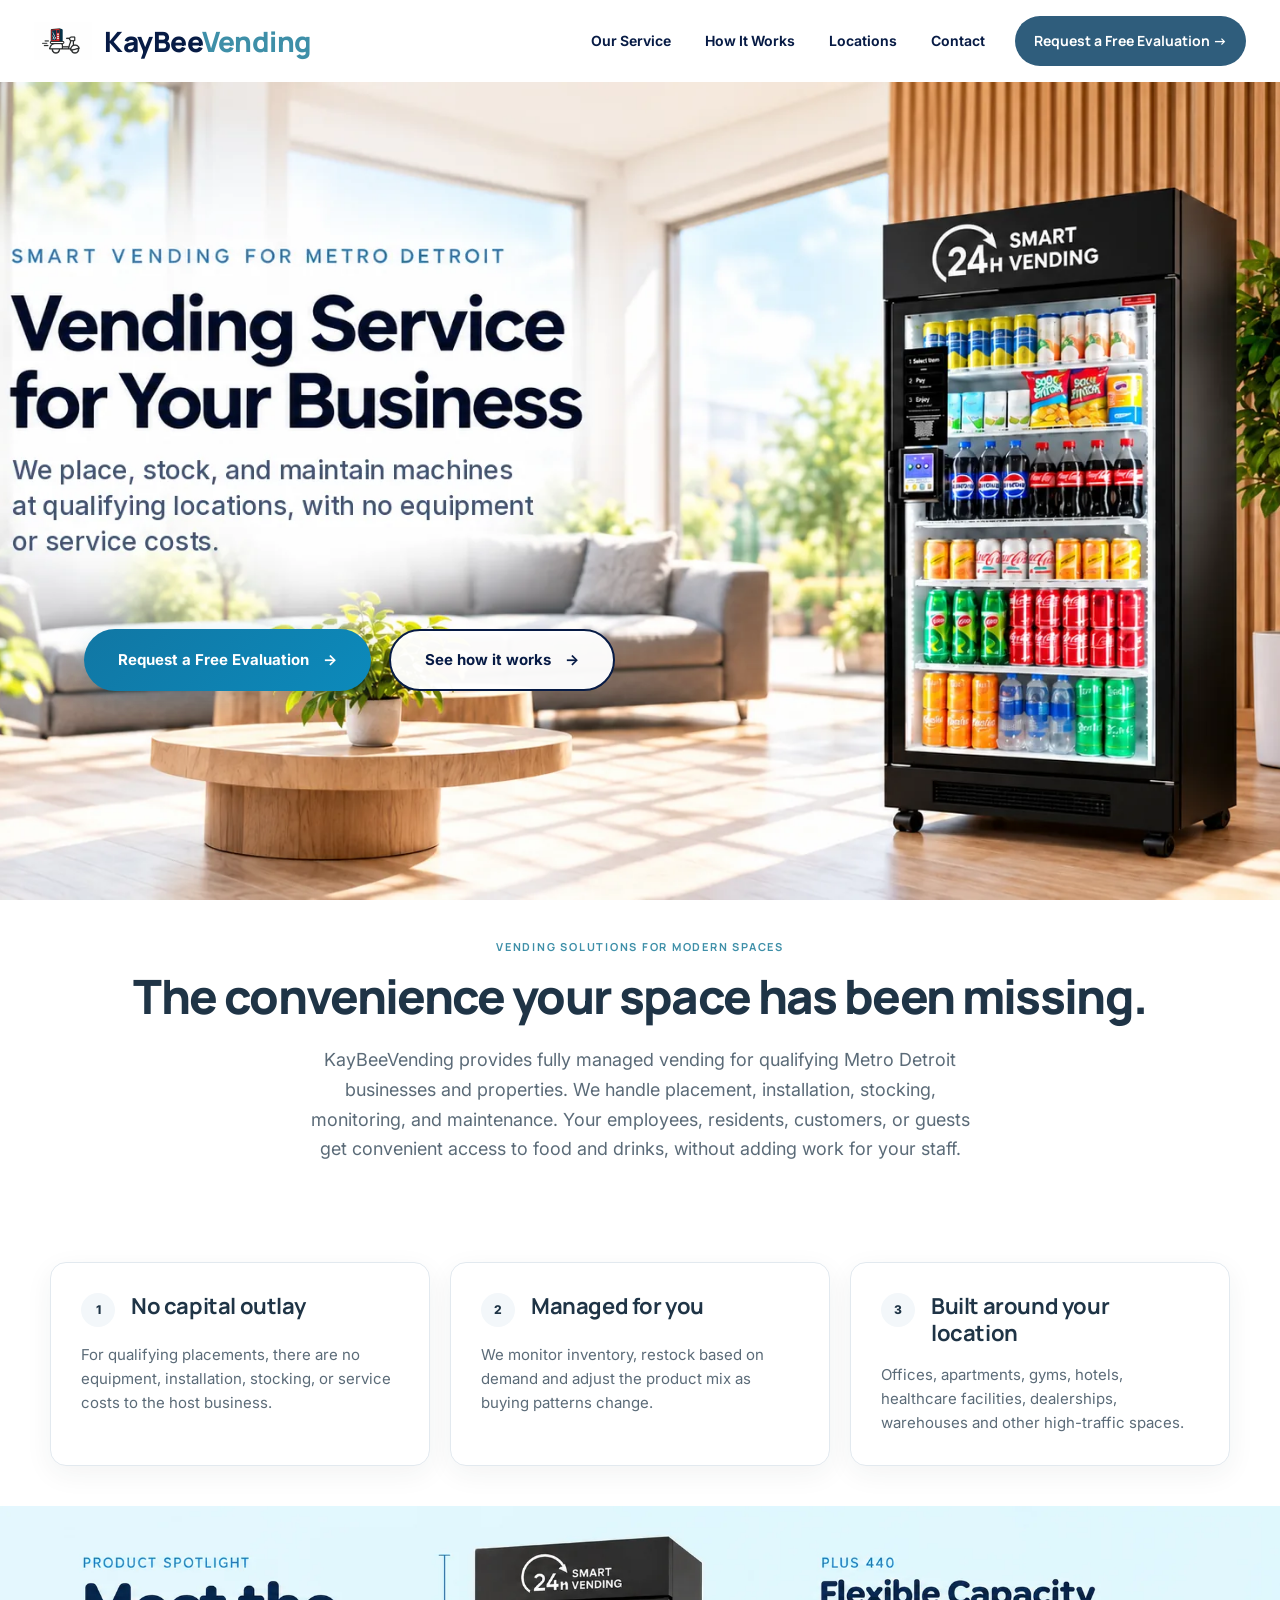
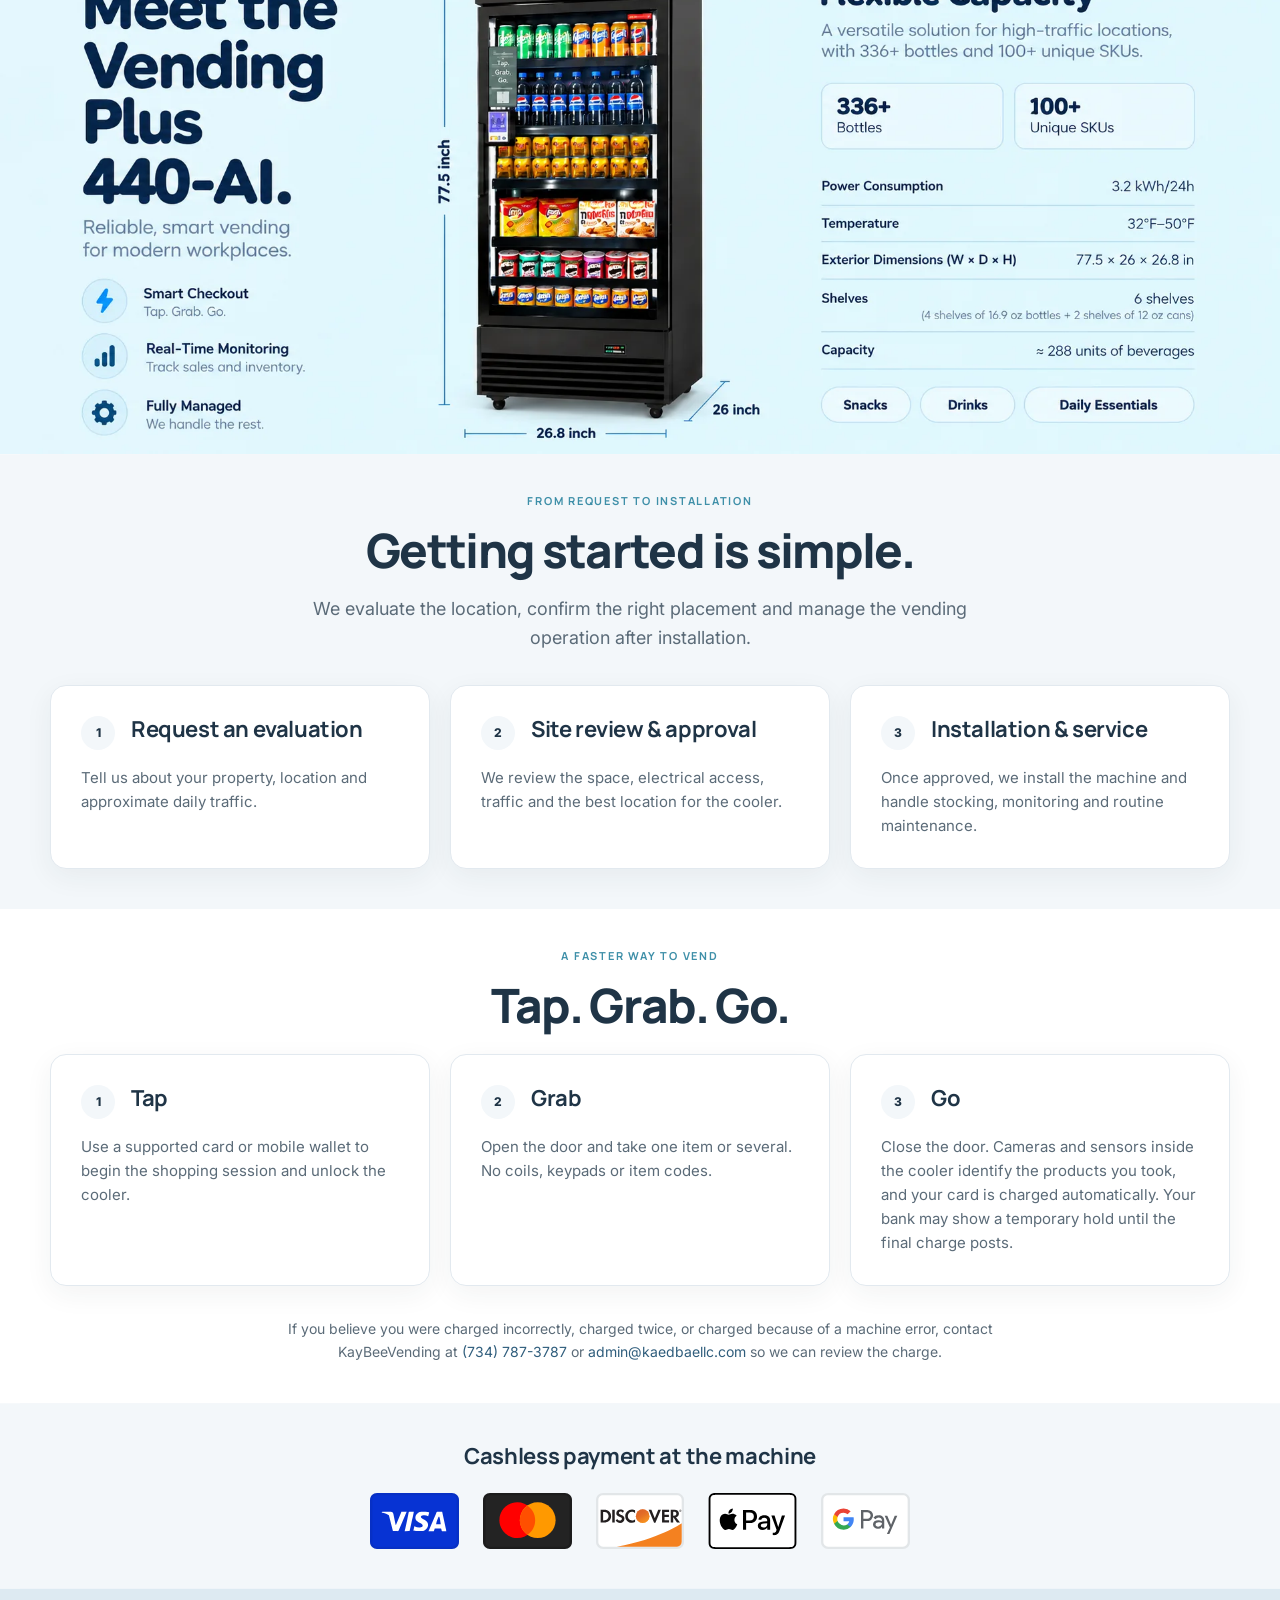
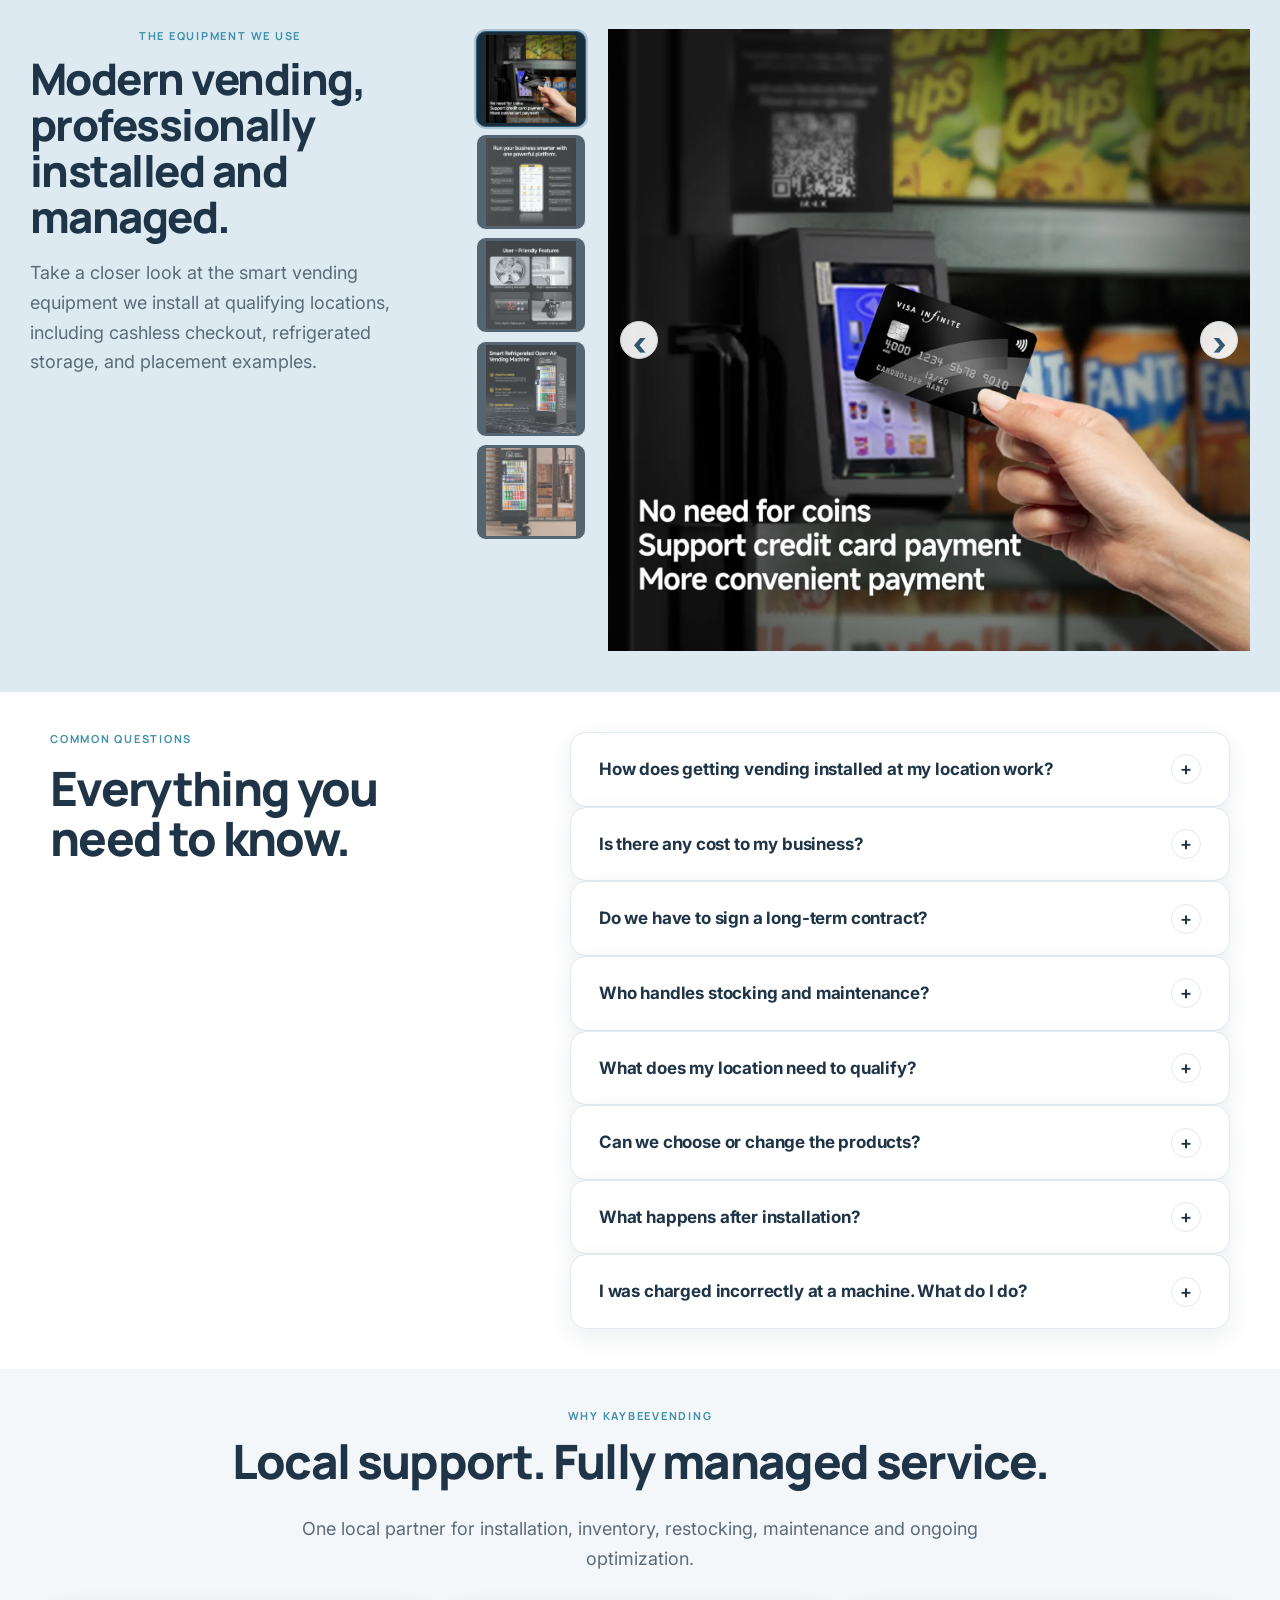
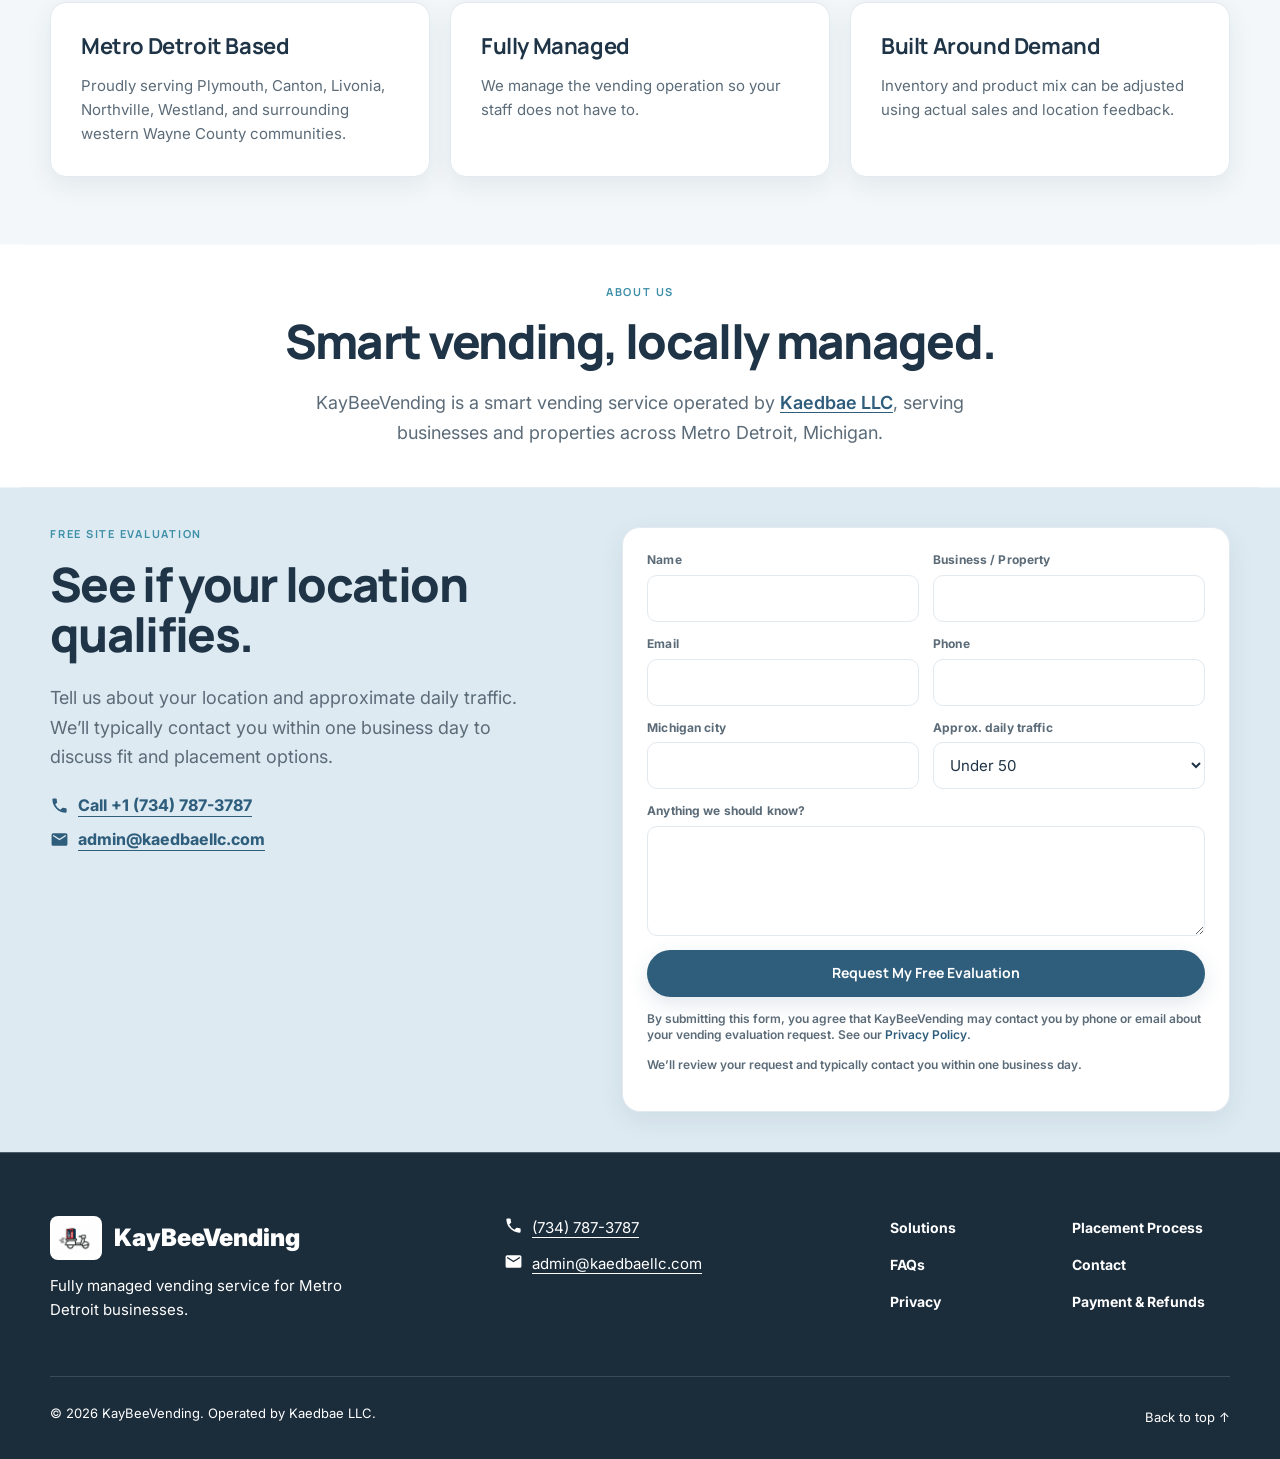
<file: index.html>
<!doctype html>
<html lang="en">
<head>
<meta charset="utf-8">
<meta name="viewport" content="width=device-width,initial-scale=1">
<title>Vending Machine Service in Metro Detroit | KayBeeVending</title>
<link rel="icon" type="image/png" href="assets/favicon.png">
<meta name="description" content="Fully managed smart vending for Metro Detroit businesses. We install, stock, and maintain vending coolers with no equipment or service costs to the host. Request a free evaluation.">
<link rel="canonical" href="https://kaybeevending.com/">
<meta property="og:title" content="Vending Machine Service in Metro Detroit | KayBeeVending">
<meta property="og:description" content="Fully managed smart vending for Metro Detroit businesses. We install, stock, and maintain vending coolers with no equipment or service costs to the host. Request a free evaluation.">
<meta property="og:type" content="website">
<meta property="og:url" content="https://kaybeevending.com/">
<meta property="og:image" content="https://kaybeevending.com/assets/plus440-machine-app.png">
<meta name="twitter:card" content="summary_large_image">
<script type="application/ld+json">
{
  "@context": "https://schema.org",
  "@type": "LocalBusiness",
  "name": "KayBeeVending",
  "legalName": "Kaedbae LLC",
  "url": "https://kaybeevending.com/",
  "logo": "https://kaybeevending.com/assets/kaybeevending-logo.png",
  "image": "https://kaybeevending.com/assets/plus440-machine-app.png",
  "telephone": "+1-734-787-3787",
  "email": "admin@kaedbaellc.com",
  "address": {
    "@type": "PostalAddress",
    "addressLocality": "Plymouth",
    "addressRegion": "MI",
    "addressCountry": "US"
  },
  "areaServed": [
    {"@type":"City","name":"Plymouth, Michigan"},
    {"@type":"City","name":"Canton, Michigan"},
    {"@type":"City","name":"Livonia, Michigan"},
    {"@type":"City","name":"Northville, Michigan"},
    {"@type":"City","name":"Westland, Michigan"},
    {"@type":"City","name":"Wayne, Michigan"},
    {"@type":"City","name":"Garden City, Michigan"},
    {"@type":"City","name":"Redford, Michigan"},
    {"@type":"City","name":"Dearborn Heights, Michigan"},
    {"@type":"City","name":"Romulus, Michigan"},
    {"@type":"City","name":"Belleville, Michigan"}
  ],
  "description": "Fully managed smart vending for Metro Detroit businesses. We install, stock, and maintain vending coolers with no equipment or service costs to the host. Request a free evaluation."
}
</script>
<link rel="preconnect" href="https://fonts.googleapis.com">
<link rel="preconnect" href="https://fonts.gstatic.com" crossorigin>
<link href="https://fonts.googleapis.com/css2?family=Inter:wght@400;500;600;700&family=Manrope:wght@600;700;800&display=swap" rel="stylesheet">
<link rel="stylesheet" href="styles.css?v=20260926-hero7">
<link rel="stylesheet" href="hero-reference.css?v=20260926-04">
<style id="hero-image-only-fix">
  /* Reference-matched top fold: header + hero fill one desktop viewport. */
  .sr-only{
    position:absolute !important;
    width:1px !important;
    height:1px !important;
    padding:0 !important;
    margin:-1px !important;
    overflow:hidden !important;
    clip:rect(0,0,0,0) !important;
    white-space:nowrap !important;
    border:0 !important;
  }
  .contact-bar{
    display:none !important;
  }

  .nav{
    height:82px !important;
    min-height:82px !important;
    padding-top:0 !important;
    padding-bottom:0 !important;
    background:#fff !important;
  }

  .hero-image-only{
    position:relative;
    display:block;
    width:100%;
    height:calc(100vh - 82px);
    height:calc(100dvh - 82px);
    min-height:0;
    max-height:none;
    margin:0;
    padding:0;
    overflow:hidden;
    background:#fff;
  }

  .hero-image-only picture{
    display:block;
    width:100%;
    height:100%;
    margin:0;
    padding:0;
  }

  .hero-image-only img{
    display:block;
    width:100%;
    height:100%;
    max-width:none;
    object-fit:cover;
    object-position:center center;
    margin:0;
    padding:0;
  }

  .hero-image-buttons{
    position:absolute;
    left:6.55%;
    bottom:25.5%;
    display:flex;
    gap:18px;
    z-index:3;
    align-items:center;
    flex-wrap:wrap;
  }

  .hero-overlay-btn{
    display:inline-flex;
    align-items:center;
    justify-content:center;
    gap:14px;
    min-height:62px;
    padding:0 34px;
    border-radius:999px;
    font-family:Inter,sans-serif;
    font-size:15px;
    font-weight:700;
    text-decoration:none;
    white-space:nowrap;
    transition:transform .18s ease,opacity .18s ease;
  }

  .hero-overlay-btn:hover{
    transform:translateY(-1px);
    opacity:.94;
  }

  .hero-overlay-btn.primary{
    background:linear-gradient(135deg,#1177a4,#0c8abb);
    color:#fff;
    border:0;
    box-shadow:0 8px 24px rgba(17,119,164,.18);
  }

  .hero-overlay-btn.secondary{
    background:rgba(255,255,255,.96);
    color:#071b45;
    border:2px solid #071b45;
  }

  @media (max-width:700px){
    .nav{
      min-height:68px !important;
    }

    .hero-image-only{
      width:100%;
      max-width:none;
      height:174vw;
      min-height:0;
      max-height:none;
      overflow:hidden;
    }

    .hero-image-only picture,
    .hero-image-only img{
      width:100%;
      max-width:none;
      height:auto;
      object-fit:initial;
      object-position:initial;
    }

    .hero-image-buttons{
      left:9.5%;
      right:9.5%;
      bottom:2.2%;
      display:grid;
      grid-template-columns:1fr;
      gap:12px;
    }

    .hero-overlay-btn{
      width:100%;
      min-height:56px;
      padding:0 20px;
      font-size:16px;
    }
  }

  @media (max-width:430px){
    .hero-image-only{
      height:174vw !important;
      min-height:0 !important;
      max-height:174vw !important;
      overflow:hidden !important;
    }

    .hero-image-only picture{
      display:block !important;
      height:100% !important;
      overflow:hidden !important;
    }

    .hero-image-only img{
      display:block !important;
      width:100% !important;
      height:auto !important;
      max-width:none !important;
    }

    .hero-image-buttons{
      left:8.5%;
      right:8.5%;
      bottom:12% !important;
    }

    .hero-overlay-btn{
      min-height:54px;
      font-size:15px;
    }
  }
</style>

<style id="phone-hero-final-crop">
  @media (max-width:700px){
    .hero-image-only{
      height:calc(100svh - 68px) !important;
      min-height:0 !important;
      max-height:calc(100svh - 68px) !important;
      overflow:hidden !important;
      position:relative !important;
    }
    .hero-image-only picture{
      display:block !important;
      width:100% !important;
      height:100% !important;
      overflow:hidden !important;
    }
    .hero-image-only picture img{
      display:block !important;
      width:100% !important;
      height:100% !important;
      max-width:none !important;
      object-fit:cover !important;
      object-position:center 58% !important;
    }
    .hero-image-buttons{
      left:8.5% !important;
      right:8.5% !important;
      bottom:3.5% !important;
      gap:10px !important;
    }
    .hero-overlay-btn{
      min-height:50px !important;
    }
  }
</style>

<style id="sticky-navigation">
  /* Keep the main navigation visible while scrolling on desktop and phone. */
  .nav{
    position:sticky !important;
    top:0 !important;
    z-index:5000 !important;
    background:#fff !important;
  }

  @media (max-width:700px){
    .nav{
      position:sticky !important;
      top:0 !important;
      z-index:5000 !important;
    }
  }
</style>
<style id="equipment-carousel-sizing">
  /* "The equipment we use" carousel: main image area up to 860 x 835, contained, never cropped.
     Scales down proportionally on smaller screens. Thumbnails keep their size. */
  #kbEquipmentCarousel #kbEquipmentStage{
    position:relative !important;
    width:100% !important;
    max-width:860px !important;
    height:auto !important;
    min-height:0 !important;
    max-height:none !important;
    aspect-ratio:860 / 835 !important;
    margin:0 auto !important;
    align-self:start !important;
    display:flex !important;
    align-items:center !important;
    justify-content:center !important;
    overflow:hidden !important;
  }
  #kbEquipmentCarousel #kbEquipmentImageWrap{
    position:relative !important;
    width:100% !important;
    height:100% !important;
    display:flex !important;
    align-items:center !important;
    justify-content:center !important;
  }
  #kbEquipmentCarousel #kbEquipmentMain{
    display:block !important;
    width:100% !important;
    height:100% !important;
    max-width:100% !important;
    max-height:100% !important;
    object-fit:contain !important;
    object-position:center center !important;
  }
  #kbEquipmentCarousel #kbEquipmentImageWrap .gallery-arrow{
    top:50% !important;
    transform:translateY(-50%) !important;
  }

  /* Desktop: widen this section so the image column can reach 860px. */
  @media (min-width:1181px){
    body section.product-showcase{
      max-width:1560px !important;
      grid-template-columns:minmax(300px,380px) minmax(0,1fr) !important;
    }
    body section.product-showcase #kbEquipmentCarousel{
      grid-template-columns:114px minmax(0,860px) !important;
      justify-content:end !important;
      align-items:start !important;
      max-width:none !important;
      width:100% !important;
    }
    body section.product-showcase #kbEquipmentThumbs .gallery-thumb{
      width:110px !important;
      height:96px !important;
      flex:0 0 auto !important;
    }
  }
</style>
<style id="phone-gallery-thumbs-fit">
  /* Phones: show all 5 carousel thumbnails in one row, no sideways scrolling. */
  @media (max-width:900px){
    #kbEquipmentCarousel #kbEquipmentThumbs{
      display:grid !important;
      grid-template-columns:repeat(5,minmax(0,1fr)) !important;
      grid-template-rows:auto !important;
      grid-auto-rows:auto !important;
      height:auto !important;
      max-height:none !important;
      min-height:0 !important;
      gap:8px !important;
      overflow:visible !important;
      padding:4px 0 8px !important;
      width:100% !important;
    }
    #kbEquipmentCarousel #kbEquipmentThumbs .gallery-thumb{
      flex:none !important;
      width:100% !important;
      min-width:0 !important;
      height:auto !important;
      aspect-ratio:1/1 !important;
    }
    #kbEquipmentCarousel #kbEquipmentThumbs .gallery-thumb img{
      width:100% !important;
      height:100% !important;
      object-fit:cover !important;
    }
  }
  /* Tablets: match the phone/desktop colors (teal band hid the eyebrow label). */
  @media (min-width:701px) and (max-width:1099px){
    .product-showcase{
      background:rgb(221,234,242) !important;
    }
    .product-showcase .gallery-copy h2{
      color:rgb(31,52,70) !important;
    }
    .product-showcase .gallery-copy p:not(.eyebrow){
      color:rgb(91,107,120) !important;
    }
  }
</style>
<script type="application/ld+json">
{
  "@context": "https://schema.org",
  "@type": "FAQPage",
  "mainEntity": [
    {
      "@type": "Question",
      "name": "How does getting vending installed at my location work?",
      "acceptedAnswer": {
        "@type": "Answer",
        "text": "Request a free evaluation and we'll typically contact you within one business day to review your location. Once approved, installation usually takes several days to a couple of weeks depending on machine availability and site requirements."
      }
    },
    {
      "@type": "Question",
      "name": "Is there any cost to my business?",
      "acceptedAnswer": {
        "@type": "Answer",
        "text": "No. For approved locations, there are no equipment, installation, stocking, or service costs to the host business. The host provides a standard electrical outlet. We earn revenue from purchases made at the machine."
      }
    },
    {
      "@type": "Question",
      "name": "Do we have to sign a long-term contract?",
      "acceptedAnswer": {
        "@type": "Answer",
        "text": "No. Our standard placement agreement has no minimum term. Either party may end it with 30 days' notice."
      }
    },
    {
      "@type": "Question",
      "name": "Who handles stocking and maintenance?",
      "acceptedAnswer": {
        "@type": "Answer",
        "text": "We do. KayBeeVending monitors inventory, restocks based on actual demand, maintains the machine and adjusts the product mix based on sales and feedback."
      }
    },
    {
      "@type": "Question",
      "name": "What does my location need to qualify?",
      "acceptedAnswer": {
        "@type": "Answer",
        "text": "We generally look for indoor locations with approximately 50 or more people passing through daily. Offices, apartments, gyms, hotels, healthcare facilities, dealerships, manufacturing facilities and warehouses can all be good candidates. Our free site evaluation determines whether your location is a good fit."
      }
    },
    {
      "@type": "Question",
      "name": "Can we choose or change the products?",
      "acceptedAnswer": {
        "@type": "Answer",
        "text": "Yes. The product mix can be adjusted based on your preferences, customer feedback and actual sales. Most standard food and beverage items are typically priced between $1.50 and $4.00, with some premium products priced higher. We do not sell alcohol or tobacco products."
      }
    },
    {
      "@type": "Question",
      "name": "What happens after installation?",
      "acceptedAnswer": {
        "@type": "Answer",
        "text": "We continue monitoring, stocking and servicing the machine. About 30 days after installation, we'll also follow up with your site contact to review the product mix, restocking schedule and overall placement."
      }
    },
    {
      "@type": "Question",
      "name": "I was charged incorrectly at a machine. What do I do?",
      "acceptedAnswer": {
        "@type": "Answer",
        "text": "Visit our Payment & Refunds page, or call (734) 787-3787 or email admin@kaedbaellc.com."
      }
    }
  ]
}
</script>
<style id="text-organization">
  /* Consistent text hierarchy across homepage sections. */

  /* 1. Section subtitles: one color, one size, comfortable line length. */
  body #solutions > p:not(.eyebrow),
  body #placement .placement-heading > p:not(.eyebrow),
  body .why-kaybee .why-heading > p:not(.eyebrow),
  body .product-showcase .gallery-copy > p:not(.eyebrow),
  body #contact > div > p:not(.eyebrow),
  body .about-kaybee > p:not(.eyebrow){
    color:rgb(91,107,120) !important;
    font-size:18px !important;
    line-height:1.65 !important;
    max-width:680px !important;
  }
  body #solutions > p:not(.eyebrow),
  body #placement .placement-heading > p:not(.eyebrow),
  body .why-kaybee .why-heading > p:not(.eyebrow),
  body .about-kaybee > p:not(.eyebrow){
    margin-left:auto !important;
    margin-right:auto !important;
    text-align:center !important;
  }

  /* 2. "Local support" cards match the other cards on the page. */
  body .why-kaybee .why-grid h3{
    font-family:var(--font-heading),"Manrope",sans-serif !important;
    font-size:22px !important;
    font-weight:700 !important;
    color:rgb(31,52,70) !important;
    line-height:1.22 !important;
  }
  body .why-kaybee .why-grid p{
    font-size:15px !important;
    line-height:1.6 !important;
    color:rgb(91,107,120) !important;
  }

  /* 3. FAQ questions in dark navy so they read as headings. */
  body #faq summary{
    color:rgb(31,52,70) !important;
  }
  body #faq details p{
    color:rgb(91,107,120) !important;
    font-size:16px !important;
    line-height:1.65 !important;
  }

  /* 4. About us: everything centered under the heading. */
  body .about-kaybee{
    text-align:center !important;
  }
  body .about-kaybee .about-parent-link{
    color:rgb(47,93,124) !important;
    font-weight:600 !important;
    text-decoration:underline !important;
    text-underline-offset:3px !important;
  }

  /* 5. Refund note under Tap/Grab/Go: centered, readable width. */
  body #how .payment-disclosure{
    max-width:720px !important;
    margin:32px auto 0 !important;
    text-align:center !important;
    font-size:14px !important;
    line-height:1.6 !important;
    color:rgb(91,107,120) !important;
  }

  /* Phones: text sizes tuned for small screens. */
  @media (max-width:700px){
    body main .eyebrow{
      font-size:11px !important;
      letter-spacing:1.6px !important;
    }
    body #solutions > p:not(.eyebrow),
    body #placement .placement-heading > p:not(.eyebrow),
    body .why-kaybee .why-heading > p:not(.eyebrow),
    body .product-showcase .gallery-copy > p:not(.eyebrow),
    body section.product-showcase div.gallery-copy > p:last-child,
    body #contact > div > p:not(.eyebrow),
    body .about-kaybee > p:not(.eyebrow){
      font-size:16px !important;
      line-height:1.6 !important;
    }
    body .why-kaybee .why-grid h3{
      font-size:20px !important;
    }
    body .why-kaybee .why-grid p{
      font-size:14px !important;
    }
    body #faq details p{
      font-size:15px !important;
    }
    body #leadForm .form-note{
      font-size:12px !important;
      font-weight:500 !important;
      line-height:1.5 !important;
    }
    body .site-footer .footer-nav a,
    body .site-footer .footer-bottom a,
    body .site-footer .footer-contact a{
      display:inline-flex !important;
      align-items:center !important;
      min-height:40px !important;
    }
    body .site-footer,
    body .site-footer .footer-brand,
    body .site-footer .footer-contact,
    body .site-footer .footer-bottom{
      text-align:center !important;
    }
    body .site-footer .footer-brand,
    body .site-footer .footer-contact,
    body .site-footer .footer-bottom{
      display:flex !important;
      flex-direction:column !important;
      align-items:center !important;
      justify-content:center !important;
    }
    body .site-footer .footer-contact > span{
      display:none !important;
    }
    body .site-footer .footer-bottom{
      gap:4px !important;
    }
  }

  /* Phones/tablets: center the contact links to match the centered text above them. */
  @media (max-width:900px){
    body #contact .contact-links{
      align-items:center !important;
    }
  }

  /* 6. Two-column sections: left-align the text column on wider screens. */
  @media (min-width:901px){
    body .product-showcase .gallery-copy,
    body #faq .faq-heading,
    body #contact > div{
      text-align:left !important;
    }
    body .product-showcase .gallery-copy > *,
    body #faq .faq-heading > *,
    body #contact > div > *{
      margin-left:0 !important;
      margin-right:0 !important;
      text-align:left !important;
    }
    body section.product-showcase div.gallery-copy > p:last-child,
    body section.product-showcase div.gallery-copy > p:not(.eyebrow){
      text-align:left !important;
      margin-left:0 !important;
    }
    body #contact .contact-links{
      align-items:flex-start !important;
    }
    body #contact .contact-links a{
      justify-content:flex-start !important;
    }
  }
</style>
</head>
<body>
<div class="contact-bar" aria-label="Contact KayBeeVending">
  <div class="contact-bar-inner">
    <a href="tel:+17347873787" aria-label="Call KayBeeVending at 734 787 3787">
      <svg viewBox="0 0 24 24" aria-hidden="true"><path d="M6.62 10.79a15.46 15.46 0 0 0 6.59 6.59l2.2-2.2a1 1 0 0 1 1.02-.24c1.12.37 2.33.57 3.57.57a1 1 0 0 1 1 1V20a1 1 0 0 1-1 1C10.61 21 3 13.39 3 4a1 1 0 0 1 1-1h3.5a1 1 0 0 1 1 1c0 1.25.2 2.45.57 3.57a1 1 0 0 1-.25 1.02l-2.2 2.2Z"/></svg>
      <span>(734) 787-3787</span>
    </a>
    <a href="mailto:admin@kaedbaellc.com?subject=KayBeeVending%20Inquiry" aria-label="Email KayBeeVending">
      <svg viewBox="0 0 24 24" aria-hidden="true"><path d="M20 4H4a2 2 0 0 0-2 2v12a2 2 0 0 0 2 2h16a2 2 0 0 0 2-2V6a2 2 0 0 0-2-2Zm0 4-8 5-8-5V6l8 5 8-5v2Z"/></svg>
      <span>admin@kaedbaellc.com</span>
    </a>
  </div>
</div>
<header class="nav" id="top">
<a class="brand" href="#top" aria-label="KayBeeVending home"><img class="brand-logo" src="assets/kaybeevending-logo.webp" alt="KayBeeVending logo" width="1536" height="1024"><span>KayBee<span class="accent">Vending</span></span></a>
<button class="menu" aria-label="Open navigation" aria-expanded="false">☰</button>
<nav><a href="#solutions">Our Service</a><a href="#how">How It Works</a><a href="#placement">Locations</a><a href="#contact">Contact</a></nav>
<a class="btn small desktop-cta" href="#contact">Request a Free Evaluation →</a>
</header>
<main>
<section class="hero-image-only" aria-label="KayBeeVending smart vending service">
  <h1 class="sr-only">Vending Service for Your Business</h1>
  <picture>
    <source media="(max-width: 700px)" type="image/webp" srcset="assets/kaybee-vending-hero-phone.webp?v=20260927-nocost">
    <source media="(max-width: 700px)" srcset="assets/kaybee-vending-hero-phone.png?v=20260927-nocost">
    <source type="image/webp" srcset="assets/kaybee-vending-hero-desktop.webp?v=20260927-nocost">
    <img src="assets/kaybee-vending-hero-desktop.png?v=20260927-nocost" alt="KayBeeVending smart vending service for Metro Detroit businesses, shown with a smart vending cooler in a modern business setting." width="1672" height="941" fetchpriority="high">
  </picture>

  <div class="hero-image-buttons">
    <a class="hero-overlay-btn primary" href="#contact">
      Request a Free Evaluation <span aria-hidden="true">→</span>
    </a>
    <a class="hero-overlay-btn secondary" href="#how">
      See how it works <span aria-hidden="true">→</span>
    </a>
  </div>
</section>

<section id="solutions" class="intro"><p class="eyebrow">VENDING SOLUTIONS FOR MODERN SPACES</p><h2>The convenience your space has been missing.</h2><p>KayBeeVending provides fully managed vending for qualifying Metro Detroit businesses and properties. We handle placement, installation, stocking, monitoring, and maintenance. Your employees, residents, customers, or guests get convenient access to food and drinks, without adding work for your staff.</p></section>
<section class="benefits kb-card-grid"><article class="kb-card"><span class="kb-card-badge">1</span><h3 class="kb-card-title">No capital outlay</h3><p class="kb-card-text">For qualifying placements, there are no equipment, installation, stocking, or service costs to the host business.</p></article><article class="kb-card"><span class="kb-card-badge">2</span><h3 class="kb-card-title">Managed for you</h3><p class="kb-card-text">We monitor inventory, restock based on demand and adjust the product mix as buying patterns change.</p></article><article class="kb-card"><span class="kb-card-badge">3</span><h3 class="kb-card-title">Built around your location</h3><p class="kb-card-text">Offices, apartments, gyms, hotels, healthcare facilities, dealerships, warehouses and other high-traffic spaces.</p></article></section>
<section id="machine" class="machine-section machine-integrated">
  <picture class="machine-integrated-picture">
    <source media="(max-width: 700px)" type="image/webp" srcset="assets/plus440-product-spotlight-mobile.webp">
    <source media="(max-width: 700px)" srcset="assets/plus440-product-spotlight-mobile.png">
    <source type="image/webp" srcset="assets/plus440-product-spotlight.webp">
    <img class="machine-integrated-art" src="assets/plus440-product-spotlight.png" alt="Vending Plus 440-AI product spotlight with dimensions, capacity, specifications and features" width="1916" height="821" loading="lazy">
  </picture>
  <a class="machine-integrated-cta" href="#contact" aria-label="See if your location qualifies"></a>
</section>
<section id="placement" class="placement-process">
  <div class="placement-heading"><p class="eyebrow">FROM REQUEST TO INSTALLATION</p><h2>Getting started is simple.</h2><p>We evaluate the location, confirm the right placement and manage the vending operation after installation.</p></div>
  <div class="placement-steps kb-card-grid">
    <article class="kb-card"><span class="kb-card-badge">1</span><h3 class="kb-card-title">Request an evaluation</h3><p class="kb-card-text">Tell us about your property, location and approximate daily traffic.</p></article>
    <article class="kb-card"><span class="kb-card-badge">2</span><h3 class="kb-card-title">Site review &amp; approval</h3><p class="kb-card-text">We review the space, electrical access, traffic and the best location for the cooler.</p></article>
    <article class="kb-card"><span class="kb-card-badge">3</span><h3 class="kb-card-title">Installation &amp; service</h3><p class="kb-card-text">Once approved, we install the machine and handle stocking, monitoring and routine maintenance.</p></article>
  </div>
</section>
<section id="how" class="how"><p class="eyebrow">A FASTER WAY TO VEND</p><h2>Tap. Grab. Go.</h2><div class="steps kb-card-grid"><div class="kb-card"><span class="kb-card-badge">1</span><h3 class="kb-card-title">Tap</h3><p class="kb-card-text">Use a supported card or mobile wallet to begin the shopping session and unlock the cooler.</p></div><div class="kb-card"><span class="kb-card-badge">2</span><h3 class="kb-card-title">Grab</h3><p class="kb-card-text">Open the door and take one item or several. No coils, keypads or item codes.</p></div><div class="kb-card"><span class="kb-card-badge">3</span><h3 class="kb-card-title">Go</h3><p class="kb-card-text">Close the door. Cameras and sensors inside the cooler identify the products you took, and your card is charged automatically. Your bank may show a temporary hold until the final charge posts.</p></div></div><p class="payment-disclosure">If you believe you were charged incorrectly, charged twice, or charged because of a machine error, contact KayBeeVending at <a href="tel:+17347873787">(734) 787-3787</a> or <a href="mailto:admin@kaedbaellc.com">admin@kaedbaellc.com</a> so we can review the charge.</p></section>
<section class="safe-checkout" aria-labelledby="safe-checkout-title">
  <div class="safe-checkout-rule"><h2 id="safe-checkout-title"><span class="payment-heading-default">Cashless payment at the machine</span><span class="payment-heading-polished" hidden>Cashless payment at the machine</span></h2></div>
  <div class="payment-methods payment-methods-default" aria-label="Accepted payment methods">
    <span class="payment-brand visa">VISA</span>
    <span class="payment-brand mastercard"><i></i><b>mastercard.</b></span>
    <span class="payment-brand discover">DISCOVER</span>
      </div>
  <div class="payment-methods payment-methods-polished" hidden aria-label="Accepted payment methods at the vending machine">
    <img src="assets/payment/visa.svg" alt="Visa" width="64" height="40" loading="lazy" onerror="this.style.display='none'">
    <img src="assets/payment/master.svg" alt="Mastercard" width="64" height="40" loading="lazy" onerror="this.style.display='none'">
    <img src="assets/payment/discover.svg" alt="Discover" width="64" height="40" loading="lazy" onerror="this.style.display='none'">
    <img src="assets/payment/apple_pay.svg" alt="Apple Pay" width="64" height="40" loading="lazy" onerror="this.style.display='none'">
    <img src="assets/payment/google_pay.svg" alt="Google Pay" width="64" height="40" loading="lazy" onerror="this.style.display='none'">
  </div>
</section>
<section class="product-showcase" aria-labelledby="gallery-title">
  <div class="gallery-copy">
    <p class="eyebrow">THE EQUIPMENT WE USE</p>
    <h2 id="gallery-title">Modern vending, professionally installed and managed.</h2>
    <p>Take a closer look at the smart vending equipment we install at qualifying locations, including cashless checkout, refrigerated storage, and placement examples.</p>
  </div>
  <div class="product-gallery" id="kbEquipmentCarousel">
    <div class="gallery-thumbs" id="kbEquipmentThumbs" role="tablist" aria-label="Vending Plus 440-AI photos">
      <button class="gallery-thumb active" type="button" data-image="assets/cashless.webp" data-alt="Cashless card and mobile payment interface on the Vending Plus 440-AI" data-caption="Cashless payment"><img src="assets/cashless.webp" alt="Cashless card and mobile payment interface on the Vending Plus 440-AI" width="1549" height="1501" loading="lazy"></button>
      <button class="gallery-thumb" type="button" data-image="assets/platform.webp" data-alt="Remote inventory and vending management platform dashboard" data-caption="Remote management platform"><img src="assets/platform.webp" alt="Remote inventory and vending management platform dashboard" width="1554" height="1516" loading="lazy"></button>
      <button class="gallery-thumb" type="button" data-image="assets/user-friendly.webp" data-alt="Customer-facing hardware and access features of the Vending Plus 440-AI" data-caption="Customer-friendly hardware"><img src="assets/user-friendly.webp" alt="Customer-facing hardware and access features of the Vending Plus 440-AI" width="1551" height="1515" loading="lazy"></button>
      <button class="gallery-thumb" type="button" data-image="assets/refrigerated.webp" data-alt="Refrigerated Vending Plus 440-AI cooler with stocked shelves" data-caption="Refrigerated storage"><img src="assets/refrigerated.webp" alt="Refrigerated Vending Plus 440-AI cooler with stocked shelves" width="1549" height="1506" loading="lazy"></button>
      <button class="gallery-thumb" type="button" data-image="assets/gym-placement.webp" data-alt="Vending Plus 440-AI smart cooler installed in a gym environment" data-caption="Example gym placement"><img src="assets/gym-placement.webp" alt="Vending Plus 440-AI smart cooler installed in a gym environment" width="1556" height="1514" loading="lazy"></button>
    </div>
    <div class="gallery-stage" id="kbEquipmentStage">
      <div class="gallery-image-wrap" id="kbEquipmentImageWrap">
        <img id="kbEquipmentMain" src="assets/cashless.webp" alt="Cashless card and mobile payment interface on the Vending Plus 440-AI" width="1549" height="1501" loading="lazy">
        <button class="gallery-arrow prev" id="kbEquipmentPrev" type="button" aria-label="Previous image" style="z-index:9999;pointer-events:auto;">‹</button>
        <button class="gallery-arrow next" id="kbEquipmentNext" type="button" aria-label="Next image" style="z-index:9999;pointer-events:auto;">›</button>
      </div>
    </div>
  </div>
</section>
<section id="faq" class="faq-wrap">
  <div class="faq-heading">
    <p class="eyebrow">COMMON QUESTIONS</p>
    <h2>Everything you need to know.</h2>
  </div>

  <div class="faq">

    <details>
      <summary>How does getting vending installed at my location work?</summary>
      <p>Request a free evaluation and we'll typically contact you within one business day to review your location. Once approved, installation usually takes several days to a couple of weeks depending on machine availability and site requirements.</p>
    </details>

    <details>
      <summary>Is there any cost to my business?</summary>
      <p>No. For approved locations, there are no equipment, installation, stocking, or service costs to the host business. The host provides a standard electrical outlet. We earn revenue from purchases made at the machine.</p>
    </details>

    <details>
      <summary>Do we have to sign a long-term contract?</summary>
      <p>No. Our standard placement agreement has no minimum term. Either party may end it with 30 days' notice.</p>
    </details>

    <details>
      <summary>Who handles stocking and maintenance?</summary>
      <p>We do. KayBeeVending monitors inventory, restocks based on actual demand, maintains the machine and adjusts the product mix based on sales and feedback.</p>
    </details>

    <details>
      <summary>What does my location need to qualify?</summary>
      <p>We generally look for indoor locations with approximately 50 or more people passing through daily. Offices, apartments, gyms, hotels, healthcare facilities, dealerships, manufacturing facilities and warehouses can all be good candidates. Our free site evaluation determines whether your location is a good fit.</p>
    </details>

    <details>
      <summary>Can we choose or change the products?</summary>
      <p>Yes. The product mix can be adjusted based on your preferences, customer feedback and actual sales. Most standard food and beverage items are typically priced between $1.50 and $4.00, with some premium products priced higher. We do not sell alcohol or tobacco products.</p>
    </details>

    <details>
      <summary>What happens after installation?</summary>
      <p>We continue monitoring, stocking and servicing the machine. About 30 days after installation, we'll also follow up with your site contact to review the product mix, restocking schedule and overall placement.</p>
    </details>

    <details>
      <summary>I was charged incorrectly at a machine. What do I do?</summary>
      <p>Visit our <a href="refunds.html">Payment &amp; Refunds page</a>, or call <a href="tel:+17347873787">(734) 787-3787</a> or email <a href="mailto:admin@kaedbaellc.com">admin@kaedbaellc.com</a>.</p>
    </details>

  </div>
</section>
  <section class="why-kaybee combined-why">
  <div class="why-heading">
    <p class="eyebrow">WHY KAYBEEVENDING</p>
    <h2>Local support. Fully managed service.</h2>
    <p>One local partner for installation, inventory, restocking, maintenance and ongoing optimization.</p>
  </div>
  <div class="why-grid">
    <article><h3>Metro Detroit Based</h3><p>Proudly serving Plymouth, Canton, Livonia, Northville, Westland, and surrounding western Wayne County communities.</p></article>
    <article><h3>Fully Managed</h3><p>We manage the vending operation so your staff does not have to.</p></article>
    <article><h3>Built Around Demand</h3><p>Inventory and product mix can be adjusted using actual sales and location feedback.</p></article>
  </div>
  
</section>
<section class="about-kaybee">
  <p class="eyebrow">About us</p>
  <h2>Smart vending, locally managed.</h2>
  <p>KayBeeVending is a smart vending service operated by <a class="about-parent-link" href="https://kaedbaellc.com/" target="_blank" rel="noopener noreferrer">Kaedbae LLC</a>, serving businesses and properties across Metro Detroit, Michigan.</p>
</section>
<section id="contact" class="cta"><div><p class="eyebrow">FREE SITE EVALUATION</p><h2>See if your location qualifies.</h2><p>Tell us about your location and approximate daily traffic. We’ll typically contact you within one business day to discuss fit and placement options.</p><div class="contact-links"><a class="phone-link" href="tel:+17347873787" aria-label="Call KayBeeVending at 734 787 3787"><svg class="contact-icon" viewBox="0 0 24 24" aria-hidden="true"><path d="M6.62 10.79a15.46 15.46 0 0 0 6.59 6.59l2.2-2.2a1 1 0 0 1 1.02-.24c1.12.37 2.33.57 3.57.57a1 1 0 0 1 1 1V20a1 1 0 0 1-1 1C10.61 21 3 13.39 3 4a1 1 0 0 1 1-1h3.5a1 1 0 0 1 1 1c0 1.25.2 2.45.57 3.57a1 1 0 0 1-.25 1.02l-2.2 2.2Z"/></svg><span>Call +1 (734) 787-3787</span></a><a class="email-link" href="mailto:admin@kaedbaellc.com?subject=KayBeeVending%20Inquiry" aria-label="Email KayBeeVending"><svg class="contact-icon" viewBox="0 0 24 24" aria-hidden="true"><path d="M20 4H4a2 2 0 0 0-2 2v12a2 2 0 0 0 2 2h16a2 2 0 0 0 2-2V6a2 2 0 0 0-2-2Zm0 4-8 5-8-5V6l8 5 8-5v2Z"/></svg><span>admin@kaedbaellc.com</span></a></div></div><form id="leadForm" action="https://formspree.io/f/myezwjwp" method="POST"><label>Name<input required name="name" autocomplete="name"></label><label>Business / Property<input required name="business" autocomplete="organization"></label><label>Email<input required type="email" name="email" autocomplete="email"></label><label>Phone<input name="phone" autocomplete="tel"></label><label>Michigan city<input required name="city"></label><label>Approx. daily traffic<select name="traffic"><option>Under 50</option><option>50–100</option><option>100–250</option><option>250+</option><option>Not sure</option></select></label><label class="full">Anything we should know?<textarea name="message" rows="4"></textarea></label><button class="btn full" type="submit">Request My Free Evaluation</button><p class="form-note full">By submitting this form, you agree that KayBeeVending may contact you by phone or email about your vending evaluation request. See our <a href="privacy.html">Privacy Policy</a>.</p><p class="form-note full">We’ll review your request and typically contact you within one business day.</p><p class="form-note full" id="formStatus"></p></form></section>
</main>
<footer class="site-footer">
  <div class="footer-brand"><a class="footer-logo" href="#top"><img src="assets/kaybeevending-logo.webp" alt="KayBeeVending logo" width="1536" height="1024" loading="lazy"><strong>KayBeeVending</strong></a><span>Fully managed vending service for Metro Detroit businesses.</span></div>

  <div class="footer-contact">
    <a class="phone-link" href="tel:+17347873787" aria-label="Call KayBeeVending at 734 787 3787"><svg class="contact-icon" viewBox="0 0 24 24" aria-hidden="true"><path d="M6.62 10.79a15.46 15.46 0 0 0 6.59 6.59l2.2-2.2a1 1 0 0 1 1.02-.24c1.12.37 2.33.57 3.57.57a1 1 0 0 1 1 1V20a1 1 0 0 1-1 1C10.61 21 3 13.39 3 4a1 1 0 0 1 1-1h3.5a1 1 0 0 1 1 1c0 1.25.2 2.45.57 3.57a1 1 0 0 1-.25 1.02l-2.2 2.2Z"/></svg><span>(734) 787-3787</span></a>
    <span>·</span>
    <a class="email-link" href="mailto:admin@kaedbaellc.com?subject=KayBeeVending%20Inquiry" aria-label="Email KayBeeVending"><svg class="contact-icon" viewBox="0 0 24 24" aria-hidden="true"><path d="M20 4H4a2 2 0 0 0-2 2v12a2 2 0 0 0 2 2h16a2 2 0 0 0 2-2V6a2 2 0 0 0-2-2Zm0 4-8 5-8-5V6l8 5 8-5v2Z"/></svg><span>admin@kaedbaellc.com</span></a>
  </div>

  <nav class="footer-nav">
    <a href="#solutions">Solutions</a>
    <a href="#placement">Placement Process</a>
    <a href="#faq">FAQs</a>
    <a href="#contact">Contact</a>
    <a href="privacy.html">Privacy</a>
    <a href="refunds.html">Payment &amp; Refunds</a>
  </nav>

  <div class="footer-bottom">
    <span>© 2026 KayBeeVending. Operated by Kaedbae LLC.</span>
    <a href="#top">Back to top ↑</a>
  </div>
</footer>
<script src="script.js?v=20260927-fix1"></script>

<script>
document.addEventListener('DOMContentLoaded', function () {
  const carousel = document.getElementById('kbEquipmentCarousel');
  if (!carousel) return;

  const mainImage = document.getElementById('kbEquipmentMain');
  const prevButton = document.getElementById('kbEquipmentPrev');
  const nextButton = document.getElementById('kbEquipmentNext');
  const stage = document.getElementById('kbEquipmentStage');
  const thumbnails = Array.from(
    document.querySelectorAll('#kbEquipmentThumbs .gallery-thumb')
  );

  if (!mainImage || !prevButton || !nextButton || !stage || thumbnails.length !== 5) {
    return;
  }

  let currentIndex = Math.max(
    0,
    thumbnails.findIndex(function (thumb) {
      return thumb.classList.contains('active');
    })
  );

  function render(index) {
    currentIndex = (index + thumbnails.length) % thumbnails.length;
    const activeThumb = thumbnails[currentIndex];

    mainImage.src = activeThumb.dataset.image;
    mainImage.alt = activeThumb.dataset.alt || '';

    thumbnails.forEach(function (thumb, thumbIndex) {
      const isActive = thumbIndex === currentIndex;
      thumb.classList.toggle('active', isActive);
      thumb.setAttribute('aria-selected', isActive ? 'true' : 'false');
    });
  }

  prevButton.addEventListener('click', function (event) {
    event.preventDefault();
    event.stopPropagation();
    render(currentIndex - 1);
  });

  nextButton.addEventListener('click', function (event) {
    event.preventDefault();
    event.stopPropagation();
    render(currentIndex + 1);
  });

  thumbnails.forEach(function (thumb, index) {
    thumb.addEventListener('click', function () {
      render(index);
    });
  });

  let touchStartX = null;

  stage.addEventListener('touchstart', function (event) {
    const touch = event.changedTouches[0];
    touchStartX = touch ? touch.clientX : null;
  }, { passive: true });

  stage.addEventListener('touchend', function (event) {
    if (touchStartX === null) return;

    const touch = event.changedTouches[0];
    if (!touch) return;

    const deltaX = touch.clientX - touchStartX;
    touchStartX = null;

    if (Math.abs(deltaX) < 45) return;

    if (deltaX < 0) {
      render(currentIndex + 1);
    } else {
      render(currentIndex - 1);
    }
  }, { passive: true });

  render(currentIndex);
});
</script>

</body>
</html>
</file>
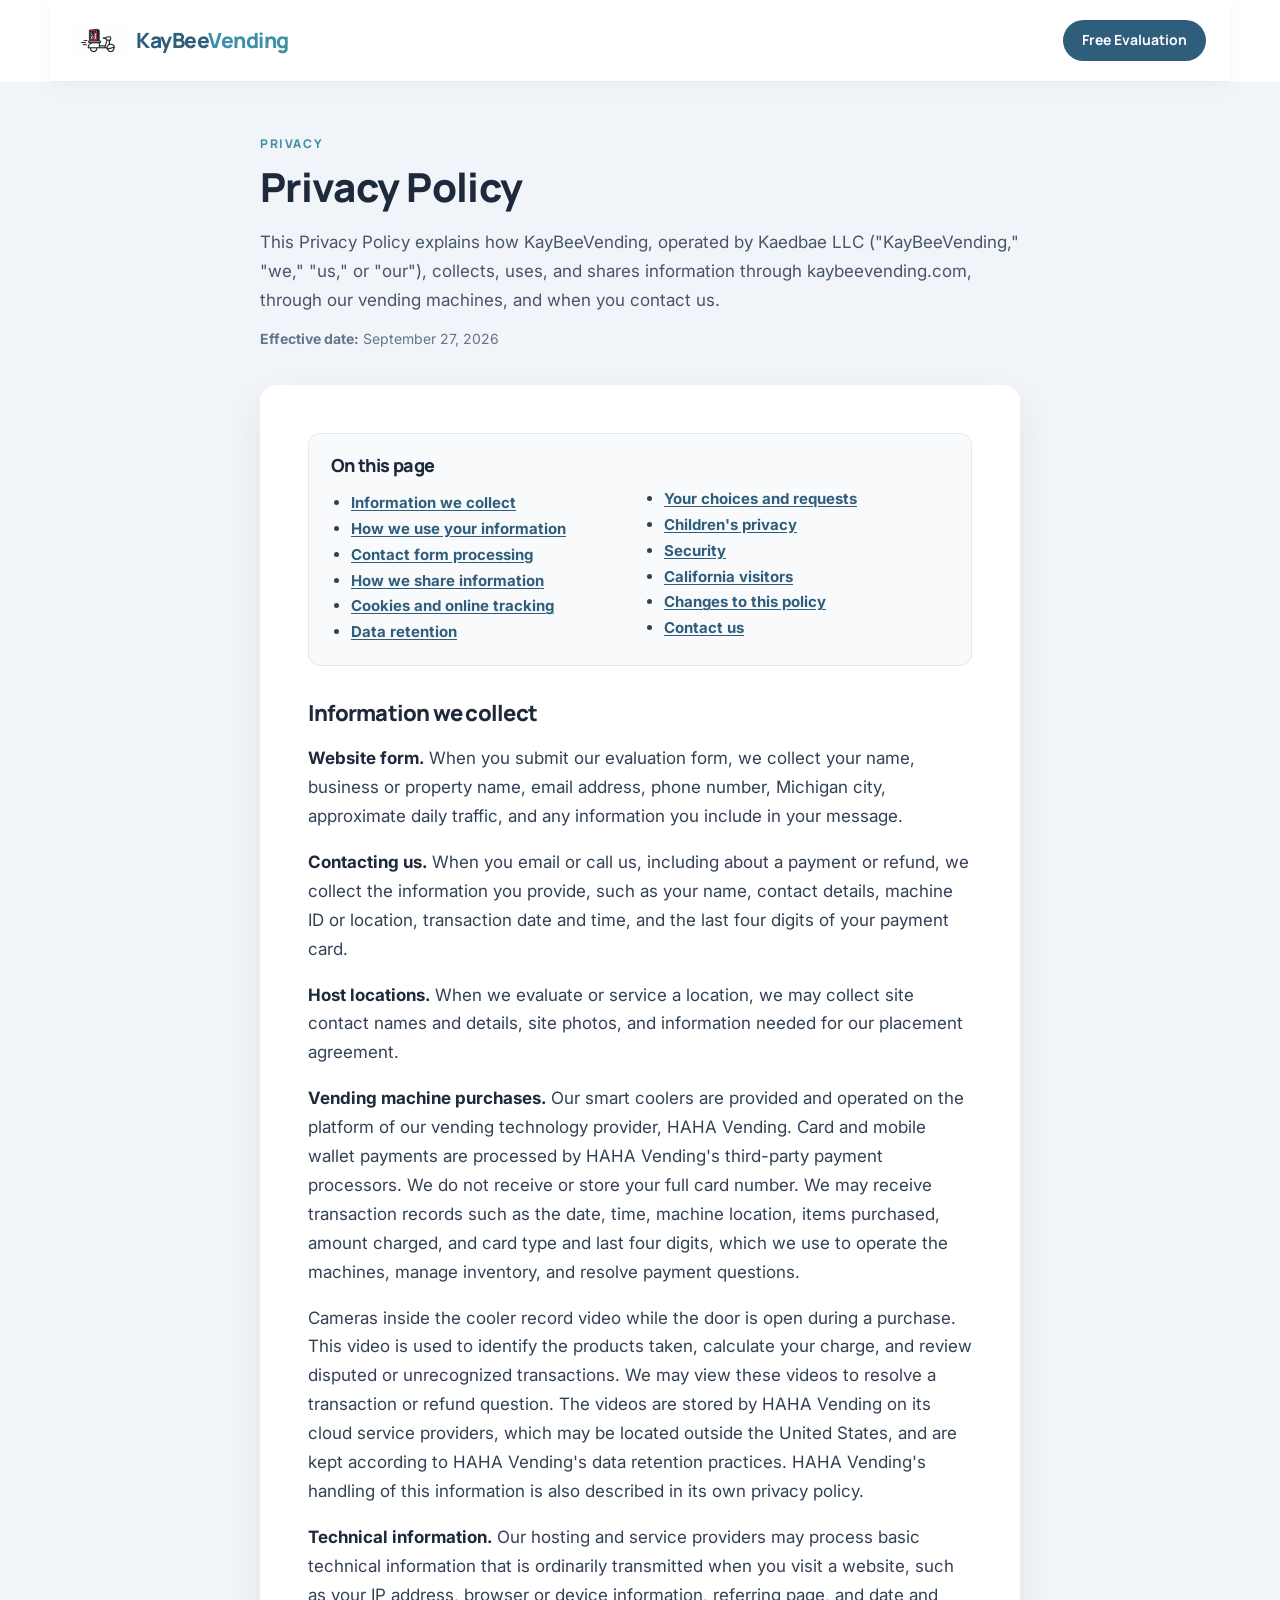
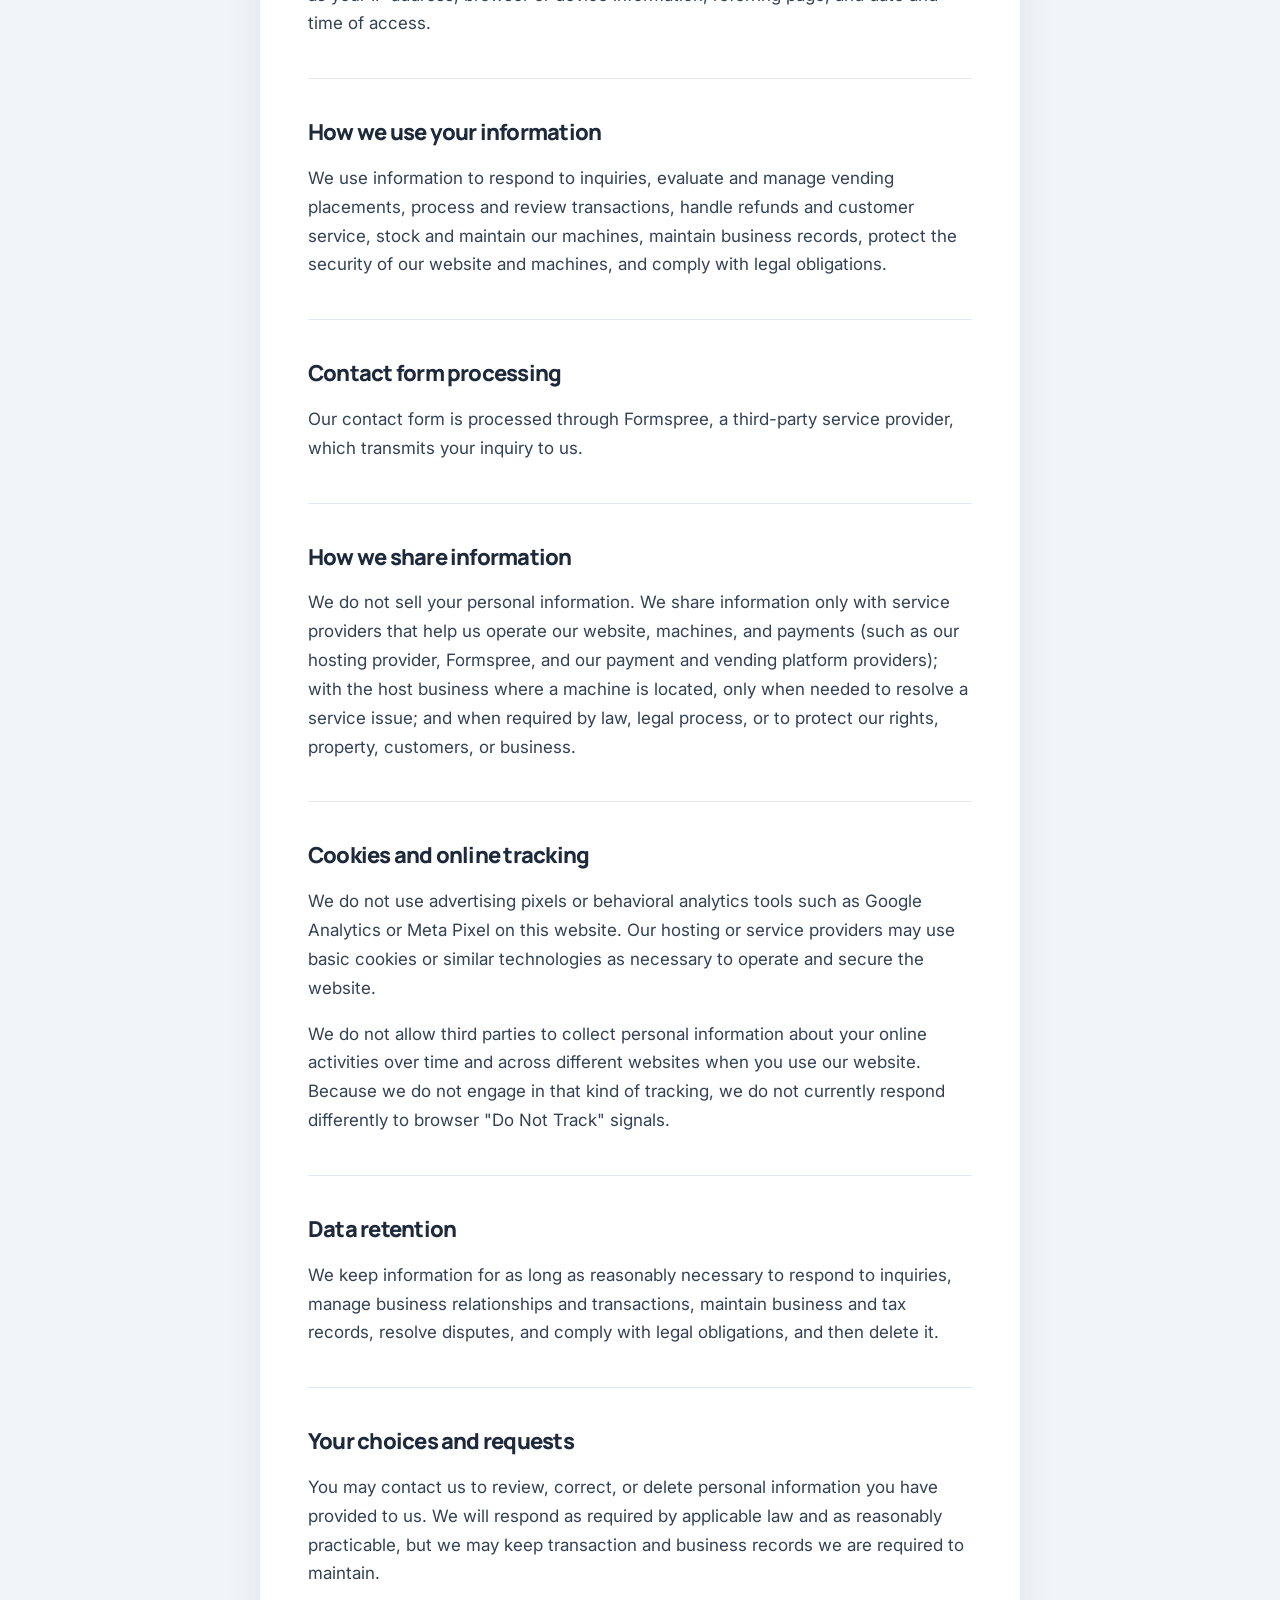
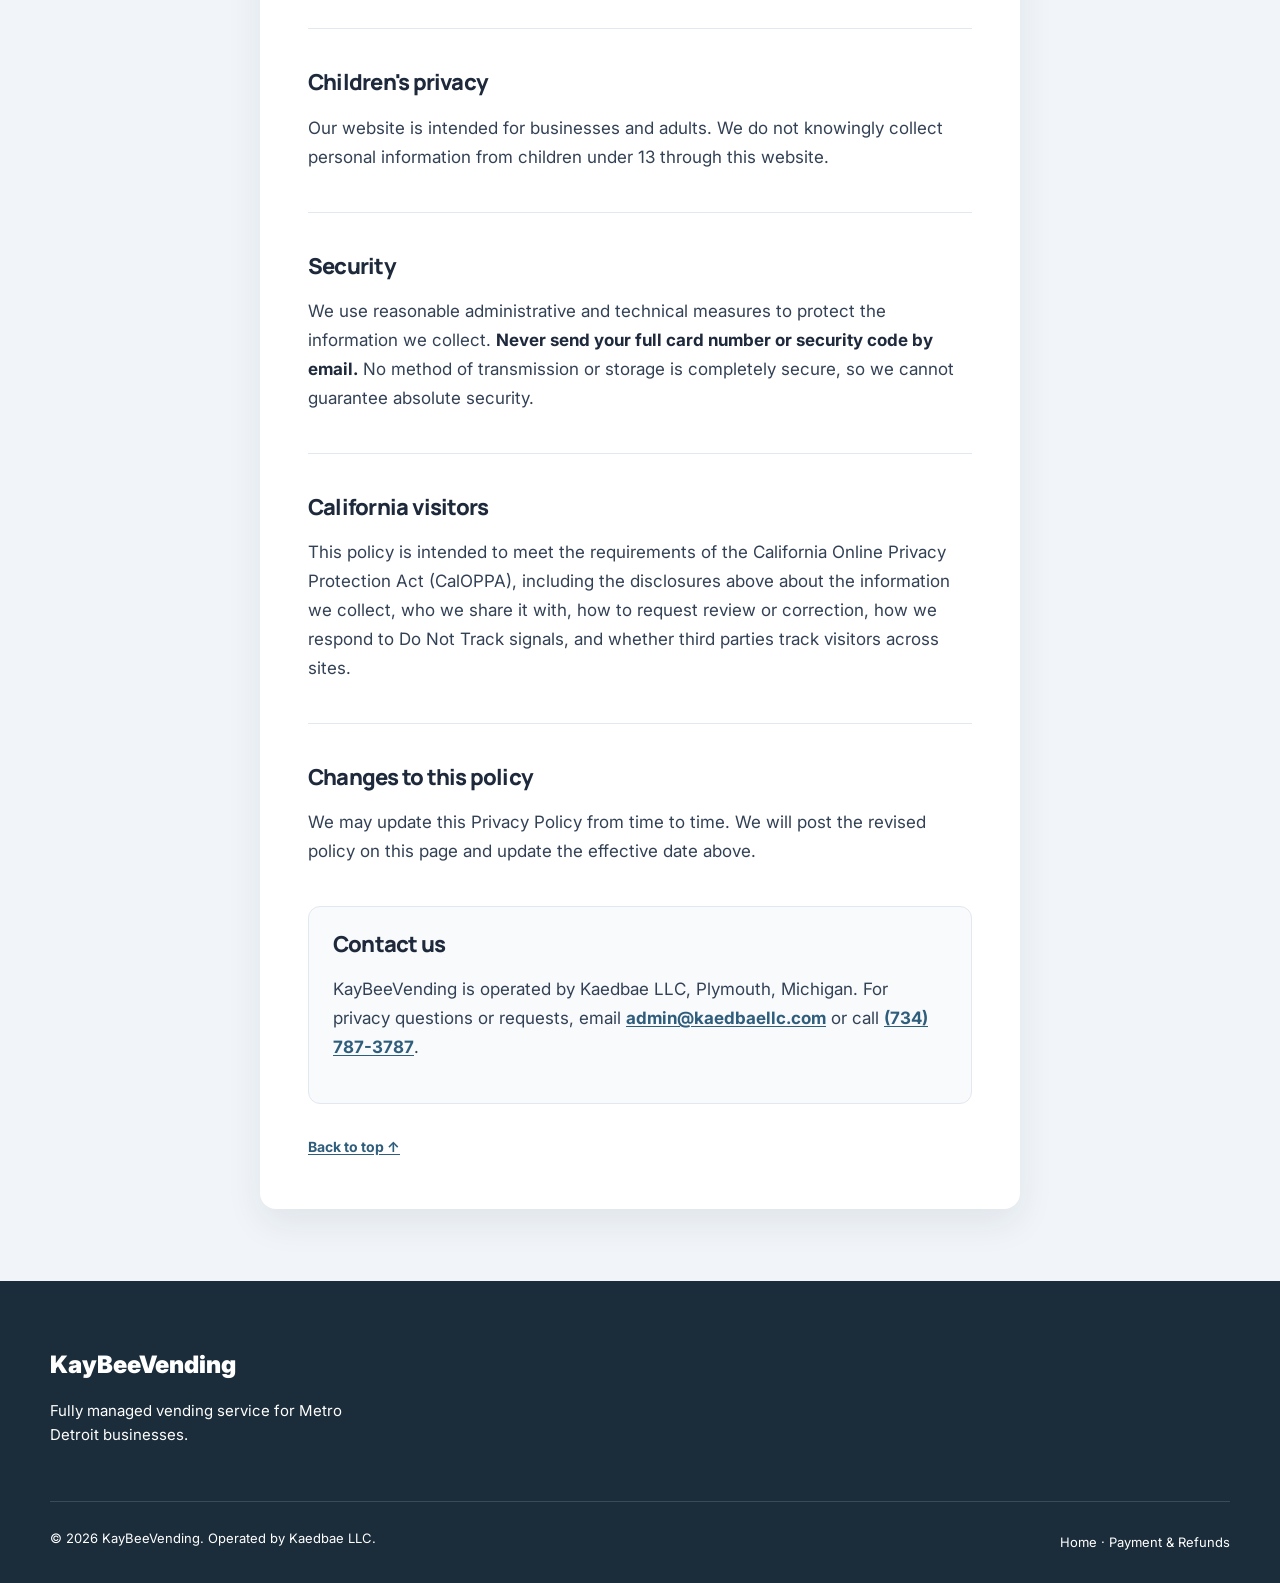
<file: privacy.html>
<!doctype html>
<html lang="en">
<head>
<meta charset="utf-8">
<meta name="viewport" content="width=device-width,initial-scale=1">
<title>Privacy Policy | KayBeeVending</title>
<meta name="description" content="How KayBeeVending collects, uses, and protects information from our website, vending machines, and customer contacts.">
<link rel="canonical" href="https://kaybeevending.com/privacy.html">
<link rel="icon" type="image/png" href="assets/favicon.png">
<link rel="preconnect" href="https://fonts.googleapis.com">
<link rel="preconnect" href="https://fonts.gstatic.com" crossorigin>
<link href="https://fonts.googleapis.com/css2?family=Inter:wght@400;500;600;700&family=Manrope:wght@600;700;800&display=swap" rel="stylesheet">
<link rel="stylesheet" href="styles.css?v=20260927-fix1">

<style id="kb-policy-layout">
  html{scroll-behavior:smooth}
  body{background:#F1F5F9;color:#334155}
  body .nav{
    position:relative!important;
    z-index:100!important;
    height:82px!important;
    min-height:82px!important;
    max-width:1180px!important;
    margin:0 auto!important;
    padding:0 24px!important;
    display:flex!important;
    align-items:center!important;
    justify-content:space-between!important;
    background:#fff!important;
  }
  body .nav .btn.small{white-space:nowrap}
  .privacy-page{
    background:#F1F5F9!important;
    padding:0 20px 72px!important;
    margin:0!important;
  }
  .privacy-hero{
    max-width:760px!important;
    margin:0 auto!important;
    padding:52px 0 34px!important;
    background:transparent!important;
    color:#334155!important;
  }
  .privacy-hero .eyebrow{
    margin:0 0 10px!important;
    color:#3E8FA8!important;
    font-size:12px!important;
    font-weight:800!important;
    letter-spacing:1.6px!important;
    text-transform:uppercase!important;
  }
  .privacy-hero h1{
    margin:0 0 18px!important;
    padding:0!important;
    color:#1E293B!important;
    font-size:40px!important;
    line-height:1.15!important;
    letter-spacing:-.7px!important;
  }
  .privacy-hero p{
    margin:0 0 12px!important;
    color:#475569!important;
    font-size:17px!important;
    line-height:1.7!important;
  }
  .privacy-hero p:last-child{
    margin-bottom:0!important;
    color:#64748B!important;
    font-size:14px!important;
  }
  .privacy-content{
    max-width:760px!important;
    margin:0 auto!important;
    padding:48px!important;
    background:#fff!important;
    border-radius:16px!important;
    box-shadow:0 14px 36px rgba(30,41,59,.08)!important;
    color:#334155!important;
  }
  .privacy-content p,
  .privacy-content li{
    color:#334155!important;
    font-size:17px!important;
    line-height:1.7!important;
  }
  .privacy-content a{
    color:#2F5D7C!important;
    text-decoration:underline!important;
    text-underline-offset:2px!important;
  }
  .privacy-content strong{
    color:#1E293B!important;
    font-size:inherit!important;
  }
  .privacy-content h2{
    scroll-margin-top:110px!important;
    margin:40px 0 12px!important;
    padding-top:40px!important;
    border-top:1px solid #E2E8F0!important;
    color:#1E293B!important;
    font-size:22px!important;
    line-height:1.25!important;
    font-weight:800!important;
  }
  .privacy-content .policy-first-heading{
    margin-top:0!important;
    padding-top:0!important;
    border-top:0!important;
  }
  .policy-toc{
    margin:0 0 34px!important;
    padding:20px 22px!important;
    background:#F8FAFC!important;
    border:1px solid #E2E8F0!important;
    border-radius:12px!important;
  }
  .policy-toc h2{
    margin:0 0 12px!important;
    padding:0!important;
    border:0!important;
    font-size:18px!important;
  }
  .policy-toc ul{
    margin:0!important;
    padding-left:20px!important;
    columns:2;
    column-gap:28px;
  }
  .policy-toc li{
    margin:4px 0!important;
    break-inside:avoid;
    font-size:15px!important;
    line-height:1.45!important;
  }
  .policy-contact{
    margin-top:40px!important;
    padding:24px!important;
    background:#F8FAFC!important;
    border:1px solid #E2E8F0!important;
    border-radius:12px!important;
  }
  .policy-contact h2{
    margin:0 0 12px!important;
    padding:0!important;
    border:0!important;
  }
  .policy-back-top{
    margin:28px 0 0!important;
    font-size:14px!important;
  }
  @media(max-width:700px){
    body .nav{
      height:72px!important;
      min-height:72px!important;
      padding:0 18px!important;
    }
    .privacy-page{padding:0 14px 48px!important}
    .privacy-hero{padding:36px 10px 26px!important}
    .privacy-hero h1{font-size:30px!important}
    .privacy-hero p{font-size:16px!important}
    .privacy-content{padding:24px!important;border-radius:16px!important}
    .privacy-content p,
    .privacy-content li{font-size:16px!important}
    .privacy-content h2{font-size:20px!important;margin-top:36px!important;padding-top:36px!important}
    .policy-toc ul{columns:1}
  }
</style>

</head>
<body>
<header class="nav" id="top">
<a class="brand" href="index.html" aria-label="KayBeeVending home"><img class="brand-logo" src="assets/kaybeevending-logo.webp" alt="KayBeeVending logo" width="1536" height="1024"><span>KayBee<span class="accent">Vending</span></span></a>
<a class="btn small" href="index.html#contact">Free Evaluation</a>
</header>
<main class="privacy-page">
  <section class="privacy-hero">
    <p class="eyebrow">PRIVACY</p>
    <h1>Privacy Policy</h1>
    <p>This Privacy Policy explains how KayBeeVending, operated by Kaedbae LLC ("KayBeeVending," "we," "us," or "our"), collects, uses, and shares information through kaybeevending.com, through our vending machines, and when you contact us.</p>
    <p class="policy-effective-date"><strong>Effective date:</strong> September 27, 2026</p>
  </section>

  <section class="privacy-content">
    <nav class="policy-toc" aria-label="On this page">
      <h2>On this page</h2>
      <ul>
        <li><a href="#information-we-collect">Information we collect</a></li>
        <li><a href="#how-we-use-your-information">How we use your information</a></li>
        <li><a href="#contact-form-processing">Contact form processing</a></li>
        <li><a href="#how-we-share-information">How we share information</a></li>
        <li><a href="#cookies-and-online-tracking">Cookies and online tracking</a></li>
        <li><a href="#data-retention">Data retention</a></li>
        <li><a href="#your-choices-and-requests">Your choices and requests</a></li>
        <li><a href="#childrens-privacy">Children's privacy</a></li>
        <li><a href="#security">Security</a></li>
        <li><a href="#california-visitors">California visitors</a></li>
        <li><a href="#changes-to-this-policy">Changes to this policy</a></li>
        <li><a href="#contact-us">Contact us</a></li>
      </ul>
    </nav>
    <h2 id="information-we-collect" class="policy-first-heading">Information we collect</h2>
    <p><strong>Website form.</strong> When you submit our evaluation form, we collect your name, business or property name, email address, phone number, Michigan city, approximate daily traffic, and any information you include in your message.</p>
    <p><strong>Contacting us.</strong> When you email or call us, including about a payment or refund, we collect the information you provide, such as your name, contact details, machine ID or location, transaction date and time, and the last four digits of your payment card.</p>
    <p><strong>Host locations.</strong> When we evaluate or service a location, we may collect site contact names and details, site photos, and information needed for our placement agreement.</p>
    <p><strong>Vending machine purchases.</strong> Our smart coolers are provided and operated on the platform of our vending technology provider, HAHA Vending. Card and mobile wallet payments are processed by HAHA Vending's third-party payment processors. We do not receive or store your full card number. We may receive transaction records such as the date, time, machine location, items purchased, amount charged, and card type and last four digits, which we use to operate the machines, manage inventory, and resolve payment questions.</p>
    <p>Cameras inside the cooler record video while the door is open during a purchase. This video is used to identify the products taken, calculate your charge, and review disputed or unrecognized transactions. We may view these videos to resolve a transaction or refund question. The videos are stored by HAHA Vending on its cloud service providers, which may be located outside the United States, and are kept according to HAHA Vending's data retention practices. HAHA Vending's handling of this information is also described in its own privacy policy.</p>
    <p><strong>Technical information.</strong> Our hosting and service providers may process basic technical information that is ordinarily transmitted when you visit a website, such as your IP address, browser or device information, referring page, and date and time of access.</p>

    <h2 id="how-we-use-your-information">How we use your information</h2>
    <p>We use information to respond to inquiries, evaluate and manage vending placements, process and review transactions, handle refunds and customer service, stock and maintain our machines, maintain business records, protect the security of our website and machines, and comply with legal obligations.</p>

    <h2 id="contact-form-processing">Contact form processing</h2>
    <p>Our contact form is processed through Formspree, a third-party service provider, which transmits your inquiry to us.</p>

    <h2 id="how-we-share-information">How we share information</h2>
    <p>We do not sell your personal information. We share information only with service providers that help us operate our website, machines, and payments (such as our hosting provider, Formspree, and our payment and vending platform providers); with the host business where a machine is located, only when needed to resolve a service issue; and when required by law, legal process, or to protect our rights, property, customers, or business.</p>

    <h2 id="cookies-and-online-tracking">Cookies and online tracking</h2>
    <p>We do not use advertising pixels or behavioral analytics tools such as Google Analytics or Meta Pixel on this website. Our hosting or service providers may use basic cookies or similar technologies as necessary to operate and secure the website.</p>
    <p>We do not allow third parties to collect personal information about your online activities over time and across different websites when you use our website. Because we do not engage in that kind of tracking, we do not currently respond differently to browser "Do Not Track" signals.</p>

    <h2 id="data-retention">Data retention</h2>
    <p>We keep information for as long as reasonably necessary to respond to inquiries, manage business relationships and transactions, maintain business and tax records, resolve disputes, and comply with legal obligations, and then delete it.</p>

    <h2 id="your-choices-and-requests">Your choices and requests</h2>
    <p>You may contact us to review, correct, or delete personal information you have provided to us. We will respond as required by applicable law and as reasonably practicable, but we may keep transaction and business records we are required to maintain.</p>

    <h2 id="childrens-privacy">Children's privacy</h2>
    <p>Our website is intended for businesses and adults. We do not knowingly collect personal information from children under 13 through this website.</p>

    <h2 id="security">Security</h2>
    <p>We use reasonable administrative and technical measures to protect the information we collect. <strong>Never send your full card number or security code by email.</strong> No method of transmission or storage is completely secure, so we cannot guarantee absolute security.</p>

    <h2 id="california-visitors">California visitors</h2>
    <p>This policy is intended to meet the requirements of the California Online Privacy Protection Act (CalOPPA), including the disclosures above about the information we collect, who we share it with, how to request review or correction, how we respond to Do Not Track signals, and whether third parties track visitors across sites.</p>

    <h2 id="changes-to-this-policy">Changes to this policy</h2>
    <p>We may update this Privacy Policy from time to time. We will post the revised policy on this page and update the effective date above.</p>

    <div class="policy-contact">
      <h2 id="contact-us">Contact us</h2>
      <p>KayBeeVending is operated by Kaedbae LLC, Plymouth, Michigan. For privacy questions or requests, email <a href="mailto:admin@kaedbaellc.com">admin@kaedbaellc.com</a> or call <a href="tel:+17347873787">(734) 787-3787</a>.</p>
    </div>

    <p class="policy-back-top"><a class="text-link" href="#top">Back to top ↑</a></p>
  </section>
</main>
<footer class="site-footer">
  <div class="footer-brand"><strong>KayBeeVending</strong><span>Fully managed vending service for Metro Detroit businesses.</span></div>
  <div class="footer-bottom"><span>© 2026 KayBeeVending. Operated by Kaedbae LLC.</span><span><a href="index.html">Home</a> · <a href="refunds.html">Payment &amp; Refunds</a></span></div>
</footer>
<script src="script.js?v=20260927-fix1"></script>
</body>
</html>
</file>
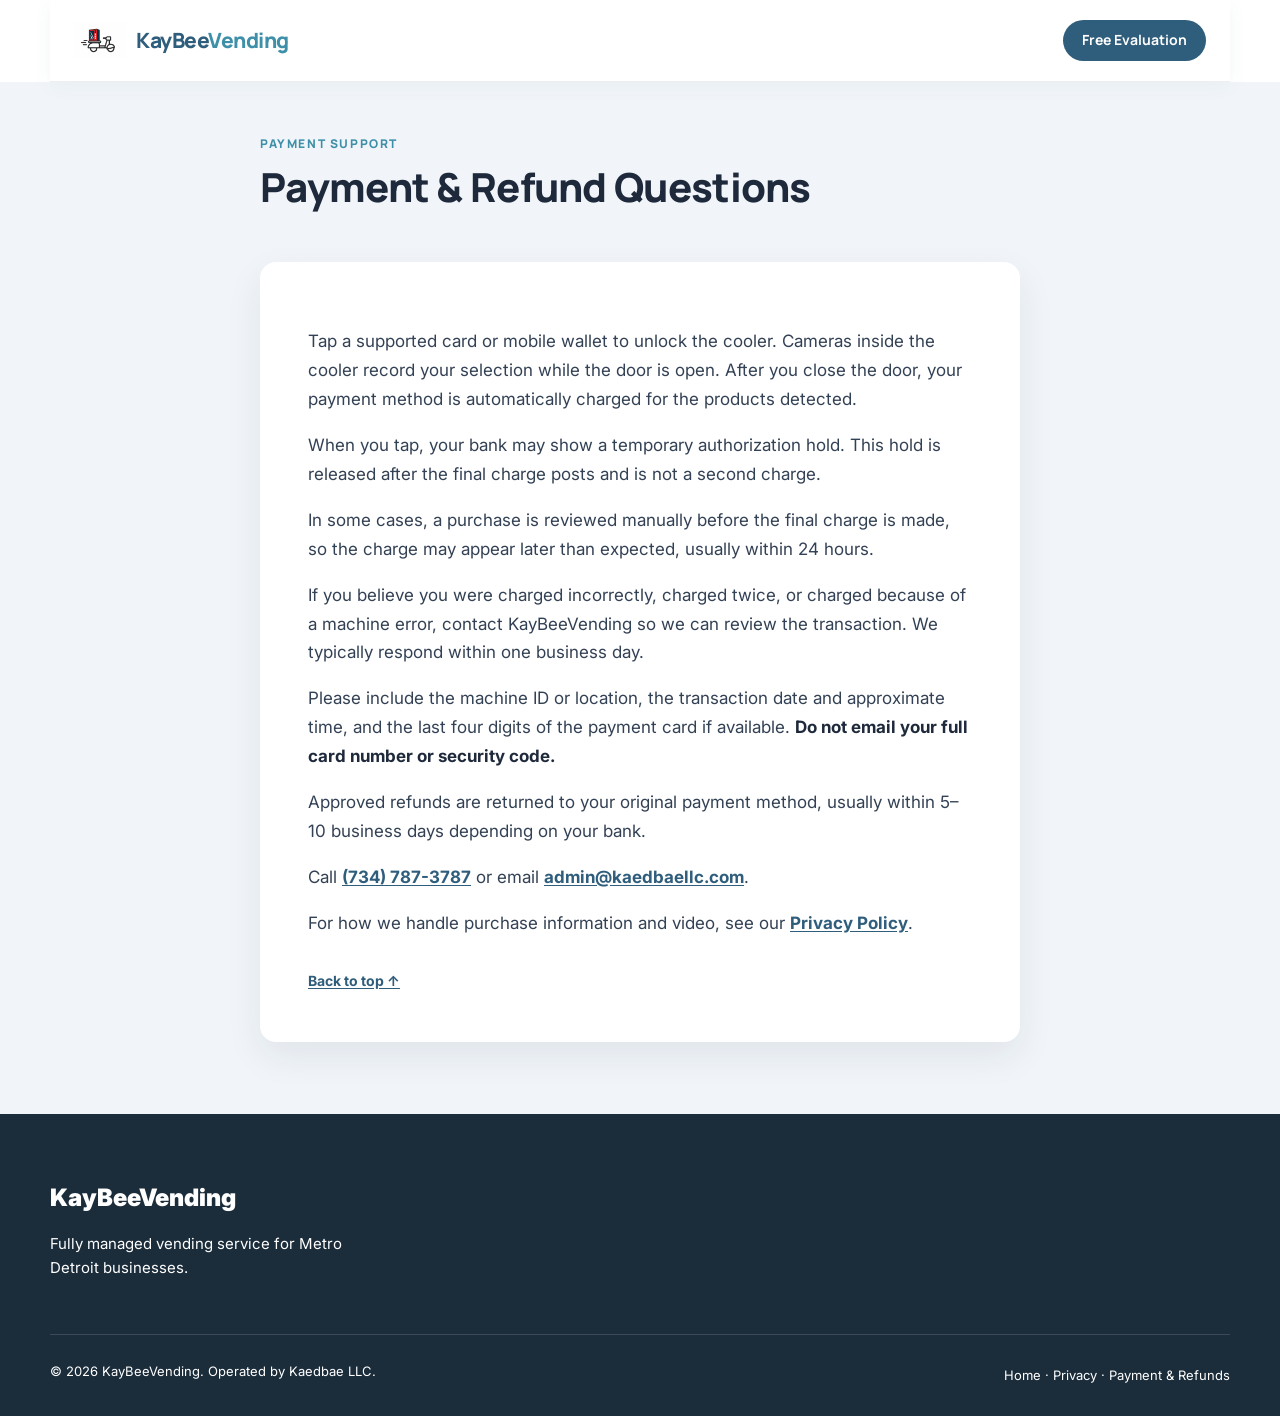
<file: refunds.html>
<!doctype html>
<html lang="en">
<head>
<meta charset="utf-8">
<meta name="viewport" content="width=device-width,initial-scale=1">
<title>Payment &amp; Refunds | KayBeeVending</title>
<meta name="description" content="KayBeeVending payment, authorization hold, incorrect charge, and refund information for smart vending purchases.">
<link rel="canonical" href="https://kaybeevending.com/refunds.html">
<link rel="icon" type="image/png" href="assets/favicon.png">
<link rel="preconnect" href="https://fonts.googleapis.com">
<link rel="preconnect" href="https://fonts.gstatic.com" crossorigin>
<link href="https://fonts.googleapis.com/css2?family=Inter:wght@400;500;600;700&family=Manrope:wght@600;700;800&display=swap" rel="stylesheet">
<link rel="stylesheet" href="styles.css?v=20260927-fix1">

<style id="kb-policy-layout">
  html{scroll-behavior:smooth}
  body{background:#F1F5F9;color:#334155}
  body .nav{
    position:relative!important;
    z-index:100!important;
    height:82px!important;
    min-height:82px!important;
    max-width:1180px!important;
    margin:0 auto!important;
    padding:0 24px!important;
    display:flex!important;
    align-items:center!important;
    justify-content:space-between!important;
    background:#fff!important;
  }
  body .nav .btn.small{white-space:nowrap}
  .privacy-page{
    background:#F1F5F9!important;
    padding:0 20px 72px!important;
    margin:0!important;
  }
  .privacy-hero{
    max-width:760px!important;
    margin:0 auto!important;
    padding:52px 0 34px!important;
    background:transparent!important;
    color:#334155!important;
  }
  .privacy-hero .eyebrow{
    margin:0 0 10px!important;
    color:#3E8FA8!important;
    font-size:12px!important;
    font-weight:800!important;
    letter-spacing:1.6px!important;
    text-transform:uppercase!important;
  }
  .privacy-hero h1{
    margin:0 0 18px!important;
    padding:0!important;
    color:#1E293B!important;
    font-size:40px!important;
    line-height:1.15!important;
    letter-spacing:-.7px!important;
  }
  .privacy-hero p{
    margin:0 0 12px!important;
    color:#475569!important;
    font-size:17px!important;
    line-height:1.7!important;
  }
  .privacy-hero p:last-child{
    margin-bottom:0!important;
    color:#64748B!important;
    font-size:14px!important;
  }
  .privacy-content{
    max-width:760px!important;
    margin:0 auto!important;
    padding:48px!important;
    background:#fff!important;
    border-radius:16px!important;
    box-shadow:0 14px 36px rgba(30,41,59,.08)!important;
    color:#334155!important;
  }
  .privacy-content p,
  .privacy-content li{
    color:#334155!important;
    font-size:17px!important;
    line-height:1.7!important;
  }
  .privacy-content a{
    color:#2F5D7C!important;
    text-decoration:underline!important;
    text-underline-offset:2px!important;
  }
  .privacy-content strong{
    color:#1E293B!important;
    font-size:inherit!important;
  }
  .privacy-content h2{
    scroll-margin-top:110px!important;
    margin:40px 0 12px!important;
    padding-top:40px!important;
    border-top:1px solid #E2E8F0!important;
    color:#1E293B!important;
    font-size:22px!important;
    line-height:1.25!important;
    font-weight:800!important;
  }
  .privacy-content .policy-first-heading{
    margin-top:0!important;
    padding-top:0!important;
    border-top:0!important;
  }
  .policy-toc{
    margin:0 0 34px!important;
    padding:20px 22px!important;
    background:#F8FAFC!important;
    border:1px solid #E2E8F0!important;
    border-radius:12px!important;
  }
  .policy-toc h2{
    margin:0 0 12px!important;
    padding:0!important;
    border:0!important;
    font-size:18px!important;
  }
  .policy-toc ul{
    margin:0!important;
    padding-left:20px!important;
    columns:2;
    column-gap:28px;
  }
  .policy-toc li{
    margin:4px 0!important;
    break-inside:avoid;
    font-size:15px!important;
    line-height:1.45!important;
  }
  .policy-contact{
    margin-top:40px!important;
    padding:24px!important;
    background:#F8FAFC!important;
    border:1px solid #E2E8F0!important;
    border-radius:12px!important;
  }
  .policy-contact h2{
    margin:0 0 12px!important;
    padding:0!important;
    border:0!important;
  }
  .policy-back-top{
    margin:28px 0 0!important;
    font-size:14px!important;
  }
  @media(max-width:700px){
    body .nav{
      height:72px!important;
      min-height:72px!important;
      padding:0 18px!important;
    }
    .privacy-page{padding:0 14px 48px!important}
    .privacy-hero{padding:36px 10px 26px!important}
    .privacy-hero h1{font-size:30px!important}
    .privacy-hero p{font-size:16px!important}
    .privacy-content{padding:24px!important;border-radius:16px!important}
    .privacy-content p,
    .privacy-content li{font-size:16px!important}
    .privacy-content h2{font-size:20px!important;margin-top:36px!important;padding-top:36px!important}
    .policy-toc ul{columns:1}
  }
</style>

</head>
<body>
<header class="nav" id="top">
<a class="brand" href="index.html" aria-label="KayBeeVending home"><img class="brand-logo" src="assets/kaybeevending-logo.webp" alt="KayBeeVending logo" width="1536" height="1024"><span>KayBee<span class="accent">Vending</span></span></a>
<a class="btn small" href="index.html#contact">Free Evaluation</a>
</header>
<main class="privacy-page">
  <section class="privacy-hero">
    <p class="eyebrow">PAYMENT SUPPORT</p>
    <h1>Payment &amp; Refund Questions</h1>
  </section>

  <section class="privacy-content">
    <p class="policy-first-content">Tap a supported card or mobile wallet to unlock the cooler. Cameras inside the cooler record your selection while the door is open. After you close the door, your payment method is automatically charged for the products detected.</p>

    <p>When you tap, your bank may show a temporary authorization hold. This hold is released after the final charge posts and is not a second charge.</p>

    <p>In some cases, a purchase is reviewed manually before the final charge is made, so the charge may appear later than expected, usually within 24 hours.</p>

    <p>If you believe you were charged incorrectly, charged twice, or charged because of a machine error, contact KayBeeVending so we can review the transaction. We typically respond within one business day.</p>

    <p>Please include the machine ID or location, the transaction date and approximate time, and the last four digits of the payment card if available. <strong>Do not email your full card number or security code.</strong></p>

    <p>Approved refunds are returned to your original payment method, usually within 5–10 business days depending on your bank.</p>

    <p>Call <a href="tel:+17347873787">(734) 787-3787</a> or email <a href="mailto:admin@kaedbaellc.com">admin@kaedbaellc.com</a>.</p>

    <p>For how we handle purchase information and video, see our <a href="privacy.html">Privacy Policy</a>.</p>

    <p class="policy-back-top"><a class="text-link" href="#top">Back to top ↑</a></p>
  </section>
</main>
<footer class="site-footer">
  <div class="footer-brand"><strong>KayBeeVending</strong><span>Fully managed vending service for Metro Detroit businesses.</span></div>
  <div class="footer-bottom"><span>© 2026 KayBeeVending. Operated by Kaedbae LLC.</span><span><a href="index.html">Home</a> · <a href="privacy.html">Privacy</a> · <a href="refunds.html">Payment &amp; Refunds</a></span></div>
</footer>
<script src="script.js?v=20260927-fix1"></script>
</body>
</html>
</file>
<file: styles.css>
/* =========================================================
   STYLESHEET MAP
   Major visible sections:
   - HERO: .hero, .hero-copy, .hero .actions
   - FEATURES / CARDS: .kb-card-grid, .kb-card, .benefits, .steps
   - CAROUSEL: .product-showcase, .product-gallery, .gallery-*
   - FAQ: .faq-wrap, .faq
   - FOOTER: .site-footer
   Refactor rule: preserve cascade and responsive behavior.
   ========================================================= */

:root{
  --color-bg:#FFFFFF;
  --color-bg-soft:#F3F7FA;
  --color-bg-accent:#DDEAF2;
  --color-heading:#1F3446;
  --color-text:#5B6B78;
  --color-eyebrow:#3E8FA8;
  --color-primary:#2F5D7C;
  --color-primary-hover:#264D67;
  --color-border:#E2E9EF;
  --color-footer:#1B2C3A;

  --black:var(--color-footer);
  --ink:var(--color-heading);
  --soft:var(--color-bg-soft);
  --line:var(--color-border);
  --yellow:var(--color-primary);
  --muted:var(--color-text);
  --max:1180px;
  --font-heading:"Manrope",sans-serif;
  --font-body:"Inter",sans-serif;
  --bg-light-blue:var(--color-bg-accent);
  --blue:var(--color-primary);
  --blue-dark:var(--color-primary-hover);
  --kb-navy:var(--color-heading);
  --kb-cyan:var(--color-eyebrow);
  --kb-ink:var(--color-heading);
  --kb-muted:var(--color-text);
  --kb-paper:var(--color-bg-soft);
  --kb-line:var(--color-border);
  --kb-white:var(--color-bg);
  --kb-shadow:0 12px 32px color-mix(in srgb,var(--color-heading) 10%,transparent);
}*{box-sizing:border-box}html{scroll-behavior:smooth}body{margin:0;font-family:var(--font-body);color:var(--ink);background:var(--color-bg)}a{color:inherit;text-decoration:none}img{display:block;max-width:100%}.topbar{background:var(--color-footer);color:var(--color-bg);padding:9px max(24px,calc((100vw - var(--max))/2));display:flex;justify-content:space-between;gap:20px;font-size:13px}.toplinks{display:flex;gap:24px}.nav{height:78px;max-width:var(--max);margin:auto;display:flex;align-items:center;gap:30px;padding:0 24px;position:relative;background:var(--color-bg);z-index:20}.brand{display:flex;align-items:center;gap:10px;font-weight:850;font-size:21px;letter-spacing:-.5px;var(--color-bg)-space:nowrap}.brand-logo{width:58px;height:48px;object-fit:contain;object-position:center;background:var(--color-bg);border-radius:5px}.accent{color:var(--color-primary)}.nav nav{display:flex;gap:25px;margin-left:auto;font-size:14px;font-weight:650}.nav nav a:hover{color:var(--color-heading)}.btn{display:inline-flex;align-items:center;justify-content:center;background:var(--yellow);color:var(--color-footer);border:0;border-radius:6px;padding:15px 22px;font-weight:800;cursor:pointer;font-size:15px}.btn:hover{filter:brightness(.96);transform:translateY(-1px)}.btn.small{padding:11px 16px;font-size:13px}.btn.secondary{background:var(--color-footer);color:var(--color-bg)}.menu{display:none;margin-left:auto;border:0;background:none;font-size:26px}.hero{background:var(--var(--color-footer));color:var(--color-bg);display:grid;grid-template-columns:1fr 1fr;min-height:650px}.hero-copy{padding:95px max(36px,calc((100vw - var(--max))/2)) 80px; padding-right:55px}.eyebrow{font-size:12px;letter-spacing:2px;font-weight:850;color:var(--color-primary);margin:0 0 18px}.hero .eyebrow{color:var(--yellow)}h1{font-size:clamp(48px,6vw,82px);line-height:.94;letter-spacing:-4px;margin:0 0 28px}h1 span{color:var(--yellow)}.lead{font-size:19px;line-height:1.65;color:var(--color-border);max-width:650px}.actions{display:flex;gap:22px;align-items:center;margin-top:32px}.text-link{font-weight:750}.trust{display:flex;flex-wrap:wrap;gap:9px;margin-top:30px}.trust span{border:1px solid var(--color-heading);border-radius:999px;padding:8px 11px;font-size:12px;color:var(--color-border)}.hero-media{background:var(--color-bg);position:relative;display:grid;place-items:center;overflow:hidden}.hero-media img{width:100%;height:100%;object-fit:contain;max-height:650px}.media-label{position:absolute;bottom:22px;left:22px;background:var(--color-footer);color:var(--color-bg);padding:14px 17px;border-radius:5px;display:flex;flex-direction:column}.media-label span{font-size:12px;color:var(--color-border);margin-top:3px}.intro{max-width:900px;margin:0 auto;padding:110px 24px;text-align:center}.intro h2,.machine-copy h2,.how h2,.fit h2,.faq-heading h2,.cta h2,.feature-split h2{font-size:clamp(36px,4.2vw,58px);line-height:1.04;letter-spacing:-2px;margin:0 0 24px}.intro>p:last-child{font-size:20px;line-height:1.7;color:var(--color-heading)}.benefits{max-width:var(--max);margin:0 auto 110px;padding:0 24px;display:grid;grid-template-columns:repeat(3,1fr);gap:18px}.benefits article{background:var(--soft);padding:34px;border-radius:8px}.benefits span{font-size:12px;font-weight:900;color:var(--color-primary)}.benefits h3{font-size:24px;margin:18px 0 10px}.benefits p,.machine-copy p,.feature-split p{line-height:1.7;color:var(--color-text)}.machine-section{background:var(--color-bg-soft);display:grid;grid-template-columns:1fr 1fr;align-items:center}.machine-copy{padding:90px max(36px,calc((100vw - var(--max))/2));padding-right:65px}.machine-image{height:720px;background:var(--color-bg)}.machine-image img{width:100%;height:100%;object-fit:contain}.spec-grid{display:grid;grid-template-columns:1fr 1fr;gap:14px;margin:30px 0}.spec-grid div{background:var(--color-bg);padding:18px;border-radius:6px}.spec-grid strong{display:block;font-size:20px}.spec-grid span{font-size:12px;color:var(--color-text)}.how{max-width:var(--max);margin:auto;padding:110px 24px;text-align:center}.steps{display:grid;grid-template-columns:repeat(3,1fr);gap:20px;margin-top:55px}.steps div{border-top:4px solid var(--yellow);background:var(--color-bg-soft);padding:35px;text-align:left}.steps span{font-size:13px;font-weight:900}.steps h3{font-size:32px;margin:16px 0 8px}.steps p{color:var(--color-text);line-height:1.6}.feature-split{background:var(--color-footer);color:var(--color-bg);display:grid;grid-template-columns:1fr 1fr;align-items:center}.feature-split img{width:100%;height:100%;object-fit:contain;background:var(--color-footer)}.feature-split>div{padding:75px 8vw 75px 65px}.feature-split h3{color:var(--yellow);font-size:20px;margin:28px 0 5px}.feature-split p{color:var(--color-border);margin-top:4px}.visual-strip{display:grid;grid-template-columns:repeat(3,1fr);gap:1px;background:var(--color-footer)}.visual-strip div{position:relative;background:var(--color-footer)}.visual-strip img{width:100%;aspect-ratio:1/1;object-fit:cover}.visual-strip p{position:absolute;bottom:16px;left:16px;background:var(--color-footer);color:var(--color-bg);padding:9px 12px;margin:0;font-weight:750}.fit{max-width:var(--max);margin:auto;padding:110px 24px;display:grid;grid-template-columns:1.2fr 1fr;gap:70px;align-items:center}.chips{display:flex;flex-wrap:wrap;gap:10px}.chips span{border:1px solid var(--line);border-radius:999px;padding:12px 16px;font-weight:700;font-size:14px}.faq-wrap{background:var(--color-bg-soft);padding:100px max(24px,calc((100vw - var(--max))/2));display:grid;grid-template-columns:.8fr 1.2fr;gap:80px}.faq-wrap.cost{background:var(--color-bg)}.faq details{border-top:1px solid var(--color-border);padding:20px 0}.faq details:last-child{border-bottom:1px solid var(--color-border)}.faq summary{cursor:pointer;font-size:18px;font-weight:800;line-height:1.4;padding-right:30px}.faq details p{color:var(--color-text);line-height:1.7;margin-bottom:5px}.cta{background:var(--color-footer);color:var(--color-bg);padding:100px max(24px,calc((100vw - var(--max))/2));display:grid;grid-template-columns:.9fr 1.1fr;gap:75px}.cta>div>p:not(.eyebrow){color:var(--color-border);line-height:1.7;font-size:17px}.contact-links{display:flex;flex-direction:column;gap:8px;margin-top:28px;font-weight:750}.contact-links a:hover{color:var(--yellow)}form{background:var(--color-bg);color:var(--color-footer);border-radius:8px;padding:30px;display:grid;grid-template-columns:1fr 1fr;gap:17px}label{font-size:12px;font-weight:800;display:flex;flex-direction:column;gap:7px}input,select,textarea{font:inherit;border:1px solid var(--color-border);border-radius:5px;padding:12px;background:var(--color-bg)}textarea{resize:vertical}.full{grid-column:1/-1}.form-note{font-size:11px;color:var(--color-text);margin:0}.contact-person{max-width:var(--max);margin:auto;padding:35px 24px;display:grid;grid-template-columns:1fr 1fr auto auto;align-items:center;gap:30px;border-bottom:1px solid var(--color-bg-soft)}.contact-person>div:nth-child(2){display:flex;flex-direction:column}.contact-person span{font-size:12px;color:var(--color-text)}footer{max-width:var(--max);margin:auto;padding:28px 24px 50px;display:flex;justify-content:space-between;color:var(--color-text);font-size:13px}@media(max-width:900px){.topbar{display:none}.nav{height:68px}.menu{display:block}.desktop-cta{display:none}.nav nav{display:none;position:absolute;top:68px;left:0;right:0;background:var(--color-bg);padding:20px 24px;flex-direction:column;border-top:1px solid var(--color-bg-soft);box-shadow:0 10px 20px color-mix(in srgb, var(--color-footer) 7%, transparent)}.nav nav.open{display:flex}.hero,.machine-section,.feature-split,.fit,.faq-wrap,.cta{grid-template-columns:1fr}.hero-copy{padding:70px 24px 50px}.hero-media{min-height:420px}.benefits,.steps,.visual-strip{grid-template-columns:1fr}.benefits{margin-bottom:70px}.machine-copy{padding:75px 24px}.machine-image{height:auto}.feature-split>div{padding:60px 24px}.fit,.faq-wrap,.cta{gap:35px;padding:75px 24px}.visual-strip img{aspect-ratio:16/10}.contact-person{grid-template-columns:1fr;gap:14px}.contact-person>a{font-size:14px}footer{flex-direction:column;gap:8px}h1{letter-spacing:-2.5px}}@media(max-width:560px){.actions{align-items:flex-start;flex-direction:column}.spec-grid,form{grid-template-columns:1fr}.full{grid-column:auto}.intro{padding:75px 24px}.hero-media{min-height:340px}.hero-media img{max-height:420px}.media-label{left:12px;bottom:12px}.visual-strip img{aspect-ratio:1/1}.faq-wrap{padding-top:65px;padding-bottom:65px}}

/* V4 product gallery: one main photo at a time, with thumbnail navigation and hover zoom. */
.product-showcase{background:var(--color-footer);color:var(--color-bg);display:grid;grid-template-columns:.82fr 1.18fr;align-items:center;gap:55px;padding:85px max(24px,calc((100vw - var(--max))/2))}.gallery-copy h2{font-size:clamp(36px,4.2vw,58px);line-height:1.04;letter-spacing:-2px;margin:0 0 24px}.gallery-copy h3{color:var(--yellow);font-size:20px;margin:26px 0 5px}.gallery-copy p{color:var(--color-border);line-height:1.7}.product-gallery{display:grid;grid-template-columns:82px 1fr;gap:16px;min-width:0}.gallery-thumbs{display:flex;flex-direction:column;gap:11px;max-height:650px;overflow-y:auto;padding:2px}.gallery-thumb{appearance:none;border:2px solid transparent;background:var(--color-bg);border-radius:10px;padding:3px;cursor:pointer;overflow:hidden;transition:border-color .18s ease,transform .18s ease}.gallery-thumb:hover{transform:translateY(-1px);border-color:var(--color-text)}.gallery-thumb.active{border-color:var(--yellow)}.gallery-thumb img{width:100%;aspect-ratio:1/1;object-fit:cover;border-radius:6px}.gallery-stage{background:var(--color-bg);border-radius:10px;overflow:hidden;display:grid;place-items:center;min-height:560px;max-height:650px}.gallery-stage img{width:100%;height:100%;max-height:650px;object-fit:contain;}
@media(max-width:900px){.product-showcase{grid-template-columns:1fr;padding:70px 24px;gap:35px}.product-gallery{grid-template-columns:1fr}.gallery-thumbs{order:2;flex-direction:row;max-height:none;overflow-x:auto}.gallery-thumb{min-width:72px;width:72px}.gallery-stage{min-height:420px;max-height:560px}.gallery-stage img{max-height:560px}}
@media(max-width:560px){.gallery-stage{min-height:320px;max-height:430px}.gallery-stage img{max-height:430px}}

/* V5: softer blue, friendlier visual system, no var(--color-footer)/yellow theme. */
:root{--var(--color-footer):var(--color-eyebrow);--ink:var(--color-primary);--soft:var(--color-bg-soft);--line:var(--color-bg-soft);--yellow:var(--color-eyebrow);--muted:var(--color-eyebrow);--max:1180px;--blue:var(--color-eyebrow);--blue-dark:var(--color-eyebrow);--blue-light:var(--color-bg-soft)}
body{font-family:var(--font-body);color:var(--ink);background:var(--color-bg)}
.topbar{background:var(--blue-dark)}
.accent,.nav nav a:hover{color:var(--blue)}
.btn{background:var(--blue);color:var(--color-bg);border-radius:999px;box-shadow:0 7px 20px color-mix(in srgb, var(--color-primary) 14%, transparent);transition:transform .18s ease,background .18s ease,box-shadow .18s ease}
.btn:hover{background:var(--blue-dark);filter:none;box-shadow:0 10px 24px color-mix(in srgb, var(--color-primary) 20%, transparent)}
.btn.secondary{background:var(--blue-dark);color:var(--color-bg)}
.hero{background:var(--blue);color:var(--color-bg)}
.hero .eyebrow,.eyebrow{color:var(--blue-dark)}
.hero .eyebrow{color:var(--color-bg-soft)}
h1{letter-spacing:-2.5px;font-weight:900}h1 span{color:var(--color-bg-soft)}.lead{color:var(--color-bg-soft)}
.trust span{border-color:color-mix(in srgb, var(--color-bg) 34%, transparent);color:var(--color-bg);background:color-mix(in srgb, var(--color-bg) 8%, transparent)}
.media-label{background:color-mix(in srgb, var(--color-primary) 94%, transparent)}.media-label span{color:var(--color-bg-soft)}
.intro h2,.machine-copy h2,.how h2,.fit h2,.faq-heading h2,.cta h2,.feature-split h2,.gallery-copy h2{letter-spacing:-1.5px;font-weight:900}
.benefits article,.steps div{background:var(--soft);border-radius:18px}.benefits span{color:var(--blue)}
.machine-section,.faq-wrap{background:var(--blue-light)}
.spec-grid div{border-radius:14px;box-shadow:0 8px 24px color-mix(in srgb, var(--color-primary) 6%, transparent)}
.steps div{border-top:4px solid var(--color-eyebrow)}
.feature-split,.product-showcase,.cta{background:var(--blue-dark)}
.feature-split img{background:var(--color-bg-soft)}.feature-split h3,.gallery-copy h3{color:var(--color-bg-soft)}.feature-split p,.gallery-copy p,.cta>div>p:not(.eyebrow){color:var(--color-bg-soft)}
.visual-strip{background:var(--color-bg-soft)}.visual-strip div{background:var(--color-bg-soft)}.visual-strip p{background:color-mix(in srgb, var(--color-primary) 94%, transparent)}.chips span{border-color:var(--line);background:var(--color-bg)}.contact-links a:hover{color:var(--color-bg-soft)}
form{border-radius:18px;box-shadow:0 14px 36px color-mix(in srgb, var(--color-footer) 14%, transparent)}
input,select,textarea{border-color:var(--color-bg-soft);border-radius:10px}.contact-person{border-bottom-color:var(--line)}
.product-showcase{gap:62px}.product-gallery{grid-template-columns:88px 1fr}.gallery-thumb{border-radius:14px;transition:border-color .18s ease,transform .18s ease,box-shadow .18s ease}.gallery-thumb:hover{border-color:var(--color-eyebrow);box-shadow:0 5px 16px color-mix(in srgb, var(--color-footer) 12%, transparent)}.gallery-thumb.active{border-color:var(--color-eyebrow);box-shadow:0 0 0 2px color-mix(in srgb, var(--color-bg) 55%, transparent)}
.gallery-stage{position:relative;border-radius:18px;cursor:zoom-in;box-shadow:0 18px 50px color-mix(in srgb, var(--color-footer) 22%, transparent)}
.gallery-stage img{}
.gallery-arrow{position:absolute;top:50%;transform:translateY(-50%);z-index:3;width:44px;height:44px;border:0;border-radius:50%;background:color-mix(in srgb, var(--color-bg) 92%, transparent);color:var(--blue-dark);font-size:30px;line-height:1;cursor:pointer;box-shadow:0 5px 18px color-mix(in srgb, var(--color-footer) 15%, transparent);opacity:.9}.gallery-arrow:hover{background:var(--color-bg);opacity:1}.gallery-arrow.prev{left:14px}.gallery-arrow.next{right:14px}.gallery-count{position:absolute;right:16px;bottom:14px;z-index:3;background:color-mix(in srgb, var(--color-primary) 90%, transparent);color:var(--color-bg);border-radius:999px;padding:7px 11px;font-size:12px;font-weight:800}
@media(max-width:560px){.gallery-arrow{width:38px;height:38px;font-size:26px}}
/* CLEAN MOBILE GALLERY */
@media (max-width: 900px) {
  .product-showcase {
    display: block !important;
    padding: 55px 20px !important;
  }

  .product-showcase .product-gallery {
    display: block !important;
    width: 100% !important;
    margin-top: 30px !important;
  }

  .product-showcase .gallery-thumbs {
    display: none !important;
  }

  .product-showcase .gallery-stage {
    display: block !important;
    position: relative !important;
    width: 100% !important;
    height: auto !important;
    min-height: 0 !important;
    max-height: none !important;
    aspect-ratio: 4 / 5 !important;
    background: var(--color-bg) !important;
    border-radius: 18px !important;
    overflow: hidden !important;
  }

  .product-showcase .gallery-stage img {
    width: 100% !important;
    height: 100% !important;
    max-height: none !important;
    object-fit: contain !important;
    
  }

  .product-showcase .gallery-arrow {
    display: flex !important;
    align-items: center !important;
    justify-content: center !important;
    width: 42px !important;
    height: 42px !important;
  }

  .product-showcase .gallery-count {
    right: 14px !important;
    bottom: 14px !important;
  }
}
/* REMOVE WHITE GALLERY BACKGROUNDS */
.gallery-stage,
.gallery-thumb {
  background: transparent !important;
}

@media (max-width: 900px) {
  .product-showcase .gallery-stage {
    background: transparent !important;
  }
}
/* Remove var(--color-bg) background around machine/spec image */
.machine-image {
  background: transparent !important;
}

.machine-image img {
  width: 100%;
  height: 100%;
  object-fit: cover !important;
}
/* ===== FINAL IMAGE DISPLAY FIX ===== */

/* Product gallery */
.gallery-stage {
  background: transparent !important;
  min-height: 0 !important;
  max-height: none !important;
  aspect-ratio: auto !important;
  box-shadow: none !important;
}

.gallery-stage img {
  display: block !important;
  width: 100% !important;
  height: auto !important;
  max-height: none !important;
  object-fit: cover !important;
  background: transparent !important;
}

.gallery-thumb {
  background: transparent !important;
}

.gallery-thumb img {
  object-fit: cover !important;
  background: transparent !important;
}

/* Machine specifications image */
.machine-image {
  height: auto !important;
  background: transparent !important;
  overflow: hidden;
}

.machine-image img {
  display: block !important;
  width: 100% !important;
  height: auto !important;
  object-fit: cover !important;
  background: transparent !important;
}

/* PHONE */
@media (max-width: 900px) {

  .product-showcase .product-gallery {
    display: block !important;
    width: 100% !important;
  }

  .product-showcase .gallery-thumbs {
    display: none !important;
  }

  .product-showcase .gallery-stage {
    width: 100% !important;
    height: auto !important;
    min-height: 0 !important;
    max-height: none !important;
    aspect-ratio: auto !important;
    background: transparent !important;
    border-radius: 16px !important;
  }

  .product-showcase .gallery-stage img {
    display: block !important;
    width: 100% !important;
    height: auto !important;
    max-height: none !important;
    object-fit: cover !important;
    
  }
}
/* PROFESSIONAL TRUST BAR */
.trust-bar {
  display: flex;
  justify-content: center;
  align-items: center;
  flex-wrap: wrap;
  gap: 0;
  padding: 22px 24px;
  background: var(--color-bg);
  border-bottom: 1px solid var(--color-bg-soft);
}

.trust-bar span {
  padding: 0 28px;
  font-size: 14px;
  font-weight: 800;
  color: var(--color-primary);
  text-align: center;
}

.trust-bar span + span {
  border-left: 1px solid var(--color-bg-soft);
}

@media (max-width: 700px) {
  .trust-bar {
    display: grid;
    grid-template-columns: 1fr 1fr;
    padding: 18px 14px;
  }

  .trust-bar span {
    padding: 10px;
    font-size: 12px;
  }

  .trust-bar span + span {
    border-left: none;
  }
}
/* ABOUT KAYBEEVENDING */
.about-kaybee {
  background: var(--color-bg);
  padding: 100px 24px;
}

.about-inner {
  max-width: 900px;
  margin: 0 auto;
  text-align: center;
}

.about-kaybee h2 {
  margin: 0 0 24px;
  font-size: clamp(40px, 5vw, 64px);
  line-height: 1.05;
  letter-spacing: -1.5px;
  font-weight: 900;
  color: var(--color-primary);
}

.about-kaybee > .about-inner > p:not(.eyebrow) {
  max-width: 760px;
  margin: 0 auto;
  font-size: 19px;
  line-height: 1.7;
  color: var(--color-eyebrow);
}

.about-points {
  display: flex;
  justify-content: center;
  flex-wrap: wrap;
  gap: 12px;
  margin-top: 32px;
}

.about-points span {
  padding: 10px 18px;
  border: 1px solid var(--color-bg-soft);
  border-radius: 999px;
  color: var(--color-eyebrow);
  font-size: 13px;
  font-weight: 800;
  background: var(--color-bg-soft);
}

@media (max-width: 560px) {
  .about-kaybee {
    padding: 70px 24px;
  }

  .about-kaybee h2 {
    font-size: 40px;
  }

  .about-kaybee > .about-inner > p:not(.eyebrow) {
    font-size: 17px;
  }
}
/* PROFESSIONAL FOOTER */
.site-footer {
  max-width: none;
  margin: 0;
  padding: 55px max(24px, calc((100vw - 1180px) / 2)) 30px;
  background: var(--color-eyebrow);
  color: var(--color-bg);
  display: flex;
  flex-direction: column;
  gap: 24px;
}

.footer-brand {
  display: flex;
  flex-direction: column;
  gap: 5px;
}

.footer-brand strong {
  font-size: 24px;
  font-weight: 900;
}

.footer-brand span {
  color: var(--color-bg-soft);
  font-size: 14px;
}

.footer-contact,
.footer-nav {
  display: flex;
  flex-wrap: wrap;
  gap: 18px;
  align-items: center;
}

.footer-contact a,
.footer-nav a {
  color: var(--color-bg);
}

.footer-nav a {
  font-weight: 700;
  font-size: 14px;
}

.footer-contact a:hover,
.footer-nav a:hover {
  text-decoration: underline;
}

.footer-bottom {
  border-top: 1px solid color-mix(in srgb, var(--color-bg) 25%, transparent);
  padding-top: 22px;
  margin-top: 8px;
  display: flex;
  justify-content: space-between;
  color: var(--color-bg-soft);
  font-size: 13px;
}

@media (max-width: 600px) {
  .site-footer {
    padding-top: 45px;
  }

  .footer-contact {
    flex-direction: column;
    align-items: flex-start;
    gap: 7px;
  }

  .footer-contact > span {
    display: none;
  }

  .footer-nav {
    gap: 14px 20px;
  }

  .footer-bottom {
    flex-direction: column;
    gap: 12px;
  }
}


/* WHY KAYBEEVENDING */
.why-kaybee {
  padding: 100px max(24px, calc((100vw - 1180px) / 2));
  background: var(--color-bg-soft);
}
.why-heading {
  max-width: 760px;
  margin-bottom: 42px;
}
.why-heading h2 {
  margin: 0 0 18px;
  font-size: clamp(38px, 4.6vw, 58px);
  line-height: 1.04;
  letter-spacing: -1.5px;
  font-weight: 900;
}
.why-heading > p:last-child {
  color: var(--color-eyebrow);
  font-size: 18px;
  line-height: 1.7;
}
.why-grid {
  display: grid;
  grid-template-columns: repeat(3, 1fr);
  gap: 18px;
}
.why-grid article {
  background: var(--color-bg);
  border: 1px solid var(--color-bg-soft);
  border-radius: 18px;
  padding: 30px;
  box-shadow: 0 8px 24px color-mix(in srgb, var(--color-primary) 6%, transparent);
}
.why-grid h3 {
  margin: 0 0 10px;
  font-size: 22px;
  color: var(--color-primary);
}
.why-grid p {
  margin: 0;
  color: var(--color-eyebrow);
  line-height: 1.7;
}
@media (max-width: 800px) {
  .why-kaybee { padding: 70px 24px; }
  .why-grid { grid-template-columns: 1fr; }
}

/* PRIVACY PAGE */
.privacy-page { background: var(--color-bg); }
.privacy-hero {
  background: var(--color-eyebrow);
  color: var(--color-bg);
  padding: 90px max(24px, calc((100vw - 900px) / 2)) 70px;
}
.privacy-hero .eyebrow { color: var(--color-bg-soft); }
.privacy-hero h1 {
  margin: 0 0 22px;
  font-size: clamp(46px, 7vw, 72px);
  letter-spacing: -2px;
}
.privacy-hero p:last-child {
  max-width: 720px;
  color: var(--color-bg-soft);
  font-size: 18px;
  line-height: 1.7;
}
.privacy-content {
  max-width: 900px;
  margin: 0 auto;
  padding: 70px 24px 100px;
}
.privacy-content h2 {
  margin: 38px 0 10px;
  font-size: 26px;
}
.privacy-content p {
  color: var(--color-eyebrow);
  line-height: 1.75;
}
.privacy-content a { color: var(--color-eyebrow); font-weight: 700; }

/* FINAL PROFESSIONAL PASS */
.nav{position:sticky;top:0;max-width:none;padding-left:max(24px,calc((100vw - var(--max))/2));padding-right:max(24px,calc((100vw - var(--max))/2));height:72px;border-bottom:1px solid color-mix(in srgb, var(--color-footer) 8%, transparent);box-shadow:0 4px 18px color-mix(in srgb, var(--color-primary) 5%, transparent)}
.nav .brand-logo{width:52px;height:43px}
.hero{min-height:620px}
.hero-copy{padding-top:85px}
.benefits article{border:1px solid var(--line);box-shadow:0 8px 24px color-mix(in srgb, var(--color-primary) 5%, transparent)}
.placement-process{padding:100px max(24px,calc((100vw - var(--max))/2));background:var(--color-bg)}
.placement-heading{max-width:760px;margin-bottom:46px}
.placement-heading h2{font-size:clamp(38px,4.6vw,58px);line-height:1.04;letter-spacing:-1.5px;margin:0 0 18px;font-weight:900}
.placement-heading>p:last-child{font-size:18px;line-height:1.7;color:var(--muted)}
.placement-steps{display:grid;grid-template-columns:repeat(3,1fr);gap:18px}
.placement-steps article{padding:32px;border:1px solid var(--line);border-radius:18px;background:var(--soft)}
.placement-steps span{font-size:12px;font-weight:900;color:var(--blue)}
.placement-steps h3{font-size:22px;margin:18px 0 9px}
.placement-steps p{margin:0;color:var(--muted);line-height:1.65}
.footer-logo{display:flex;align-items:center;gap:12px;width:max-content}
.footer-logo img{width:52px;height:44px;object-fit:contain;background:var(--color-bg);border-radius:8px;padding:3px}
.footer-logo strong{font-size:24px}
.site-footer{gap:20px}
@media(max-width:900px){.nav{height:68px}.placement-process{padding:70px 24px}.placement-steps{grid-template-columns:1fr}}

/* Make contact details clearly interactive */
.contact-links a{
  display:inline-flex;
  align-items:center;
  width:max-content;
  text-decoration:underline;
  text-underline-offset:4px;
  cursor:pointer;
  transition:opacity .18s ease,transform .18s ease;
}
.contact-links a:hover{
  opacity:.82;
  transform:translateX(2px);
}

/* FULL-WIDTH HERO — product image intentionally removed */
.hero{
  display:block !important;
  width:100%;
  min-height:620px;
  background:var(--blue);
}
.hero-copy{
  max-width:var(--max);
  margin:0 auto;
  padding:95px 24px 90px !important;
}
.hero-copy h1{
  max-width:980px;
}
.hero-copy .lead{
  max-width:720px;
}
@media(max-width:900px){
  .hero{min-height:0}
  .hero-copy{padding:70px 24px 65px !important}
}

/* INTERACTIVE CONTACT + FOOTER LINKS — desktop and mobile */
.contact-links,.footer-contact,.footer-nav,.footer-bottom{position:relative;z-index:5}
.contact-links a,.footer-contact a,.footer-nav a,.footer-bottom a{
  pointer-events:auto !important;
  position:relative;
  z-index:6;
  cursor:pointer !important;
  touch-action:manipulation;
}
.phone-link,.email-link{
  display:inline-flex !important;
  width:max-content;
}
.contact-links .phone-link,.contact-links .email-link{
  color:var(--color-bg) !important;
  text-decoration:underline !important;
  text-underline-offset:5px;
}
.footer-contact .phone-link,.footer-contact .email-link{
  color:var(--color-bg) !important;
  text-decoration:underline;
  text-underline-offset:4px;
}
.footer-nav a,.footer-bottom a{
  display:inline-block;
  padding:4px 0;
}
@media(max-width:600px){
  .contact-links a,.footer-contact a,.footer-nav a,.footer-bottom a{
    min-height:44px;
    display:flex !important;
    align-items:center;
  }
  .footer-nav{gap:4px 20px}
}

/* Keep email links above decorative layers and clickable on desktop */
a[href^="mailto:"],a[href^="tel:"]{
  pointer-events:auto !important;
  position:relative !important;
  z-index:50 !important;
}

/* SMART COOLER POLISH — keep the full specification artwork visible */
.machine-section{
  grid-template-columns:minmax(0,0.92fr) minmax(0,1.08fr) !important;
}
.machine-copy{
  padding:72px clamp(32px,5vw,88px) !important;
}
.machine-image{
  height:auto !important;
  min-height:680px;
  display:flex !important;
  align-items:center !important;
  justify-content:center !important;
  padding:28px 36px !important;
  background:var(--color-footer) !important;
  overflow:hidden !important;
}
.machine-image img{
  width:100% !important;
  height:100% !important;
  max-height:780px !important;
  object-fit:contain !important;
  object-position:center center !important;
  transform:none !important;
}
@media(max-width:900px){
  .machine-section{grid-template-columns:1fr !important}
  .machine-copy{padding:58px 24px !important}
  .machine-image{
    min-height:0 !important;
    padding:16px !important;
  }
  .machine-image img{
    width:100% !important;
    height:auto !important;
    max-height:none !important;
    object-fit:contain !important;
  }
}

/* CENTER FULL-WIDTH HERO CONTENT */
.hero-copy{
  max-width:1000px !important;
  margin:0 auto !important;
  text-align:center !important;
  display:flex !important;
  flex-direction:column !important;
  align-items:center !important;
}
.hero-copy h1,
.hero-copy .lead{
  margin-left:auto !important;
  margin-right:auto !important;
}
.hero-copy .actions,
.hero-copy .trust{
  justify-content:center !important;
}
@media(max-width:900px){
  .hero-copy{
    text-align:center !important;
    align-items:center !important;
  }
  .hero-copy .actions,
  .hero-copy .trust{
    justify-content:center !important;
  }
}

/* SMART COOLER IMAGE POSITION — show full artwork and move it left */
.machine-section{
  grid-template-columns:1fr 1fr !important;
}
.machine-image{
  padding:0 !important;
  min-height:0 !important;
  height:auto !important;
  background:var(--color-footer) !important;
  display:flex !important;
  align-items:center !important;
  justify-content:flex-start !important;
  overflow:hidden !important;
}
.machine-image img{
  display:block !important;
  width:100% !important;
  height:auto !important;
  max-height:none !important;
  object-fit:contain !important;
  object-position:left center !important;
  transform:translateX(-18px) !important;
}
@media(max-width:900px){
  .machine-section{grid-template-columns:1fr !important}
  .machine-image{
    justify-content:center !important;
    padding:0 !important;
  }
  .machine-image img{
    width:100% !important;
    transform:none !important;
    object-position:center center !important;
  }
}

/* IMAGE-FIRST PRODUCT GALLERY */
.product-showcase{
  grid-template-columns:minmax(260px,.62fr) minmax(0,1.38fr) !important;
  gap:48px !important;
  align-items:center !important;
  padding-top:90px !important;
  padding-bottom:90px !important;
}
.product-copy{
  align-self:center !important;
  max-width:420px !important;
}
.product-copy h2{
  font-size:clamp(42px,4.5vw,66px) !important;
  line-height:1.02 !important;
  margin-bottom:22px !important;
}
.product-copy>p:last-child{
  font-size:18px !important;
  line-height:1.7 !important;
  color:var(--color-bg-soft) !important;
}
.product-gallery{
  grid-template-columns:92px minmax(0,1fr) !important;
  gap:18px !important;
  width:100% !important;
  max-width:900px !important;
  justify-self:end !important;
}
.gallery-thumbs{
  gap:12px !important;
}
.gallery-thumb{
  width:92px !important;
  height:76px !important;
  border-radius:10px !important;
  opacity:.68;
  border:2px solid transparent !important;
}
.gallery-thumb.active{
  opacity:1;
  border-color:var(--color-bg) !important;
}
.gallery-stage{
  width:100% !important;
  min-height:560px !important;
  border-radius:16px !important;
  overflow:hidden !important;
  background:var(--color-bg) !important;
  box-shadow:0 18px 45px color-mix(in srgb, var(--color-footer) 18%, transparent) !important;
}
.gallery-stage img{
  width:100% !important;
  height:560px !important;
  object-fit:contain !important;
  background:var(--color-bg) !important;
}
.gallery-arrow{
  width:52px !important;
  height:52px !important;
  font-size:34px !important;
}
@media(max-width:900px){
  .product-showcase{
    grid-template-columns:1fr !important;
    gap:32px !important;
    padding:65px 20px !important;
  }
  .product-copy{
    max-width:680px !important;
    text-align:center !important;
    margin:0 auto !important;
  }
  .product-gallery{
    display:grid !important;
    grid-template-columns:1fr !important;
    max-width:760px !important;
    margin:0 auto !important;
  }
  .product-showcase .gallery-thumbs{
    display:flex !important;
    order:2;
    overflow-x:auto;
    padding-top:12px;
  }
  .gallery-thumb{
    flex:0 0 82px !important;
    width:82px !important;
    height:68px !important;
  }
  .product-showcase .gallery-stage{
    order:1;
    min-height:0 !important;
  }
  .product-showcase .gallery-stage img{
    width:100% !important;
    height:auto !important;
    min-height:0 !important;
    object-fit:contain !important;
  }
}

/* ENLARGE IMAGE GALLERY */
.product-showcase{
  grid-template-columns:minmax(170px,.28fr) minmax(0,1.72fr) !important;
  gap:28px !important;
  padding-left:max(24px,calc((100vw - 1500px)/2)) !important;
  padding-right:max(24px,calc((100vw - 1500px)/2)) !important;
}
.product-copy{
  max-width:300px !important;
}
.product-copy h2{
  font-size:clamp(34px,3vw,50px) !important;
}
.product-gallery{
  grid-template-columns:125px minmax(0,1fr) !important;
  max-width:1120px !important;
  gap:22px !important;
}
.gallery-thumb{
  width:125px !important;
  height:105px !important;
}
.gallery-stage{
  min-height:680px !important;
}
.gallery-stage img{
  height:680px !important;
}
@media(max-width:900px){
  .product-showcase{
    grid-template-columns:1fr !important;
    padding:60px 16px !important;
  }
  .product-copy{
    max-width:680px !important;
  }
  .product-gallery{
    grid-template-columns:1fr !important;
    max-width:100% !important;
  }
  .product-showcase .gallery-stage img{
    height:auto !important;
  }
  .gallery-thumb{
    flex:0 0 105px !important;
    width:105px !important;
    height:88px !important;
  }
}

/* GALLERY BACKGROUND CORRECTION */
.product-showcase .gallery-stage{
  background:transparent !important;
  box-shadow:none !important;
}
.product-showcase .gallery-stage img{
  background:transparent !important;
  width:100% !important;
  height:auto !important;
  max-height:720px !important;
  object-fit:contain !important;
}
.product-showcase .gallery-thumb{
  background:transparent !important;
}
.product-showcase .gallery-thumb img{
  background:transparent !important;
}

/* Header contact strip */
.contact-bar{
  background:var(--color-footer);
  color:var(--color-bg);
}
.contact-bar-inner{
  width:100%;
  max-width:var(--max);
  min-height:42px;
  margin:0 auto;
  padding:0 24px;
  display:flex;
  align-items:center;
  gap:30px;
}
.contact-bar a{
  display:inline-flex;
  align-items:center;
  gap:9px;
  font-size:14px;
  font-weight:700;
  color:var(--color-bg);
}
.contact-bar a:hover{
  color:var(--color-bg-soft);
}
.contact-bar svg{
  width:18px;
  height:18px;
  flex:0 0 18px;
  fill:currentColor;
}
.contact-links a,
.footer-contact a{
  gap:9px;
}
.contact-icon{
  width:19px;
  height:19px;
  flex:0 0 19px;
  fill:currentColor;
}

/* The specification artwork is wide and information-dense. Keep the desktop
   presentation unchanged, but enlarge it on phones so its text is readable. */
.machine-art-scroll{
  width:100%;
  position:relative;
}
.machine-art-scroll>img{
  display:block;
  width:100%;
  height:auto;
}
.machine-mobile-heading{
  display:none;
}
.machine-mobile-cta{
  display:none;
}
.machine-image-cta{
  position:absolute!important;
  z-index:5!important;
  left:4.2%;
  top:80.2%;
  width:21%;
  height:7.5%;
  border-radius:999px;
  cursor:pointer;
}
.machine-image-cta:focus-visible{
  outline:3px solid var(--color-bg);
  outline-offset:3px;
}
@media(max-width:600px){
  .machine-feature-banner{
    display:block!important;
    padding:0!important;
    overflow:hidden!important;
    background:var(--bg-light-blue)!important;
  }
  .machine-mobile-heading{
    display:block;
    margin:0;
    padding:16px 20px;
    color:var(--color-primary);
    background:var(--bg-light-blue);
    text-align:center;
  }
  .machine-mobile-heading p{
    margin:0 0 8px;
    color:var(--color-eyebrow);
    font-size:12px;
    font-weight:900;
    letter-spacing:2px;
  }
  .machine-mobile-heading h2{
    margin:0;
    font-size:32px;
    line-height:1.05;
    letter-spacing:-1px;
    font-weight:900;
  }
  .machine-art-scroll{
    width:100%;
    overflow:hidden;
    aspect-ratio:1 / 1;
  }
  .machine-art-scroll>img{
    width:195%!important;
    max-width:none!important;
    height:auto!important;
    margin:0!important;
    transform:translateX(-48%)!important;
  }
  .machine-image-cta{
    display:none!important;
  }
  .machine-mobile-cta{
    display:flex;
    width:calc(100% - 40px);
    margin:18px 20px 26px;
  }
}
@media(max-width:560px){
  .contact-bar-inner{
    min-height:40px;
    padding:0 16px;
    justify-content:center;
    gap:24px;
  }
  .contact-bar a{
    width:36px;
    height:36px;
    justify-content:center;
  }
  .contact-bar a span{
    position:absolute;
    width:1px;
    height:1px;
    padding:0;
    margin:-1px;
    overflow:hidden;
    clip:rect(0,0,0,0);
    var(--color-bg)-space:nowrap;
    border:0;
  }
  .contact-bar svg{
    width:20px;
    height:20px;
  }
}
@media(max-width:900px){
  .product-showcase .gallery-stage,
  .product-showcase .gallery-stage img{
    background:transparent !important;
  }
}

/* DEFINITIVE PRODUCT GALLERY LAYOUT */
.product-showcase{
  display:block !important;
  padding:80px max(24px,calc((100vw - 1450px)/2)) 95px !important;
}
.product-showcase .gallery-copy{
  max-width:850px !important;
  margin:0 auto 38px !important;
  text-align:center !important;
}
.product-showcase .gallery-copy h2{
  font-size:clamp(42px,5vw,68px) !important;
  margin:0 0 14px !important;
}
.product-showcase .gallery-copy p:last-child{
  font-size:18px !important;
  color:var(--color-bg-soft) !important;
  margin:0 auto !important;
}
.product-showcase .product-gallery{
  display:grid !important;
  grid-template-columns:145px minmax(0,1fr) !important;
  gap:24px !important;
  width:100% !important;
  max-width:1350px !important;
  margin:0 auto !important;
}
.product-showcase .gallery-thumbs{
  display:flex !important;
  flex-direction:column !important;
  gap:14px !important;
  max-height:none !important;
  overflow:visible !important;
}
.product-showcase .gallery-thumb{
  width:145px !important;
  height:118px !important;
  padding:0 !important;
  background:transparent !important;
}
.product-showcase .gallery-stage{
  width:100% !important;
  height:auto !important;
  min-height:0 !important;
  max-height:none !important;
  aspect-ratio:auto !important;
  background:transparent !important;
  box-shadow:none !important;
  border-radius:14px !important;
  overflow:hidden !important;
}
.product-showcase .gallery-stage img{
  display:block !important;
  width:100% !important;
  height:auto !important;
  max-height:none !important;
  object-fit:contain !important;
  background:transparent !important;
  
}
@media(max-width:900px){
  .product-showcase{padding:60px 16px 70px !important}
  .product-showcase .product-gallery{grid-template-columns:1fr !important}
  .product-showcase .gallery-thumbs{
    order:2 !important;
    flex-direction:row !important;
    overflow-x:auto !important;
    gap:10px !important;
  }
  .product-showcase .gallery-thumb{
    flex:0 0 105px !important;
    width:105px !important;
    height:86px !important;
  }
  .product-showcase .gallery-stage{order:1 !important}
}

/* GALLERY FINAL OVERRIDE 2026-09-22 */
.product-showcase{display:block!important;background:var(--color-eyebrow)!important;padding:72px max(24px,calc((100vw - 1500px)/2)) 88px!important}
.product-showcase .gallery-copy{max-width:900px!important;margin:0 auto 36px!important;text-align:center!important}
.product-showcase .gallery-copy h2{font-size:clamp(44px,5vw,70px)!important;line-height:1!important;margin:0 0 14px!important;color:var(--color-bg)!important}
.product-showcase .gallery-copy p:last-child{max-width:720px!important;margin:0 auto!important;color:var(--color-bg-soft)!important;font-size:18px!important;line-height:1.55!important}
.product-showcase .product-gallery{display:grid!important;grid-template-columns:160px minmax(0,1fr)!important;gap:24px!important;width:100%!important;max-width:1400px!important;margin:0 auto!important}
.product-showcase .gallery-thumbs{display:flex!important;flex-direction:column!important;gap:14px!important;overflow:visible!important;max-height:none!important}
.product-showcase .gallery-thumb{display:block!important;width:160px!important;height:125px!important;padding:0!important;border:2px solid transparent!important;border-radius:12px!important;background:transparent!important;overflow:hidden!important;opacity:.78!important}
.product-showcase .gallery-thumb.active{border-color:var(--color-bg)!important;opacity:1!important}
.product-showcase .gallery-thumb img{width:100%!important;height:100%!important;object-fit:cover!important;background:transparent!important;border-radius:9px!important}
.product-showcase .gallery-stage{position:relative!important;display:block!important;width:100%!important;height:auto!important;min-height:0!important;max-height:none!important;aspect-ratio:auto!important;background:transparent!important;box-shadow:none!important;border-radius:14px!important;overflow:hidden!important}
.product-showcase .gallery-stage>img{display:block!important;width:100%!important;height:auto!important;max-height:none!important;object-fit:contain!important;background:transparent!important;}
@media(max-width:900px){
 .product-showcase{padding:55px 16px 65px!important}
 .product-showcase .gallery-copy{margin-bottom:26px!important}
 .product-showcase .product-gallery{grid-template-columns:1fr!important;gap:14px!important}
 .product-showcase .gallery-stage{order:1!important}
 .product-showcase .gallery-thumbs{order:2!important;flex-direction:row!important;overflow-x:auto!important;padding:4px 0 8px!important}
 .product-showcase .gallery-thumb{flex:0 0 110px!important;width:110px!important;height:88px!important}
}

/* GALLERY SCALE + HOVER ZOOM RESTORE */
.product-showcase .product-gallery{
  max-width:1180px!important;
}
.product-showcase .gallery-stage{
  overflow:hidden!important;
  border-radius:14px!important;
}
.product-showcase .gallery-stage>img{
  width:100%!important;
  height:auto!important;
  max-height:650px!important;
  object-fit:contain!important;
  
  
  
}
@media (hover:hover) and (pointer:fine){
}
@media(max-width:900px){
  .product-showcase .product-gallery{max-width:100%!important}
  .product-showcase .gallery-stage>img{
    max-height:none!important;
    
  }
}

/* GALLERY SIZE CORRECTION + REAL HOVER ZOOM */
.product-showcase .product-gallery{
  max-width:980px!important;
}
.product-showcase .gallery-stage{
  max-width:800px!important;
  justify-self:center!important;
  overflow:hidden!important;
}
.product-showcase .gallery-stage>img{
  display:block!important;
  width:100%!important;
  height:auto!important;
  max-height:580px!important;
  object-fit:contain!important;
  
  
  
}
@media(max-width:900px){
  .product-showcase .product-gallery,
  .product-showcase .gallery-stage{max-width:100%!important}
  .product-showcase .gallery-stage>img{max-height:none!important;}
}

/* FIT ALL SIX THUMBNAILS + PRESERVE HOVER ZOOM */
.product-showcase .product-gallery{
  grid-template-columns:130px minmax(0,1fr)!important;
  max-width:980px!important;
  align-items:start!important;
}
.product-showcase .gallery-thumbs{
  display:grid!important;
  grid-template-rows:repeat(6, 88px)!important;
  gap:10px!important;
  height:auto!important;
  max-height:none!important;
  overflow:visible!important;
}
.product-showcase .gallery-thumb{
  width:130px!important;
  height:88px!important;
  min-height:0!important;
}
.product-showcase .gallery-thumb img{
  width:100%!important;
  height:100%!important;
  object-fit:contain!important;
}
.product-showcase .gallery-stage{
  max-width:800px!important;
  overflow:hidden!important;
}
.product-showcase .gallery-stage>img{
  width:100%!important;
  height:auto!important;
  max-height:578px!important;
  object-fit:contain!important;
  
  
}
@media(max-width:900px){
 .product-showcase .gallery-thumbs{
   display:flex!important;
   flex-direction:row!important;
   overflow-x:auto!important;
   height:auto!important;
 }
 .product-showcase .gallery-thumb{
   flex:0 0 105px!important;
   width:105px!important;
   height:76px!important;
 }
}

/* DESKTOP: ENTIRE GALLERY MUST FIT IN ONE VIEWPORT */
@media(min-width:901px){
  .product-showcase{
    min-height:0!important;
    padding-top:34px!important;
    padding-bottom:34px!important;
  }
  .product-showcase .gallery-copy{
    margin-bottom:22px!important;
  }
  .product-showcase .gallery-copy h2{
    font-size:clamp(38px,4vw,58px)!important;
    margin-bottom:8px!important;
  }
  .product-showcase .gallery-copy p:last-child{
    font-size:16px!important;
    line-height:1.4!important;
  }
  .product-showcase .product-gallery{
    grid-template-columns:112px minmax(0,1fr)!important;
    gap:18px!important;
    max-width:900px!important;
  }
  .product-showcase .gallery-thumbs{
    display:grid!important;
    grid-template-rows:repeat(6, minmax(0,1fr))!important;
    gap:7px!important;
    height:min(54vh,500px)!important;
  }
  .product-showcase .gallery-thumb{
    width:112px!important;
    height:100%!important;
    min-height:0!important;
  }
  .product-showcase .gallery-stage{
    width:auto!important;
    height:min(54vh,500px)!important;
    max-width:760px!important;
    display:flex!important;
    align-items:center!important;
    justify-content:center!important;
  }
  .product-showcase .gallery-stage>img{
    width:100%!important;
    height:100%!important;
    max-height:100%!important;
    object-fit:contain!important;
    
    
  }
}

/* SIX THUMBNAILS: GUARANTEED ONE-SCREEN DESKTOP COLUMN */
@media(min-width:901px){
 .product-showcase .product-gallery{
   grid-template-columns:96px minmax(0,1fr)!important;
   gap:16px!important;
   max-width:860px!important;
 }
 .product-showcase .gallery-thumbs{
   display:flex!important;
   flex-direction:column!important;
   justify-content:space-between!important;
   gap:0!important;
   height:440px!important;
   max-height:440px!important;
   overflow:hidden!important;
 }
 .product-showcase .gallery-thumb{
   flex:0 0 66px!important;
   width:96px!important;
   height:66px!important;
   min-height:66px!important;
   padding:0!important;
 }
 .product-showcase .gallery-thumb img{
   width:100%!important;
   height:100%!important;
   object-fit:contain!important;
 }
 .product-showcase .gallery-stage{
   height:440px!important;
   max-height:440px!important;
   max-width:748px!important;
 }
 .product-showcase .gallery-stage>img{
   width:100%!important;
   height:100%!important;
   max-height:440px!important;
   object-fit:contain!important;
   
 }
}

/* SMART COOLER: SHOW COMPLETE SPEC ARTWORK */
.machine-section{
  grid-template-columns:1fr 1fr!important;
  overflow:hidden!important;
}
.machine-image{
  height:620px!important;
  min-height:0!important;
  padding:24px!important;
  background:var(--color-footer)!important;
  display:flex!important;
  align-items:center!important;
  justify-content:center!important;
  overflow:hidden!important;
}
.machine-image img{
  display:block!important;
  width:100%!important;
  height:100%!important;
  max-width:100%!important;
  max-height:100%!important;
  object-fit:contain!important;
  object-position:center center!important;
  transform:none!important;
  background:var(--color-footer)!important;
}
@media(max-width:900px){
  .machine-section{grid-template-columns:1fr!important}
  .machine-image{
    height:auto!important;
    padding:12px!important;
  }
  .machine-image img{
    width:100%!important;
    height:auto!important;
    max-height:none!important;
    object-fit:contain!important;
  }
}

/* SMART COOLER: SMALLER SPEC ARTWORK */
.machine-image{
  height:520px!important;
  padding:36px 48px!important;
}
.machine-image img{
  width:88%!important;
  height:88%!important;
  max-width:720px!important;
  max-height:470px!important;
  object-fit:contain!important;
  margin:auto!important;
}
@media(max-width:900px){
 .machine-image{height:auto!important;padding:24px!important}
 .machine-image img{width:92%!important;height:auto!important;max-width:620px!important;max-height:none!important}
}

/* SMART COOLER: COMPACT ARTWORK */
@media(min-width:901px){
  .machine-image{
    height:460px!important;
    padding:42px 60px!important;
  }
  .machine-image img{
    width:76%!important;
    height:76%!important;
    max-width:590px!important;
    max-height:370px!important;
    object-fit:contain!important;
    margin:auto!important;
  }
}

/* SMART COOLER: SMALL DESKTOP ARTWORK */
@media(min-width:901px){
  .machine-image{
    height:420px!important;
    padding:55px 80px!important;
  }
  .machine-image img{
    width:58%!important;
    height:auto!important;
    max-width:450px!important;
    max-height:310px!important;
    object-fit:contain!important;
    margin:auto!important;
  }
}


/* SMART COOLER BLUE FEATURE BANNER */
.machine-feature-banner{
  display:block!important;
  width:100%!important;
  max-width:none!important;
  padding:0!important;
  margin:0!important;
  background:var(--bg-light-blue)!important;
  overflow:hidden!important;
}
.machine-feature-banner>img{
  display:block!important;
  width:100%!important;
  height:auto!important;
  max-width:none!important;
  max-height:none!important;
  object-fit:contain!important;
  margin:0 auto!important;
  transform:none!important;
  background:var(--bg-light-blue)!important;
}
@media(max-width:900px){
  .machine-feature-banner{
    display:block!important;
    padding:0!important;
  }
  .machine-feature-banner>img{
    width:100%!important;
    height:auto!important;
  }
}


/* HEADER PHONE CTA */
.header-phone{font-size:13px;font-weight:800;var(--color-bg)-space:nowrap;color:var(--color-eyebrow);border-left:1px solid var(--color-bg-soft);padding-left:18px}
.header-phone:hover{text-decoration:underline}
@media(max-width:900px){.header-phone{display:none}}


/* CONTACT LINKS: force click/tap access above all CTA layers */
.cta{position:relative!important;}
.cta>div{position:relative!important;z-index:10!important;}
.cta .contact-links{position:relative!important;z-index:100!important;}
.cta .contact-links a{
  position:relative!important;
  z-index:101!important;
  pointer-events:auto!important;
  cursor:pointer!important;
}

/* DIRECT CONTACT ACTIONS */
.contact-action{appearance:none!important;-webkit-appearance:none!important;border:0!important;background:transparent!important;padding:0!important;color:var(--color-bg)!important;font:inherit!important;font-weight:750!important;text-decoration:underline!important;text-underline-offset:5px!important;cursor:pointer!important;width:max-content!important;text-align:left!important;position:relative!important;z-index:999!important;pointer-events:auto!important}


/* CREDIBILITY + ABOUT */
.proof-stat{display:inline-block;margin:20px 0 0!important;padding:9px 14px;border:1px solid var(--line);border-radius:999px;font-size:14px!important;font-weight:850;color:var(--blue)!important;background:var(--color-bg)}
.trusted-strip{max-width:var(--max);margin:32px auto 0;padding:22px 0;border-top:1px solid var(--line);border-bottom:1px solid var(--line);display:flex;flex-wrap:wrap;align-items:center;gap:14px 24px}
.trusted-strip span{font-size:11px;letter-spacing:1.5px;font-weight:900;color:var(--muted)}
.trusted-strip strong{font-size:14px}
.testimonial-grid{display:grid;grid-template-columns:1fr 1fr;gap:18px;margin-top:28px}
.testimonial-grid blockquote{margin:0;padding:28px;border-radius:16px;background:var(--soft);border:1px solid var(--line)}
.testimonial-grid blockquote p{margin:0 0 14px;font-size:18px;line-height:1.55}
.testimonial-grid cite{font-size:13px;color:var(--muted);font-style:normal;font-weight:700}
.about-kaybee{max-width:900px;margin:0 auto;padding:90px 24px;text-align:center}
.about-kaybee h2{font-size:clamp(36px,4.2vw,58px);line-height:1.04;letter-spacing:-1.5px;margin:0 0 22px;font-weight:900}
.about-kaybee>p:last-child{font-size:18px;line-height:1.7;color:var(--muted);margin:0}
@media(max-width:700px){.testimonial-grid{grid-template-columns:1fr}.trusted-strip{justify-content:center}.about-kaybee{padding:65px 24px}}

.about-kaybee .parent-company{margin-top:16px!important;font-size:14px!important}.about-kaybee .parent-company a{font-weight:850;color:var(--blue);text-decoration:underline;text-underline-offset:4px}

/* MOBILE PRODUCT GALLERY: full-width image, swipeable controls, compact copy. */
@media(max-width:900px){
  .product-showcase{
    display:block!important;
    padding:42px 16px 48px!important;
    overflow:hidden!important;
  }
  .product-showcase .gallery-copy{
    width:100%!important;
    max-width:560px!important;
    margin:0 auto 24px!important;
    padding:0 4px!important;
    text-align:center!important;
  }
  .product-showcase .gallery-copy .eyebrow{
    margin-bottom:10px!important;
    font-size:11px!important;
    letter-spacing:2.5px!important;
  }
  .product-showcase .gallery-copy h2{
    margin:0 0 12px!important;
    font-size:clamp(34px,10vw,44px)!important;
    line-height:1.04!important;
    letter-spacing:-1.2px!important;
  }
  .product-showcase .gallery-copy p:last-child{
    max-width:34rem!important;
    margin:0 auto!important;
    font-size:16px!important;
    line-height:1.5!important;
  }
  .product-showcase .product-gallery{
    display:flex!important;
    flex-direction:column!important;
    grid-template-columns:none!important;
    width:100%!important;
    max-width:560px!important;
    margin:0 auto!important;
    gap:14px!important;
  }
  .product-showcase .gallery-stage{
    order:1!important;
    display:grid!important;
    place-items:center!important;
    position:relative!important;
    width:100%!important;
    max-width:none!important;
    height:auto!important;
    min-height:0!important;
    max-height:none!important;
    aspect-ratio:1/1!important;
    border-radius:18px!important;
    overflow:hidden!important;
    background:color-mix(in srgb, var(--color-bg) 8%, transparent)!important;
    box-shadow:0 16px 36px color-mix(in srgb, var(--color-footer) 22%, transparent)!important;
    touch-action:pan-y!important;
  }
  .product-showcase .gallery-thumbs{
    order:2!important;
    display:flex!important;
    flex-direction:row!important;
    width:100%!important;
    height:auto!important;
    max-height:none!important;
    gap:9px!important;
    padding:2px 2px 7px!important;
    overflow-x:auto!important;
    overflow-y:hidden!important;
    scroll-snap-type:x proximity!important;
    scrollbar-width:none!important;
    -webkit-overflow-scrolling:touch!important;
  }
  .product-showcase .gallery-thumbs::-webkit-scrollbar{display:none!important}
  .product-showcase .gallery-thumb{
    flex:0 0 72px!important;
    display:block!important;
    width:72px!important;
    height:72px!important;
    min-width:72px!important;
    min-height:72px!important;
    padding:2px!important;
    border:2px solid transparent!important;
    border-radius:12px!important;
    opacity:.72!important;
    scroll-snap-align:start!important;
  }
  .product-showcase .gallery-thumb.active{
    border-color:var(--color-bg)!important;
    opacity:1!important;
    box-shadow:0 0 0 2px color-mix(in srgb, var(--color-bg) 28%, transparent)!important;
  }
  .product-showcase .gallery-thumb img{
    width:100%!important;
    height:100%!important;
    object-fit:cover!important;
    border-radius:8px!important;
  }
  .product-showcase .gallery-arrow{
    display:flex!important;
    align-items:center!important;
    justify-content:center!important;
    width:46px!important;
    height:46px!important;
    font-size:30px!important;
    opacity:.96!important;
  }
  .product-showcase .gallery-arrow.prev{left:12px!important}
  .product-showcase .gallery-arrow.next{right:12px!important}
  .product-showcase .gallery-count{
    right:12px!important;
    bottom:12px!important;
    padding:7px 12px!important;
    font-size:13px!important;
  }
}

@media(max-width:390px){
  .product-showcase{padding-left:12px!important;padding-right:12px!important}
  .product-showcase .gallery-copy h2{font-size:33px!important}
  .product-showcase .gallery-copy p:last-child{font-size:15px!important}
  .product-showcase .gallery-thumb{flex-basis:66px!important;width:66px!important;height:66px!important;min-width:66px!important;min-height:66px!important}
}

/* DESKTOP PRODUCT GALLERY: side copy with an image-first workspace. */
@media(min-width:901px){
  .product-showcase{
    display:grid!important;
    grid-template-columns:clamp(260px,22vw,340px) minmax(0,1fr)!important;
    align-items:center!important;
    gap:clamp(36px,4vw,72px)!important;
    width:100%!important;
    min-height:640px!important;
    padding:54px max(36px,calc((100vw - 1540px)/2))!important;
  }
  .product-showcase .gallery-copy{
    width:100%!important;
    max-width:340px!important;
    margin:0!important;
    text-align:left!important;
  }
  .product-showcase .gallery-copy .eyebrow{
    margin:0 0 16px!important;
  }
  .product-showcase .gallery-copy h2{
    margin:0 0 20px!important;
    font-size:clamp(44px,4vw,64px)!important;
    line-height:.98!important;
    letter-spacing:-1.8px!important;
  }
  .product-showcase .gallery-copy p:last-child{
    max-width:320px!important;
    margin:0!important;
    font-size:17px!important;
    line-height:1.6!important;
  }
  .product-showcase .product-gallery{
    display:grid!important;
    grid-template-columns:clamp(100px,9vw,132px) minmax(0,1fr)!important;
    align-items:stretch!important;
    gap:20px!important;
    width:100%!important;
    max-width:none!important;
    margin:0!important;
  }
  .product-showcase .gallery-thumbs{
    display:grid!important;
    grid-template-rows:repeat(6,minmax(0,1fr))!important;
    flex-direction:unset!important;
    width:100%!important;
    height:min(68vh,640px)!important;
    max-height:640px!important;
    gap:9px!important;
    overflow:visible!important;
  }
  .product-showcase .gallery-thumb{
    display:block!important;
    width:100%!important;
    height:100%!important;
    min-height:0!important;
    padding:2px!important;
    border-radius:12px!important;
  }
  .product-showcase .gallery-thumb img{
    width:100%!important;
    height:100%!important;
    object-fit:cover!important;
    border-radius:8px!important;
  }
  .product-showcase .gallery-stage{
    display:grid!important;
    place-items:center!important;
    position:relative!important;
    width:100%!important;
    max-width:none!important;
    height:min(68vh,640px)!important;
    max-height:640px!important;
    min-height:500px!important;
    border-radius:18px!important;
    overflow:hidden!important;
    background:color-mix(in srgb, var(--color-bg) 6%, transparent)!important;
    box-shadow:0 20px 48px color-mix(in srgb, var(--color-footer) 24%, transparent)!important;
  }
  .product-showcase .gallery-stage>img{
    width:100%!important;
    height:100%!important;
    max-width:none!important;
    max-height:none!important;
    object-fit:contain!important;
  }
}

@media(min-width:901px) and (max-width:1120px){
  .product-showcase{
    grid-template-columns:250px minmax(0,1fr)!important;
    gap:32px!important;
    padding-left:28px!important;
    padding-right:28px!important;
  }
  .product-showcase .gallery-copy h2{font-size:42px!important}
  .product-showcase .gallery-copy p:last-child{font-size:16px!important}
  .product-showcase .product-gallery{grid-template-columns:96px minmax(0,1fr)!important;gap:14px!important}
}

/* Keep every gallery image fully visible. The supplied artwork is nearly
   square, so a square stage avoids cropping and unnecessary wide stretching. */
.product-showcase .gallery-stage{
  aspect-ratio:1 / 1!important;
  height:auto!important;
  min-height:0!important;
  max-height:none!important;
  background:var(--color-bg)!important;
}
.product-showcase .gallery-thumb img{
  object-fit:contain!important;
  object-position:center!important;
  background:var(--color-bg)!important;
}


/* Gallery UI polish: styling only; image assets and layout unchanged. */
.product-showcase .gallery-stage{
  border-radius:20px!important;
  background:transparent!important;
}
.product-showcase .gallery-stage>img{
  border-radius:18px!important;
  background:transparent!important;
}
.product-showcase .gallery-thumb{
  border-radius:14px!important;
  background:transparent!important;
  box-shadow:none!important;
}
.product-showcase .gallery-thumb img{
  border-radius:12px!important;
  background:transparent!important;
}
.product-showcase .gallery-thumb.active{
  box-shadow:0 0 0 1px color-mix(in srgb, var(--color-bg) 28%, transparent)!important;
}


/* Mobile: compact benefit cards to reduce vertical scrolling. */
@media(max-width:560px){
  .benefits{gap:10px!important;margin-bottom:48px!important}
  .benefits article{padding:22px 24px!important}
  .benefits h3{margin:10px 0 6px!important}
  .benefits p{margin:0!important;line-height:1.55!important}
}


/* Compact cards on phones only; preserve layout and visual language. */
@media(max-width:560px){
  .benefits article,
  .placement-steps article,
  .steps div,
  .why-grid article{padding:18px 20px!important}
  .benefits h3,
  .placement-steps h3{margin:8px 0 5px!important}
  .steps h3{margin:8px 0 5px!important;font-size:27px!important}
  .why-grid h3{margin-bottom:5px!important}
  .benefits p,
  .placement-steps p,
  .steps p,
  .why-grid p{line-height:1.5!important;margin-bottom:0!important}
  .placement-steps,
  .steps,
  .why-grid{gap:10px!important}
  .steps{margin-top:30px!important}
  .faq details{padding:14px 0!important}
}

/* Center contact details in the desktop header strip. */
@media(min-width:901px){
  .contact-bar-inner{justify-content:center!important}
}


/* Compact vertical rhythm and cards across desktop + mobile; typography unchanged. */
.placement-process{padding-top:64px!important;padding-bottom:64px!important}
.placement-heading{margin-bottom:28px!important}
.placement-steps article{padding:24px 28px!important}
.placement-steps h3{margin:10px 0 7px!important}
.how{padding-top:64px!important;padding-bottom:64px!important}
.steps{margin-top:30px!important}
.steps div{padding:24px 28px!important}
.steps h3{margin:10px 0 7px!important}
.steps p{margin-bottom:0!important}
@media(max-width:900px){
  .placement-process{padding-top:48px!important;padding-bottom:48px!important}
  .placement-heading{margin-bottom:24px!important}
  .how{padding-top:48px!important;padding-bottom:48px!important}
}
@media(max-width:560px){
  .placement-process{padding-top:38px!important;padding-bottom:38px!important}
  .placement-steps article,.steps div{padding:18px 20px!important}
  .how{padding-top:38px!important;padding-bottom:38px!important}
  .steps{margin-top:22px!important}
}


/* Tap / Grab / Go: keep step number and title on one line to save height. */
.steps div{display:grid;grid-template-columns:auto 1fr;column-gap:10px;align-items:baseline}
.steps div>span{grid-column:1}
.steps div>h3{grid-column:2;margin-top:0!important;margin-bottom:7px!important}
.steps div>p{grid-column:1 / -1}


/* Site-wide tighter vertical rhythm + consistent card dimensions. */
.intro{padding-top:64px!important;padding-bottom:54px!important}
.benefits{margin-bottom:64px!important}
.benefits article,.placement-steps article{padding:24px 28px!important;border-radius:18px!important}
.benefits h3,.placement-steps h3{margin:10px 0 7px!important}
.benefits p,.placement-steps p{margin:0!important;line-height:1.65!important}
.how,.placement-process{padding-top:52px!important;padding-bottom:52px!important}
.fit,.faq-wrap,.cta{padding-top:64px!important;padding-bottom:64px!important}
.why-kaybee,.about-kaybee{padding-top:64px!important;padding-bottom:64px!important}
.steps div{border-top:1px solid var(--line)!important;background:var(--soft)!important;border-radius:18px!important;box-shadow:0 8px 24px color-mix(in srgb, var(--color-primary) 5%, transparent)!important}
@media(max-width:900px){
  .intro{padding-top:48px!important;padding-bottom:42px!important}
  .benefits{margin-bottom:48px!important}
  .placement-process,.how,.fit,.faq-wrap,.cta,.why-kaybee,.about-kaybee{padding-top:44px!important;padding-bottom:44px!important}
}
@media(max-width:560px){
  .intro{padding-top:38px!important;padding-bottom:34px!important}
  .benefits{margin-bottom:38px!important}
  .benefits article,.placement-steps article{padding:18px 20px!important}
  .placement-process,.how,.fit,.faq-wrap,.cta,.why-kaybee,.about-kaybee{padding-top:36px!important;padding-bottom:36px!important}
}


/* Step-label alignment: preserve existing typography. */
.placement-steps article{display:grid;grid-template-columns:auto 1fr;column-gap:10px;align-items:baseline}
.placement-steps article>span{grid-column:1}
.placement-steps article>h3{grid-column:2;margin-top:0!important}
.placement-steps article>p{grid-column:1 / -1}
.steps div>span{font-size:13px!important;font-weight:900!important;font-family:inherit!important;line-height:normal!important}


/* Final spacing pass: spacing/alignment only; typography and structure unchanged. */
.benefits article{display:grid;grid-template-columns:auto 1fr;column-gap:10px;align-items:baseline}
.benefits article>span{grid-column:1}
.benefits article>h3{grid-column:2;margin-top:0!important}
.benefits article>p{grid-column:1 / -1}

/* Consistent, tighter vertical rhythm across primary sections. */
.intro{padding-top:52px!important;padding-bottom:42px!important}
.benefits{margin-bottom:48px!important}
.machine-copy{padding-top:58px!important;padding-bottom:58px!important}
.placement-process,.how,.fit,.faq-wrap,.cta,.why-kaybee,.about-kaybee{padding-top:48px!important;padding-bottom:48px!important}
.placement-heading{margin-bottom:24px!important}
.steps{margin-top:24px!important}
.why-heading>p:last-child,.placement-heading>p:last-child{margin-bottom:0!important}
.faq details{padding-top:16px!important;padding-bottom:16px!important}
.contact-links{margin-top:20px!important}
form{padding:24px!important;gap:14px!important}
.site-footer{padding-top:24px!important;padding-bottom:32px!important}

@media(max-width:900px){
  .hero-copy{padding-top:52px!important;padding-bottom:42px!important}
  .intro{padding-top:42px!important;padding-bottom:34px!important}
  .benefits{margin-bottom:38px!important}
  .machine-copy{padding-top:44px!important;padding-bottom:44px!important}
  .placement-process,.how,.fit,.faq-wrap,.cta,.why-kaybee,.about-kaybee{padding-top:38px!important;padding-bottom:38px!important}
  .placement-heading{margin-bottom:20px!important}
  .steps{margin-top:20px!important}
}
@media(max-width:560px){
  .hero-copy{padding-top:42px!important;padding-bottom:34px!important}
  .intro{padding-top:34px!important;padding-bottom:28px!important}
  .benefits{margin-bottom:32px!important}
  .machine-copy{padding-top:36px!important;padding-bottom:36px!important}
  .placement-process,.how,.fit,.faq-wrap,.cta,.why-kaybee,.about-kaybee{padding-top:32px!important;padding-bottom:32px!important}
  .faq details{padding-top:12px!important;padding-bottom:12px!important}
  form{padding:20px!important;gap:12px!important}
}


/* Constrain Plus 440-AI main gallery image to the visible viewport. */
.product-showcase .gallery-stage{
  max-height:min(72vh,760px)!important;
}
@media(max-width:900px){
  .product-showcase .gallery-stage{max-height:68vh!important}
}
@media(max-width:560px){
  .product-showcase .gallery-stage{max-height:58vh!important}
}


/* Unify all step/info cards to the placement-card visual system. */
.benefits article,
.placement-steps article,
.steps div,
.why-grid article{
  background:var(--soft)!important;
  border:1px solid var(--line)!important;
  border-radius:18px!important;
  box-shadow:0 8px 24px color-mix(in srgb, var(--color-primary) 5%, transparent)!important;
  padding:24px 28px!important;
}
.benefits article>span,
.placement-steps article>span,
.steps div>span{
  font-family:inherit!important;
  font-size:12px!important;
  font-weight:900!important;
  line-height:normal!important;
  color:var(--blue)!important;
}
.benefits h3,
.placement-steps h3,
.steps h3,
.why-grid h3{
  font-family:inherit!important;
  font-size:22px!important;
  font-weight:inherit;
  line-height:normal;
  color:inherit;
  margin-top:0!important;
  margin-bottom:7px!important;
}
.benefits p,
.placement-steps p,
.steps p,
.why-grid p{
  font-family:inherit!important;
  color:var(--muted)!important;
  line-height:1.65!important;
  margin-bottom:0!important;
}
@media(max-width:560px){
  .benefits article,
  .placement-steps article,
  .steps div,
  .why-grid article{padding:18px 20px!important}
  .benefits h3,
  .placement-steps h3,
  .steps h3,
  .why-grid h3{font-size:22px!important}
}


/* Tighten hero and remaining major vertical spacing; center mobile trust badges. */
.hero-copy{padding-top:58px!important;padding-bottom:48px!important}
.actions{margin-top:24px!important}
.trust{margin-top:22px!important}
.product-showcase{padding-top:52px!important;padding-bottom:52px!important}
.feature-split>div{padding-top:52px!important;padding-bottom:52px!important}
.contact-person{padding-top:26px!important;padding-bottom:26px!important}
footer{padding-top:24px!important;padding-bottom:32px!important}
@media(max-width:900px){
  .hero-copy{padding-top:40px!important;padding-bottom:34px!important}
  .product-showcase{padding-top:38px!important;padding-bottom:38px!important}
  .feature-split>div{padding-top:38px!important;padding-bottom:38px!important}
}
@media(max-width:560px){
  .hero-copy{padding-top:32px!important;padding-bottom:28px!important;text-align:center}
  .hero-copy .actions{align-items:center!important}
  .hero-copy .trust{justify-content:center!important}
  .hero-copy .trust span{text-align:center!important}
  .product-showcase{padding-top:32px!important;padding-bottom:32px!important}
  .feature-split>div{padding-top:32px!important;padding-bottom:32px!important}
}


/* Machine feature: selectable heading overlay + clean mobile crop. */
.machine-desktop-heading{
  position:absolute;
  z-index:4;
  top:8%;
  left:6%;
  color:var(--color-primary);
}
.machine-desktop-heading p{
  margin:0 0 8px;
  color:var(--color-eyebrow);
  font-size:12px;
  font-weight:900;
  letter-spacing:2px;
}
.machine-desktop-heading h2{
  margin:0;
  font-size:clamp(36px,4.2vw,58px);
  line-height:1.04;
  letter-spacing:-1.5px;
  font-weight:900;
}
@media(max-width:600px){
  .machine-desktop-heading{display:none!important}
  .machine-art-scroll{overflow:hidden!important;background:var(--bg-light-blue)!important}
  .machine-art-scroll>img{
    width:100%!important;
    max-width:100%!important;
    height:100%!important;
    object-fit:cover!important;
    object-position:center!important;
    transform:none!important;
    margin:0!important;
  }
}


/* Final card consistency pass: identical dimensions, borders, and typography. */
.benefits,
.placement-steps,
.steps,
.why-grid{align-items:stretch!important}
.benefits article,
.placement-steps article,
.steps div,
.why-grid article{
  box-sizing:border-box!important;
  height:100%!important;
  min-height:168px!important;
  background:var(--soft)!important;
  border:1px solid var(--line)!important;
  border-radius:18px!important;
  box-shadow:0 8px 24px color-mix(in srgb, var(--color-primary) 5%, transparent)!important;
  padding:24px 28px!important;
  font-family:var(--font-body)!important;
}
.benefits h3,
.placement-steps h3,
.steps h3,
.why-grid h3{
  font-family:inherit!important;
  font-size:20px!important;
  font-weight:800!important;
  line-height:1.2!important;
  color:var(--ink)!important;
}
.benefits p,
.placement-steps p,
.steps p,
.why-grid p{
  font-family:inherit!important;
  font-size:inherit!important;
}
.benefits article>span,
.placement-steps article>span,
.steps div>span{
  font-family:inherit!important;
}
@media(max-width:900px){
  .benefits article,
  .placement-steps article,
  .steps div,
  .why-grid article{min-height:0!important}
}
@media(max-width:560px){
  .benefits article,
  .placement-steps article,
  .steps div,
  .why-grid article{padding:18px 20px!important}
  .benefits h3,
  .placement-steps h3,
  .steps h3,
  .why-grid h3{font-size:20px!important}
}


/* Mobile contact bar: show the same icon + contact text as desktop. */
@media(max-width:560px){
  .contact-bar-inner{
    width:100%!important;
    min-height:42px!important;
    padding:6px 16px!important;
    display:flex!important;
    justify-content:center!important;
    align-items:center!important;
    gap:18px!important;
    flex-wrap:wrap!important;
  }
  .contact-bar a{
    width:auto!important;
    height:auto!important;
    display:inline-flex!important;
    align-items:center!important;
    gap:7px!important;
    font-size:12px!important;
    var(--color-bg)-space:nowrap!important;
  }
  .contact-bar a span{display:inline!important}
}


/* Mobile hero: compact, centered, and fully tappable actions. */
@media(max-width:560px){
  .hero{min-height:0!important;display:block!important}
  .hero-copy{
    padding:24px 20px 22px!important;
    text-align:center!important;
  }
  .hero .eyebrow{margin-bottom:10px!important;font-size:11px!important}
  .hero h1{
    font-size:clamp(36px,10.5vw,46px)!important;
    line-height:.98!important;
    letter-spacing:-2px!important;
    margin-bottom:16px!important;
  }
  .hero .lead{
    font-size:16px!important;
    line-height:1.45!important;
    margin:0 auto!important;
    max-width:520px!important;
  }
  .hero .actions{
    margin-top:18px!important;
    gap:10px!important;
    align-items:stretch!important;
    width:100%!important;
  }
  .hero .actions a{
    display:flex!important;
    align-items:center!important;
    justify-content:center!important;
    width:100%!important;
    min-height:44px!important;
    padding:11px 16px!important;
    box-sizing:border-box!important;
  }
  .hero .text-link{
    border:1px solid var(--color-heading)!important;
    border-radius:6px!important;
  }
  .hero .trust{
    margin-top:14px!important;
    gap:7px!important;
    justify-content:center!important;
    align-items:center!important;
  }
  .hero .trust span{
    display:inline-flex!important;
    align-items:center!important;
    justify-content:center!important;
    text-align:center!important;
    padding:6px 9px!important;
    font-size:11px!important;
  }
}


/* Plus 440-AI section: one selectable heading, viewport-contained product presentation. */
.machine-feature-banner{
  display:grid!important;
  grid-template-columns:minmax(300px,.7fr) minmax(0,1.3fr)!important;
  align-items:center!important;
  min-height:0!important;
  height:min(78vh,720px)!important;
  padding:32px max(24px,calc((100vw - var(--max))/2))!important;
  gap:28px!important;
  overflow:hidden!important;
  background:var(--bg-light-blue)!important;
}
.machine-section-heading{
  position:relative!important;
  z-index:3!important;
  color:var(--color-primary)!important;
}
.machine-section-heading p{
  margin:0 0 10px!important;
  color:var(--color-eyebrow)!important;
  font-size:12px!important;
  font-weight:900!important;
  letter-spacing:2px!important;
}
.machine-section-heading h2{
  margin:0!important;
  font-family:var(--font-body)!important;
  font-size:clamp(38px,4.4vw,62px)!important;
  line-height:1.02!important;
  letter-spacing:-1.5px!important;
  font-weight:900!important;
  color:var(--color-primary)!important;
}
.machine-art-scroll{
  width:100%!important;
  height:100%!important;
  min-width:0!important;
  overflow:hidden!important;
  position:relative!important;
  aspect-ratio:auto!important;
  background:var(--bg-light-blue)!important;
}
.machine-art-scroll>img{
  width:200%!important;
  max-width:none!important;
  height:100%!important;
  object-fit:contain!important;
  object-position:right center!important;
  transform:translateX(-50%)!important;
  margin:0!important;
}
.machine-desktop-heading,.machine-mobile-heading{display:none!important}
.machine-image-cta{display:none!important}
.machine-mobile-cta{display:none!important}

@media(max-width:700px){
  .machine-feature-banner{
    display:grid!important;
    grid-template-columns:1fr!important;
    grid-template-rows:auto minmax(0,1fr)!important;
    height:min(76vh,620px)!important;
    padding:24px 18px!important;
    gap:14px!important;
  }
  .machine-section-heading{text-align:center!important}
  .machine-section-heading p{margin-bottom:7px!important;font-size:11px!important}
  .machine-section-heading h2{
    font-size:clamp(30px,9vw,42px)!important;
    line-height:1!important;
    letter-spacing:-1px!important;
  }
  .machine-art-scroll{min-height:0!important}
  .machine-art-scroll>img{
    width:205%!important;
    height:100%!important;
    max-width:none!important;
    object-fit:contain!important;
    object-position:right center!important;
    transform:translateX(-51%)!important;
  }
}


/* Fix spotlight seams by using one uniform section color and blending artwork into it. */
.machine-feature-banner,
.machine-feature-banner .machine-section-heading,
.machine-feature-banner .machine-art-scroll{
  background:var(--bg-light-blue)!important;
}
.machine-feature-banner .machine-art-scroll>img{
  mix-blend-mode:multiply!important;
}

/* Restore full mobile contact details: icon + text, matching desktop content. */
@media(max-width:560px){
  .contact-bar{overflow:visible!important}
  .contact-bar-inner{
    width:100%!important;
    max-width:none!important;
    min-height:44px!important;
    padding:5px 10px!important;
    display:flex!important;
    flex-wrap:nowrap!important;
    justify-content:center!important;
    align-items:center!important;
    gap:12px!important;
  }
  .contact-bar a{
    display:inline-flex!important;
    width:auto!important;
    height:auto!important;
    min-width:0!important;
    align-items:center!important;
    justify-content:center!important;
    gap:5px!important;
    padding:0!important;
    font-size:11px!important;
    var(--color-bg)-space:nowrap!important;
  }
  .contact-bar a span{
    display:inline!important;
    visibility:visible!important;
    opacity:1!important;
    width:auto!important;
    height:auto!important;
    position:static!important;
    overflow:visible!important;
  }
  .contact-bar svg{
    width:15px!important;
    height:15px!important;
    flex:0 0 15px!important;
  }
}


/* Machine artwork is now a clean standalone asset; remove legacy composite cropping. */
.machine-feature-banner .machine-art-scroll>img{
  width:100%!important;
  max-width:100%!important;
  height:100%!important;
  object-fit:contain!important;
  object-position:center!important;
  transform:none!important;
  margin:0!important;
  mix-blend-mode:multiply!important;
}
@media(max-width:700px){
  .machine-feature-banner .machine-art-scroll>img{
    width:100%!important;
    max-width:100%!important;
    height:100%!important;
    object-fit:contain!important;
    object-position:center!important;
    transform:none!important;
  }
}


/* Remove visible image/background seam in the Plus 440 spotlight. */
.machine-feature-banner,
.machine-feature-banner .machine-art-scroll{
  background:var(--bg-light-blue)!important;
}
.machine-feature-banner .machine-art-scroll{
  isolation:auto!important;
}
.machine-feature-banner .machine-art-scroll>img{
  background:transparent!important;
  mix-blend-mode:multiply!important;
  filter:none!important;
}


/* Match machine spotlight heading font to the main section-heading typography. */
.machine-section-heading h2{
  font-family:inherit!important;
}


/* Plus 440 product information — clean extension of the current single-color spotlight. */
.machine-feature-banner{
  grid-template-columns:minmax(240px,.55fr) minmax(360px,1fr) minmax(260px,.62fr)!important;
  height:auto!important;
  min-height:620px!important;
}
.machine-details{
  position:relative!important;
  z-index:3!important;
  color:var(--color-primary)!important;
  align-self:center!important;
}
.machine-model{
  margin:0 0 3px!important;
  color:var(--color-eyebrow)!important;
  font-size:13px!important;
  font-weight:900!important;
  letter-spacing:1.6px!important;
  text-transform:uppercase!important;
}
.machine-details h3{
  margin:0 0 22px!important;
  font:inherit!important;
  font-size:28px!important;
  font-weight:850!important;
  line-height:1.1!important;
  color:var(--color-primary)!important;
}
.machine-stats{
  display:flex!important;
  gap:10px!important;
  flex-wrap:wrap!important;
  margin-bottom:22px!important;
}
.machine-stats span{
  display:flex!important;
  flex-direction:column!important;
  padding:11px 14px!important;
  border:1px solid color-mix(in srgb, var(--color-footer) 18%, transparent)!important;
  border-radius:12px!important;
  background:color-mix(in srgb, var(--color-bg) 22%, transparent)!important;
  font-size:12px!important;
}
.machine-stats strong{font-size:20px!important;line-height:1.1!important}
.machine-specs{margin:0 0 20px!important}
.machine-specs div{
  display:flex!important;
  justify-content:space-between!important;
  gap:18px!important;
  padding:9px 0!important;
  border-bottom:1px solid color-mix(in srgb, var(--color-footer) 16%, transparent)!important;
  font-size:12px!important;
}
.machine-specs dt{font-weight:700!important}
.machine-specs dd{margin:0!important;text-align:right!important}
.machine-categories{display:flex!important;gap:7px!important;flex-wrap:wrap!important}
.machine-categories span{
  padding:7px 10px!important;
  border-radius:999px!important;
  background:color-mix(in srgb, var(--color-bg) 28%, transparent)!important;
  border:1px solid color-mix(in srgb, var(--color-footer) 14%, transparent)!important;
  font-size:11px!important;
  font-weight:800!important;
}
.machine-dimensions{position:absolute!important;inset:0!important;pointer-events:none!important;color:var(--color-primary)!important;font-size:11px!important;font-weight:800!important}
.machine-dimensions span{position:absolute!important;background:var(--bg-light-blue)!important;padding:3px 6px!important;border-radius:5px!important}
.machine-dimensions span:after{content:""!important;position:absolute!important;background:var(--color-eyebrow)!important;opacity:.65!important}
.dim-height{left:3%!important;top:42%!important;transform:rotate(-90deg)!important}
.dim-height:after{width:80px!important;height:1px!important;left:100%!important;top:50%!important}
.dim-width{left:31%!important;bottom:3%!important}
.dim-width:after{width:70px!important;height:1px!important;right:100%!important;top:50%!important}
.dim-depth{right:9%!important;bottom:12%!important}
.dim-depth:after{width:55px!important;height:1px!important;right:100%!important;top:50%!important}

@media(max-width:900px){
  .machine-feature-banner{
    grid-template-columns:1fr 1fr!important;
    grid-template-rows:auto minmax(360px,1fr) auto!important;
    min-height:0!important;
    height:auto!important;
  }
  .machine-section-heading{grid-column:1 / -1!important}
  .machine-details{padding:8px 0 18px!important}
}
@media(max-width:700px){
  .machine-feature-banner{
    grid-template-columns:1fr!important;
    grid-template-rows:auto minmax(330px,48vh) auto!important;
    height:auto!important;
    min-height:0!important;
    padding-bottom:28px!important;
  }
  .machine-section-heading,.machine-art-scroll,.machine-details{grid-column:1!important}
  .machine-details{padding:4px 4px 0!important}
  .machine-details h3{font-size:24px!important;margin-bottom:16px!important}
  .machine-stats{margin-bottom:16px!important}
  .machine-specs{margin-bottom:16px!important}
}


/* Match Tap / Grab / Go card internal spacing to placement cards. */
.steps div{
  padding:24px 28px!important;
}
@media(max-width:560px){
  .steps div{
    padding:18px 20px!important;
  }
}


/* Refine Plus 440 composition: dimensions stay attached to the product visual. */
.machine-feature-banner{
  grid-template-columns:minmax(250px,.58fr) minmax(430px,1.08fr) minmax(280px,.64fr)!important;
  gap:34px!important;
  align-items:center!important;
  min-height:640px!important;
}
.machine-art-scroll{
  display:flex!important;
  align-items:center!important;
  justify-content:center!important;
  overflow:visible!important;
}
.machine-visual{
  position:relative!important;
  width:100%!important;
  height:560px!important;
  display:flex!important;
  align-items:center!important;
  justify-content:center!important;
}
.machine-visual>img{
  width:100%!important;
  max-width:100%!important;
  height:100%!important;
  object-fit:contain!important;
  object-position:center!important;
  background:transparent!important;
  mix-blend-mode:multiply!important;
}
.machine-visual .machine-dimensions{
  position:absolute!important;
  inset:0!important;
}
.machine-visual .dim-height{
  left:1%!important;
  top:47%!important;
  transform:rotate(-90deg)!important;
}
.machine-visual .dim-width{
  left:29%!important;
  bottom:1%!important;
}
.machine-visual .dim-depth{
  right:2%!important;
  bottom:10%!important;
}
.machine-details{max-width:420px!important}
.machine-details h3{margin-bottom:18px!important}
.machine-stats{gap:12px!important;margin-bottom:20px!important}
.machine-stats span{min-width:105px!important;padding:12px 16px!important}
.machine-specs div{padding:10px 0!important}
.machine-categories{gap:8px!important}

@media(max-width:1100px){
  .machine-feature-banner{
    grid-template-columns:minmax(210px,.5fr) minmax(360px,1fr) minmax(250px,.62fr)!important;
    gap:22px!important;
  }
  .machine-visual{height:500px!important}
}
@media(max-width:900px){
  .machine-feature-banner{
    grid-template-columns:minmax(0,1.15fr) minmax(250px,.85fr)!important;
    grid-template-rows:auto auto!important;
    gap:20px 28px!important;
    padding-top:30px!important;
    padding-bottom:34px!important;
  }
  .machine-section-heading{grid-column:1 / -1!important}
  .machine-art-scroll{grid-column:1!important}
  .machine-details{grid-column:2!important}
  .machine-visual{height:470px!important}
}
@media(max-width:700px){
  .machine-feature-banner{
    grid-template-columns:1fr!important;
    grid-template-rows:auto auto auto!important;
    gap:18px!important;
  }
  .machine-section-heading,.machine-art-scroll,.machine-details{grid-column:1!important}
  .machine-visual{height:min(470px,66vh)!important}
  .machine-details{
    width:100%!important;
    max-width:520px!important;
    margin:0 auto!important;
    padding:2px 2px 0!important;
  }
  .machine-stats{justify-content:flex-start!important}
}


/* Site-wide primary card system: identical dimensions, spacing and typography. */
.benefits,
.placement-steps,
.steps,
.why-grid{
  align-items:stretch!important;
}
.benefits article,
.placement-steps article,
.steps>div,
.why-grid article{
  box-sizing:border-box!important;
  width:100%!important;
  height:100%!important;
  min-height:170px!important;
  padding:24px 28px!important;
  background:var(--soft)!important;
  border:1px solid var(--line)!important;
  border-radius:18px!important;
  box-shadow:0 8px 24px color-mix(in srgb, var(--color-primary) 5%, transparent)!important;
  font-family:var(--font-body)!important;
}
.benefits article,
.placement-steps article,
.steps>div{
  display:grid!important;
  grid-template-columns:auto 1fr!important;
  grid-template-rows:auto 1fr!important;
  column-gap:10px!important;
  align-items:start!important;
}
.benefits article>span,
.placement-steps article>span,
.steps>div>span{
  grid-column:1!important;
  grid-row:1!important;
  align-self:baseline!important;
  margin:0!important;
  font-family:inherit!important;
  font-size:13px!important;
  line-height:1.2!important;
  font-weight:900!important;
  color:var(--blue)!important;
}
.benefits article>h3,
.placement-steps article>h3,
.steps>div>h3,
.why-grid article>h3{
  margin:0!important;
  font-family:inherit!important;
  font-size:20px!important;
  line-height:1.2!important;
  font-weight:800!important;
  color:var(--ink)!important;
}
.benefits article>h3,
.placement-steps article>h3,
.steps>div>h3{
  grid-column:2!important;
  grid-row:1!important;
  align-self:baseline!important;
}
.benefits article>p,
.placement-steps article>p,
.steps>div>p,
.why-grid article>p{
  margin:14px 0 0!important;
  font-family:inherit!important;
  font-size:16px!important;
  line-height:1.55!important;
  font-weight:400!important;
  color:var(--color-text)!important;
}
.benefits article>p,
.placement-steps article>p,
.steps>div>p{
  grid-column:1 / -1!important;
  grid-row:2!important;
}
.why-grid article{
  display:flex!important;
  flex-direction:column!important;
  justify-content:flex-start!important;
}

@media(max-width:900px){
  .benefits article,
  .placement-steps article,
  .steps>div,
  .why-grid article{
    min-height:0!important;
  }
}
@media(max-width:560px){
  .benefits article,
  .placement-steps article,
  .steps>div,
  .why-grid article{
    padding:18px 20px!important;
  }
  .benefits article>p,
  .placement-steps article>p,
  .steps>div>p,
  .why-grid article>p{
    font-size:16px!important;
  }
}


/* Plus 440 layout alignment pass — presentation only. */
.machine-feature-banner{
  grid-template-columns:minmax(250px,.58fr) minmax(430px,1.08fr) minmax(300px,.68fr)!important;
  column-gap:38px!important;
  row-gap:24px!important;
  align-items:center!important;
  padding-top:40px!important;
  padding-bottom:40px!important;
}
.machine-section-heading{
  align-self:center!important;
}
.machine-art-scroll{
  align-self:center!important;
  min-width:0!important;
}
.machine-visual{
  width:100%!important;
  height:560px!important;
  position:relative!important;
  overflow:visible!important;
}
.machine-visual>img{
  width:100%!important;
  height:100%!important;
  object-fit:contain!important;
  object-position:center!important;
}
.machine-visual .machine-dimensions{
  position:absolute!important;
  inset:0!important;
  pointer-events:none!important;
}
.machine-visual .machine-dimensions span{
  position:absolute!important;
  z-index:2!important;
  var(--color-bg)-space:nowrap!important;
}
.machine-visual .dim-height{
  left:0!important;
  top:50%!important;
  transform:translate(-42%,-50%) rotate(-90deg)!important;
}
.machine-visual .dim-width{
  left:32%!important;
  bottom:0!important;
  transform:translateX(-50%)!important;
}
.machine-visual .dim-depth{
  right:4%!important;
  bottom:8%!important;
  transform:none!important;
}
.machine-details{
  width:100%!important;
  max-width:420px!important;
  justify-self:start!important;
  align-self:center!important;
  padding:0!important;
}
.machine-model{margin:0 0 5px!important}
.machine-details h3{margin:0 0 22px!important}
.machine-stats{
  display:grid!important;
  grid-template-columns:repeat(2,minmax(0,1fr))!important;
  gap:12px!important;
  margin:0 0 24px!important;
}
.machine-stats span{
  min-width:0!important;
  width:100%!important;
  padding:12px 14px!important;
}
.machine-specs{
  width:100%!important;
  margin:0 0 22px!important;
}
.machine-specs div{
  width:100%!important;
  padding:10px 0!important;
  align-items:baseline!important;
}
.machine-categories{
  display:flex!important;
  align-items:center!important;
  gap:8px!important;
  margin:0!important;
}

@media(max-width:1100px){
  .machine-feature-banner{
    grid-template-columns:minmax(220px,.5fr) minmax(360px,1fr) minmax(270px,.66fr)!important;
    column-gap:26px!important;
  }
  .machine-visual{height:500px!important}
}
@media(max-width:900px){
  .machine-feature-banner{
    grid-template-columns:minmax(0,1.1fr) minmax(270px,.9fr)!important;
    grid-template-rows:auto auto!important;
    gap:24px 30px!important;
  }
  .machine-section-heading{
    grid-column:1 / -1!important;
    text-align:center!important;
  }
  .machine-art-scroll{grid-column:1!important}
  .machine-details{
    grid-column:2!important;
    justify-self:stretch!important;
  }
  .machine-visual{height:470px!important}
}
@media(max-width:700px){
  .machine-feature-banner{
    grid-template-columns:1fr!important;
    grid-template-rows:auto auto auto!important;
    gap:20px!important;
    padding:28px 18px 32px!important;
  }
  .machine-section-heading,
  .machine-art-scroll,
  .machine-details{grid-column:1!important}
  .machine-visual{
    width:min(100%,520px)!important;
    height:min(470px,66vh)!important;
    margin:0 auto!important;
  }
  .machine-details{
    width:min(100%,520px)!important;
    max-width:520px!important;
    margin:0 auto!important;
  }
  .machine-stats{margin-bottom:20px!important}
}


/* Combined Michigan businesses + Why KayBeeVending section. */
.combined-why{
  padding-top:54px!important;
  padding-bottom:54px!important;
}
.combined-why .why-heading{
  max-width:820px!important;
  margin:0 auto 28px!important;
  text-align:center!important;
}
.combined-why .why-heading>.eyebrow{margin-bottom:14px!important}
.combined-why .why-heading>h2{
  margin:0 0 28px!important;
}
.combined-why .why-label{
  margin:0 0 8px!important;
  color:var(--blue)!important;
  font-size:12px!important;
  font-weight:850!important;
  letter-spacing:2px!important;
}
.combined-why .why-heading>h3{
  margin:0 0 10px!important;
  font-family:inherit!important;
  font-size:clamp(24px,2.5vw,34px)!important;
  line-height:1.15!important;
  color:var(--ink)!important;
}
.combined-why .why-heading>p:last-child{
  max-width:680px!important;
  margin:0 auto!important;
}
.combined-why .why-grid{margin-bottom:28px!important}
@media(max-width:560px){
  .combined-why{
    padding-top:42px!important;
    padding-bottom:42px!important;
  }
  .combined-why .why-heading{margin-bottom:22px!important}
  .combined-why .why-heading>h2{margin-bottom:22px!important}
}


/* Payment reassurance between checkout flow and product gallery. */
.safe-checkout{
  max-width:var(--max);
  margin:0 auto;
  padding:10px 24px 52px;
  text-align:center;
}
.safe-checkout-rule{
  display:flex;
  align-items:center;
  gap:18px;
}
.safe-checkout-rule::before,
.safe-checkout-rule::after{
  content:"";
  height:1px;
  background:var(--line);
  flex:1;
}
.safe-checkout h2{
  margin:0;
  font-family:inherit;
  font-size:clamp(24px,2.7vw,36px);
  line-height:1.1;
  color:var(--ink);
  var(--color-bg)-space:nowrap;
}
.payment-methods{
  margin-top:28px;
  display:flex;
  justify-content:center;
  align-items:center;
  gap:34px;
  flex-wrap:wrap;
}
.payment-brand{
  width:96px;
  height:58px;
  border-radius:6px;
  display:flex;
  align-items:center;
  justify-content:center;
  font-family:var(--font-body);
  font-weight:800;
  line-height:1;
}
.payment-brand.visa{background:var(--color-eyebrow);color:var(--color-bg);font-size:29px;font-style:italic}
.payment-brand.mastercard{background:var(--color-bg-soft);color:var(--color-footer);position:relative;flex-direction:column;font-size:9px}
.payment-brand.mastercard::before,
.payment-brand.mastercard::after{content:"";position:absolute;top:10px;width:30px;height:30px;border-radius:50%}
.payment-brand.mastercard::before{left:25px;background:var(--color-primary)}
.payment-brand.mastercard::after{right:25px;background:var(--color-primary);opacity:.92}
.payment-brand.mastercard b{position:absolute;bottom:5px;font-size:8px;font-weight:500}
.payment-brand.mastercard i{display:none}
.payment-brand.amex{background:var(--color-eyebrow);color:var(--color-bg);font-size:14px;line-height:.9}
.payment-brand.discover{background:var(--color-heading);color:var(--color-bg);font-size:15px}
.payment-brand.paypal{background:var(--color-bg-soft);color:var(--color-eyebrow);font-size:21px;font-style:italic}
@media(max-width:560px){
  .safe-checkout{padding:6px 20px 38px}
  .safe-checkout-rule{gap:10px}
  .safe-checkout h2{font-size:22px;var(--color-bg)-space:normal}
  .payment-methods{margin-top:22px;gap:10px}
  .payment-brand{width:82px;height:50px}
}


/* Correct Plus 440 dimension guides: constrain all measurements to the machine, not the phone. */
.machine-visual .machine-dimensions{
  position:absolute!important;
  left:0!important;
  top:0!important;
  width:62%!important;
  height:100%!important;
  right:auto!important;
  bottom:auto!important;
  pointer-events:none!important;
}
.machine-visual .machine-dimensions span{
  position:absolute!important;
  display:flex!important;
  align-items:center!important;
  justify-content:center!important;
  padding:2px 5px!important;
  background:var(--bg-light-blue)!important;
  color:var(--color-primary)!important;
  border-radius:0!important;
  var(--color-bg)-space:nowrap!important;
  font-size:11px!important;
  font-weight:800!important;
  line-height:1!important;
}
.machine-visual .machine-dimensions span::before,
.machine-visual .machine-dimensions span::after{
  content:""!important;
  position:absolute!important;
  display:block!important;
  background:var(--color-eyebrow)!important;
  opacity:.7!important;
}
.machine-visual .dim-height{
  left:4%!important;
  top:50%!important;
  bottom:auto!important;
  right:auto!important;
  transform:translate(-50%,-50%) rotate(-90deg)!important;
}
.machine-visual .dim-height::before{
  width:145px!important;
  height:1px!important;
  right:100%!important;
  top:50%!important;
  margin-right:7px!important;
}
.machine-visual .dim-height::after{
  width:145px!important;
  height:1px!important;
  left:100%!important;
  top:50%!important;
  margin-left:7px!important;
}
.machine-visual .dim-width{
  left:48%!important;
  bottom:1%!important;
  top:auto!important;
  right:auto!important;
  transform:translateX(-50%)!important;
}
.machine-visual .dim-width::before{
  width:54px!important;
  height:1px!important;
  right:100%!important;
  top:50%!important;
  margin-right:7px!important;
}
.machine-visual .dim-width::after{
  width:54px!important;
  height:1px!important;
  left:100%!important;
  top:50%!important;
  margin-left:7px!important;
}
.machine-visual .dim-depth{
  left:78%!important;
  right:auto!important;
  bottom:1%!important;
  top:auto!important;
  transform:translateX(-50%)!important;
}
.machine-visual .dim-depth::before{
  width:45px!important;
  height:1px!important;
  right:100%!important;
  top:50%!important;
  margin-right:7px!important;
}
.machine-visual .dim-depth::after{
  width:45px!important;
  height:1px!important;
  left:100%!important;
  top:50%!important;
  margin-left:7px!important;
}
@media(max-width:700px){
  .machine-visual .machine-dimensions{width:62%!important}
  .machine-visual .dim-height::before,
  .machine-visual .dim-height::after{width:105px!important}
  .machine-visual .dim-width::before,
  .machine-visual .dim-width::after,
  .machine-visual .dim-depth::before,
  .machine-visual .dim-depth::after{width:34px!important}
}


/* Simplified Plus 440 presentation based on the supplied reference.
   Built as live page content — not a screenshot. */
.machine-feature-banner{
  display:grid!important;
  grid-template-columns:minmax(250px,.62fr) minmax(300px,.72fr) minmax(420px,1.06fr)!important;
  grid-template-areas:"heading details visual"!important;
  align-items:center!important;
  gap:34px!important;
  min-height:600px!important;
  height:auto!important;
  padding:44px max(24px,calc((100vw - var(--max))/2))!important;
  background:var(--bg-light-blue)!important;
  overflow:hidden!important;
}
.machine-section-heading{
  grid-area:heading!important;
  align-self:center!important;
  background:transparent!important;
}
.machine-details{
  grid-area:details!important;
  width:100%!important;
  max-width:390px!important;
  margin:0!important;
  padding:0!important;
  justify-self:center!important;
}
.machine-art-scroll{
  grid-area:visual!important;
  width:100%!important;
  height:520px!important;
  margin:0!important;
  padding:0!important;
  overflow:hidden!important;
  background:transparent!important;
  display:flex!important;
  align-items:center!important;
  justify-content:center!important;
}
.machine-visual{
  position:relative!important;
  width:100%!important;
  height:100%!important;
  margin:0!important;
  display:flex!important;
  align-items:center!important;
  justify-content:center!important;
}
.machine-visual>img{
  width:100%!important;
  max-width:100%!important;
  height:100%!important;
  object-fit:contain!important;
  object-position:center!important;
  transform:none!important;
  margin:0!important;
  background:transparent!important;
  mix-blend-mode:multiply!important;
}
.machine-dimensions{display:none!important}
.machine-model{margin:0 0 4px!important}
.machine-stats{
  display:grid!important;
  grid-template-columns:1fr 1fr!important;
  gap:12px!important;
  margin:0 0 24px!important;
}
.machine-stats span{
  width:100%!important;
  min-width:0!important;
  box-sizing:border-box!important;
}
.machine-specs{width:100%!important;margin:0 0 22px!important}
.machine-specs div{width:100%!important}
@media(max-width:900px){
  .machine-feature-banner{
    grid-template-columns:1fr 1fr!important;
    grid-template-areas:"heading heading" "details visual"!important;
    gap:24px 30px!important;
    min-height:0!important;
  }
  .machine-section-heading{text-align:center!important}
  .machine-art-scroll{height:470px!important}
}
@media(max-width:700px){
  .machine-feature-banner{
    grid-template-columns:1fr!important;
    grid-template-areas:"heading" "visual" "details"!important;
    gap:20px!important;
    padding:28px 18px 32px!important;
  }
  .machine-art-scroll{
    width:100%!important;
    height:min(450px,62vh)!important;
  }
  .machine-details{
    width:min(100%,520px)!important;
    max-width:520px!important;
    justify-self:center!important;
  }
}


/* Compact mobile product spotlight: preserve content with substantially less vertical scrolling. */
@media(max-width:700px){
  .machine-feature-banner{
    grid-template-columns:minmax(0,.9fr) minmax(0,1.1fr)!important;
    grid-template-areas:"heading heading" "visual details"!important;
    align-items:center!important;
    gap:12px 14px!important;
    padding:22px 14px 24px!important;
  }
  .machine-section-heading{
    text-align:center!important;
    margin:0!important;
  }
  .machine-section-heading p{margin-bottom:6px!important}
  .machine-section-heading h2{
    margin:0!important;
    font-size:clamp(28px,8vw,38px)!important;
    line-height:1!important;
  }
  .machine-art-scroll{
    grid-area:visual!important;
    width:100%!important;
    height:330px!important;
    min-height:0!important;
    align-self:start!important;
  }
  .machine-visual{
    width:100%!important;
    height:100%!important;
  }
  .machine-details{
    grid-area:details!important;
    width:100%!important;
    min-width:0!important;
    margin:0!important;
    padding:0!important;
    align-self:center!important;
  }
  .machine-model{
    font-size:10px!important;
    letter-spacing:1.2px!important;
    margin:0 0 2px!important;
  }
  .machine-details h3{
    font-size:19px!important;
    margin:0 0 10px!important;
  }
  .machine-stats{
    grid-template-columns:1fr 1fr!important;
    gap:6px!important;
    margin:0 0 10px!important;
  }
  .machine-stats span{
    min-width:0!important;
    padding:8px 7px!important;
    border-radius:9px!important;
    font-size:9px!important;
  }
  .machine-stats strong{
    font-size:17px!important;
  }
  .machine-specs{
    margin:0 0 10px!important;
  }
  .machine-specs div{
    display:block!important;
    padding:6px 0!important;
    font-size:10px!important;
    line-height:1.25!important;
  }
  .machine-specs dt{
    margin:0 0 2px!important;
  }
  .machine-specs dd{
    margin:0!important;
    text-align:left!important;
  }
  .machine-categories{
    display:grid!important;
    grid-template-columns:1fr 1fr!important;
    gap:5px!important;
  }
  .machine-categories span{
    padding:5px 6px!important;
    font-size:9px!important;
    text-align:center!important;
  }
  .machine-categories span:last-child{
    grid-column:1 / -1!important;
  }
  .machine-mobile-cta{
    grid-column:1 / -1!important;
    margin-top:2px!important;
  }
}
@media(max-width:390px){
  .machine-feature-banner{
    grid-template-columns:minmax(0,.88fr) minmax(0,1.12fr)!important;
    padding-left:10px!important;
    padding-right:10px!important;
    gap:10px!important;
  }
  .machine-art-scroll{height:300px!important}
}


/* Refined safe checkout: compact desktop presentation and phone-first layout. */
.safe-checkout{
  max-width:1100px!important;
  margin:0 auto!important;
  padding:18px 24px 44px!important;
}
.safe-checkout-rule{gap:20px!important}
.safe-checkout h2{
  font-size:clamp(25px,2.3vw,34px)!important;
  letter-spacing:-.6px!important;
}
.payment-methods{
  margin-top:26px!important;
  gap:24px!important;
  flex-wrap:nowrap!important;
}
.payment-brand{
  width:86px!important;
  height:52px!important;
  flex:0 0 86px!important;
}
.payment-brand.visa{font-size:26px!important}
.payment-brand.paypal{font-size:19px!important}

@media(max-width:700px){
  .safe-checkout{
    padding:18px 18px 32px!important;
  }
  .safe-checkout-rule{
    gap:10px!important;
  }
  .safe-checkout h2{
    font-size:22px!important;
    line-height:1.1!important;
    letter-spacing:-.35px!important;
    var(--color-bg)-space:nowrap!important;
  }
  .payment-methods{
    display:grid!important;
    grid-template-columns:repeat(5,minmax(0,1fr))!important;
    gap:7px!important;
    margin-top:18px!important;
    width:100%!important;
  }
  .payment-brand{
    width:100%!important;
    min-width:0!important;
    height:42px!important;
    flex:none!important;
    border-radius:5px!important;
  }
  .payment-brand.visa{font-size:19px!important}
  .payment-brand.amex{font-size:9px!important}
  .payment-brand.discover{font-size:9px!important}
  .payment-brand.paypal{font-size:13px!important}
  .payment-brand.mastercard::before,
  .payment-brand.mastercard::after{
    width:21px!important;
    height:21px!important;
    top:6px!important;
  }
  .payment-brand.mastercard::before{left:calc(50% - 18px)!important}
  .payment-brand.mastercard::after{right:calc(50% - 18px)!important}
  .payment-brand.mastercard b{
    bottom:3px!important;
    font-size:6px!important;
  }
}
@media(max-width:390px){
  .safe-checkout{padding-left:12px!important;padding-right:12px!important}
  .safe-checkout h2{font-size:19px!important}
  .payment-methods{gap:5px!important}
  .payment-brand{height:38px!important}
  .payment-brand.visa{font-size:17px!important}
  .payment-brand.paypal{font-size:11px!important}
}


/* Final integrated Plus 440 artwork. */
.machine-integrated{
  position:relative!important;
  display:flex!important;
  align-items:center!important;
  justify-content:center!important;
  width:100%!important;
  min-height:0!important;
  height:auto!important;
  padding:0!important;
  margin:0!important;
  overflow:hidden!important;
  background:var(--bg-light-blue)!important;
}
.machine-integrated-art{
  display:block!important;
  width:100%!important;
  max-width:1920px!important;
  height:auto!important;
  margin:0 auto!important;
  object-fit:contain!important;
  background:var(--bg-light-blue)!important;
}
.machine-integrated-cta{
  position:absolute!important;
  inset:0!important;
  z-index:2!important;
}
@media(max-width:700px){
  .machine-integrated{
    overflow:hidden!important;
  }
  .machine-integrated-art{
    width:155%!important;
    max-width:none!important;
    margin-left:-27.5%!important;
    height:auto!important;
  }
}
@media(max-width:420px){
  .machine-integrated-art{
    width:170%!important;
    margin-left:-35%!important;
  }
}


/* Mobile fix: show the complete integrated Plus 440 artwork without cropping. */
@media(max-width:700px){
  .machine-integrated{
    width:100%!important;
    overflow:visible!important;
    padding:0!important;
  }
  .machine-integrated-art{
    display:block!important;
    width:100%!important;
    max-width:100%!important;
    height:auto!important;
    margin:0!important;
    object-fit:contain!important;
    object-position:center!important;
    transform:none!important;
  }
}
@media(max-width:420px){
  .machine-integrated-art{
    width:100%!important;
    max-width:100%!important;
    margin:0!important;
    transform:none!important;
  }
}


/* Phone integration: present the complete Plus 440 artwork as a contained site card. */
@media(max-width:700px){
  #machine.machine-integrated{
    box-sizing:border-box!important;
    width:calc(100% - 24px)!important;
    max-width:520px!important;
    margin:20px auto!important;
    padding:10px!important;
    background:var(--bg-light-blue)!important;
    border-radius:18px!important;
    overflow:hidden!important;
  }
  #machine .machine-integrated-art{
    display:block!important;
    width:100%!important;
    max-width:100%!important;
    height:auto!important;
    aspect-ratio:auto!important;
    margin:0 auto!important;
    object-fit:contain!important;
    object-position:center!important;
    transform:none!important;
    border-radius:12px!important;
  }
}


/* Definitive responsive containment for integrated Plus 440 artwork. */
.machine-integrated-picture{
  display:block!important;
  width:100%!important;
  max-width:1920px!important;
  margin:0 auto!important;
}
.machine-integrated-picture .machine-integrated-art{
  display:block!important;
  width:100%!important;
  max-width:100%!important;
  height:auto!important;
}
@media(max-width:700px){
  html,body{max-width:100%!important;overflow-x:hidden!important}
  #machine.machine-integrated{
    display:block!important;
    width:100%!important;
    max-width:100%!important;
    margin:0!important;
    padding:0!important;
    border-radius:0!important;
    overflow:hidden!important;
    background:var(--bg-light-blue)!important;
  }
  #machine .machine-integrated-picture{
    display:block!important;
    width:100%!important;
    max-width:100%!important;
    margin:0!important;
    padding:0!important;
    overflow:hidden!important;
  }
  #machine .machine-integrated-art{
    display:block!important;
    width:100%!important;
    max-width:100%!important;
    min-width:0!important;
    height:auto!important;
    margin:0!important;
    padding:0!important;
    transform:none!important;
    object-fit:contain!important;
    object-position:center!important;
    border-radius:0!important;
  }
}


/* Approved mobile hero simplification. Desktop remains unchanged. */
@media(max-width:560px){
  .hero-copy{
    padding-top:34px!important;
    padding-bottom:44px!important;
  }
  .hero .actions{
    display:grid!important;
    grid-template-columns:1fr!important;
    gap:11px!important;
    width:100%!important;
    margin-top:24px!important;
  }
  .hero .actions a{
    width:100%!important;
    min-height:48px!important;
    padding:12px 16px!important;
    border-radius:7px!important;
    box-sizing:border-box!important;
    text-align:center!important;
  }
  .hero .actions .btn{
    background:var(--color-bg)!important;
    color:var(--color-primary)!important;
    border:1px solid var(--color-bg)!important;
  }
  .hero .actions .text-link{
    display:flex!important;
    align-items:center!important;
    justify-content:center!important;
    background:transparent!important;
    color:var(--color-bg)!important;
    border:1px solid color-mix(in srgb, var(--color-bg) 88%, transparent)!important;
  }
  .hero .trust{
    margin-top:18px!important;
    gap:8px!important;
    justify-content:center!important;
  }
  .hero .trust .mobile-hide-trust{display:none!important}
  .hero .trust span{
    padding:7px 11px!important;
    font-size:11px!important;
  }
  .hero + .intro{
    padding-top:82px!important;
  }
}


/* Desktop hero CTA hover consistency. */
@media(min-width:561px){
  .hero .actions .text-link{
    display:inline-flex!important;
    align-items:center!important;
    justify-content:center!important;
    min-height:48px!important;
    padding:12px 18px!important;
    border:1px solid color-mix(in srgb, var(--color-bg) 62%, transparent)!important;
    border-radius:6px!important;
    transition:background-color .18s ease,border-color .18s ease,transform .18s ease!important;
  }
  .hero .actions .text-link:hover{
    background:color-mix(in srgb, var(--color-bg) 13%, transparent)!important;
    border-color:var(--color-bg)!important;
    transform:translateY(-1px)!important;
  }
}


/* Desktop hero CTAs: consistent button geometry with clear primary/secondary hierarchy. */
@media(min-width:561px){
  .hero .actions{
    align-items:stretch!important;
  }
  .hero .actions .btn,
  .hero .actions .text-link{
    display:inline-flex!important;
    align-items:center!important;
    justify-content:center!important;
    box-sizing:border-box!important;
    min-height:52px!important;
    padding:13px 22px!important;
    border-radius:7px!important;
    font-size:15px!important;
    font-weight:800!important;
    line-height:1.2!important;
  }
  .hero .actions .btn{
    background:var(--color-bg)!important;
    color:var(--color-primary)!important;
    border:1px solid var(--color-bg)!important;
  }
  .hero .actions .text-link{
    background:transparent!important;
    color:var(--color-bg)!important;
    border:1px solid color-mix(in srgb, var(--color-bg) 72%, transparent)!important;
  }
  .hero .actions .btn:hover{
    background:var(--color-bg-soft)!important;
    border-color:var(--color-bg-soft)!important;
  }
  .hero .actions .text-link:hover{
    background:color-mix(in srgb, var(--color-bg) 13%, transparent)!important;
    border-color:var(--color-bg)!important;
  }
}


/* Final hero CTA treatment: blend into hero, no boxes/outlines. */
.hero .actions .btn,
.hero .actions .text-link{
  background:transparent!important;
  border:0!important;
  box-shadow:none!important;
  color:var(--color-bg)!important;
  border-radius:0!important;
  transition:opacity .18s ease,transform .18s ease!important;
}
.hero .actions .btn:hover,
.hero .actions .text-link:hover{
  background:transparent!important;
  border:0!important;
  color:var(--color-bg)!important;
  opacity:.76!important;
  transform:translateY(-1px)!important;
}
.hero .actions .btn:active,
.hero .actions .text-link:active{
  opacity:.62!important;
  transform:scale(.98)!important;
}
@media(max-width:560px){
  .hero .actions .btn,
  .hero .actions .text-link{
    background:transparent!important;
    border:0!important;
    color:var(--color-bg)!important;
    border-radius:0!important;
  }
  .hero-copy{padding-bottom:38px!important}
}


/* Desktop hero headline: keep the service headline to two clean lines. Mobile unchanged. */
@media(min-width:901px){
  .hero-copy{max-width:1180px!important;}
  .hero-copy h1{max-width:1180px!important;}
}


/* =========================================================
   2026 POLISH PASS
   HARD RULE: desktop and mobile are intentionally isolated.
   Tablet 768–1023px receives no styles from this block.
   ========================================================= */

@media (min-width: 1024px) {
  :root{--kb-navy:var(--color-heading);--kb-cyan:var(--color-eyebrow);--kb-ink:var(--color-heading);--kb-muted:var(--color-text);--kb-paper:var(--color-bg-soft);--kb-line:var(--color-border);--kb-white:var(--color-bg);--kb-shadow:0 12px 32px color-mix(in srgb,var(--color-heading) 10%,transparent)}
  body{font-family:var(--font-body)!important;color:var(--kb-ink)!important}
  h1,h2,h3,.brand,.btn,.eyebrow{font-family:var(--font-heading)!important}
  .eyebrow{color:var(--kb-cyan)!important;letter-spacing:.14em!important}
  .nav{max-width:1240px!important;height:82px!important;padding:0 30px!important}
  .nav nav{gap:30px!important}.nav nav a{color:var(--color-primary)!important;font-weight:600!important}
  .nav .btn.small{background:var(--kb-navy)!important;color:var(--color-bg)!important;border-radius:999px!important;padding:12px 19px!important;box-shadow:none!important}
  .accent{color:var(--kb-cyan)!important}
  .hero{position:relative!important;display:flex!important;align-items:center!important;min-height:690px!important;overflow:hidden!important;isolation:isolate!important;background:linear-gradient(90deg,color-mix(in srgb, var(--color-footer) 93%, transparent) 0%,color-mix(in srgb, var(--color-footer) 86%, transparent) 42%,color-mix(in srgb, var(--color-footer) 32%, transparent) 68%,color-mix(in srgb, var(--color-footer) 12%, transparent) 100%),url("assets/gym-placement.png") center 46%/cover no-repeat!important}
  .hero::after{content:"";position:absolute;inset:auto 0 0;height:180px;background:linear-gradient(to top,color-mix(in srgb, var(--color-footer) 35%, transparent),transparent);pointer-events:none;z-index:-1}
  .hero-copy{width:min(1240px,100%)!important;max-width:1240px!important;margin:0 auto!important;padding:104px 30px 108px!important;position:relative!important;z-index:1!important}
  .hero-copy h1{max-width:760px!important;margin:0 0 24px!important;font-size:clamp(56px,5.4vw,78px)!important;line-height:.99!important;letter-spacing:-.045em!important;color:var(--color-bg)!important}
  .hero-copy h1 span{color:var(--color-bg)!important}.hero .lead{max-width:620px!important;color:color-mix(in srgb, var(--color-bg) 86%, transparent)!important;font-size:19px!important;line-height:1.65!important}.hero .eyebrow{color:var(--color-eyebrow)!important}
  .hero .actions{display:flex!important;gap:12px!important;margin-top:30px!important;align-items:center!important}
  .hero .actions .btn,.hero .actions .text-link{min-height:52px!important;padding:0 22px!important;border-radius:999px!important;font-size:14px!important;font-weight:700!important;transition:transform .18s ease,background-color .18s ease,border-color .18s ease!important}
  .hero .actions .btn{background:var(--color-bg)!important;color:var(--kb-navy)!important;border:1px solid var(--color-bg)!important;box-shadow:0 12px 30px color-mix(in srgb, var(--color-footer) 14%, transparent)!important}
  .hero .actions .text-link{color:var(--color-bg)!important;border:1px solid color-mix(in srgb, var(--color-bg) 58%, transparent)!important;background:color-mix(in srgb, var(--color-bg) 7%, transparent)!important}
  .hero .actions .btn:hover,.hero .actions .text-link:hover{transform:translateY(-2px)!important;opacity:1!important}
  .trust-band[hidden]{display:grid!important;grid-template-columns:repeat(4,1fr)!important;max-width:1240px!important;margin:0 auto!important;padding:0 30px!important;background:var(--color-bg)!important}
  .trust-band span{padding:20px 18px!important;text-align:center!important;border-right:1px solid var(--kb-line)!important;color:var(--color-primary)!important;font-size:13px!important;font-weight:700!important}.trust-band span:first-child{border-left:1px solid var(--kb-line)!important}
  .intro{max-width:860px!important;padding:104px 24px 78px!important}
  .intro h2,.placement-heading h2,.how h2,.faq-heading h2,.why-heading h2,.about-kaybee h2,.cta h2,.gallery-copy h2{color:var(--kb-navy)!important;font-family:var(--font-heading)!important;letter-spacing:-.035em!important}
  .benefits,.placement-steps,.why-grid{gap:20px!important}
  .benefits article,.placement-steps article,.why-grid article,.faq details{background:var(--color-bg)!important;border:1px solid var(--kb-line)!important;border-radius:16px!important;box-shadow:0 8px 28px color-mix(in srgb, var(--color-footer) 6%, transparent)!important}
  .benefits article,.placement-steps article,.why-grid article{padding:30px!important}
  .benefits article span,.placement-steps article>span{display:inline-grid!important;place-items:center!important;width:34px!important;height:34px!important;border-radius:50%!important;color:var(--kb-navy)!important;background:var(--color-bg-soft)!important;font-weight:800!important}
  .placement-process,.how,.faq-wrap,.why-kaybee,.about-kaybee,.product-showcase{padding-top:96px!important;padding-bottom:96px!important}
  .safe-checkout{max-width:1240px!important;padding:36px 30px 70px!important}.safe-checkout-rule{border-color:var(--kb-line)!important}
  .payment-heading-default,.payment-methods-default{display:none!important}.payment-heading-polished[hidden]{display:inline!important}
  .payment-methods-polished[hidden]{display:flex!important;justify-content:center!important;align-items:center!important;gap:34px!important;margin-top:28px!important}
  .payment-methods-polished img{width:78px!important;height:34px!important;object-fit:contain!important;opacity:.72!important;filter:grayscale(1) contrast(1.2)!important}
  .product-gallery{max-width:1180px!important;margin:42px auto 0!important;align-items:start!important}
  .gallery-stage{background:var(--color-bg)!important;border:1px solid var(--kb-line)!important;border-radius:18px!important;box-shadow:var(--kb-shadow)!important;overflow:hidden!important;min-height:560px!important}
  .gallery-stage>img{width:100%!important;height:500px!important;object-fit:contain!important;background:var(--color-bg)!important}
  .gallery-caption[hidden]{display:block!important;margin:0!important;padding:16px 22px 18px!important;border-top:1px solid var(--kb-line)!important;color:var(--color-eyebrow)!important;font-size:14px!important;font-weight:650!important;text-align:center!important}
  .gallery-thumb{width:100%!important;aspect-ratio:1.15!important;padding:5px!important;border-radius:11px!important;border:1px solid var(--kb-line)!important;background:var(--color-bg)!important;overflow:hidden!important}
  .gallery-thumb img{width:100%!important;height:100%!important;object-fit:cover!important;border-radius:7px!important}.gallery-thumb.active{border-color:var(--kb-cyan)!important;box-shadow:0 0 0 2px color-mix(in srgb, var(--color-primary) 14%, transparent)!important}
  .combined-spaces .chips{display:grid!important;grid-template-columns:repeat(4,minmax(0,1fr))!important;gap:14px!important;max-width:1120px!important;margin:32px auto 0!important}
  .combined-spaces .chips span{min-height:112px!important;display:flex!important;flex-direction:column!important;align-items:flex-start!important;justify-content:flex-end!important;gap:18px!important;padding:20px!important;border-radius:15px!important;border:1px solid var(--kb-line)!important;background:var(--color-bg)!important;color:var(--kb-navy)!important;font-weight:700!important;box-shadow:0 8px 24px color-mix(in srgb, var(--color-footer) 5%, transparent)!important}
  .combined-spaces .chips span::before{display:block;font-size:26px;line-height:1;color:var(--kb-cyan)}.combined-spaces .chips span:nth-child(1)::before{content:"▦"}.combined-spaces .chips span:nth-child(2)::before{content:"⚙"}.combined-spaces .chips span:nth-child(3)::before{content:"⌂"}.combined-spaces .chips span:nth-child(4)::before{content:"H"}.combined-spaces .chips span:nth-child(5)::before{content:"＋"}.combined-spaces .chips span:nth-child(6)::before{content:"✚"}.combined-spaces .chips span:nth-child(7)::before{content:"◇"}.combined-spaces .chips span:nth-child(8)::before{content:"▤"}
  .site-footer{display:grid!important;grid-template-columns:1.2fr 1fr 1fr!important;gap:46px!important;align-items:start!important;padding:64px max(30px,calc((100vw - 1180px)/2)) 26px!important;background:var(--color-footer)!important;color:var(--color-bg)!important}
  .footer-brand{display:flex!important;flex-direction:column!important;gap:14px!important}.footer-brand>span{max-width:330px!important;color:color-mix(in srgb, var(--color-bg) 72%, transparent)!important;line-height:1.6!important}
  .footer-contact{display:flex!important;flex-direction:column!important;align-items:flex-start!important;gap:12px!important}.footer-contact>span{display:none!important}.footer-address{margin:4px 0 0!important;color:color-mix(in srgb, var(--color-bg) 68%, transparent)!important;font-style:normal!important;line-height:1.55!important}
  .footer-nav{display:grid!important;grid-template-columns:1fr 1fr!important;gap:12px 24px!important}.footer-nav a{color:color-mix(in srgb, var(--color-bg) 82%, transparent)!important}
  .footer-bottom{grid-column:1/-1!important;display:flex!important;justify-content:space-between!important;padding-top:26px!important;margin-top:8px!important;border-top:1px solid color-mix(in srgb, var(--color-bg) 14%, transparent)!important;color:color-mix(in srgb, var(--color-bg) 62%, transparent)!important}
}

@media (max-width: 767px) {
  :root{--kb-navy:var(--color-heading);--kb-cyan:var(--color-eyebrow);--kb-ink:var(--color-heading);--kb-muted:var(--color-text);--kb-paper:var(--color-bg-soft);--kb-line:var(--color-border);--kb-white:var(--color-bg);--kb-shadow:0 12px 32px color-mix(in srgb,var(--color-heading) 10%,transparent)}
  body{font-family:var(--font-body)!important;color:var(--kb-ink)!important}h1,h2,h3,.brand,.btn,.eyebrow{font-family:var(--font-heading)!important}.accent{color:var(--kb-cyan)!important}.eyebrow{color:var(--kb-cyan)!important}
  .hero{position:relative!important;display:flex!important;align-items:flex-end!important;min-height:680px!important;overflow:hidden!important;isolation:isolate!important;!important}
  .hero-copy{width:100%!important;margin:0!important;padding:44px 20px 38px!important;position:relative!important;z-index:1!important}.hero-copy h1{margin:0 0 18px!important;font-size:clamp(39px,11.5vw,54px)!important;line-height:1.02!important;letter-spacing:-.045em!important;color:var(--color-bg)!important}.hero-copy h1 br{display:none!important}.hero-copy h1 span{color:var(--color-bg)!important}.hero .eyebrow{color:var(--color-bg-soft)!important;font-size:10px!important;margin-bottom:12px!important}.hero .lead{color:color-mix(in srgb, var(--color-bg) 84%, transparent)!important;font-size:16px!important;line-height:1.55!important}
  .hero .actions{display:grid!important;grid-template-columns:1fr!important;gap:9px!important;margin-top:23px!important}.hero .actions .btn,.hero .actions .text-link{width:100%!important;min-height:50px!important;border-radius:999px!important;display:flex!important;align-items:center!important;justify-content:center!important;padding:0 18px!important;font-size:14px!important;font-weight:700!important}.hero .actions .btn{background:var(--color-bg)!important;color:var(--kb-navy)!important;border:1px solid var(--color-bg)!important}.hero .actions .text-link{background:color-mix(in srgb, var(--color-bg) 6%, transparent)!important;color:var(--color-bg)!important;border:1px solid color-mix(in srgb, var(--color-bg) 58%, transparent)!important}
  .trust-band[hidden]{display:grid!important;grid-template-columns:1fr 1fr!important;background:var(--color-bg)!important;border-bottom:1px solid var(--kb-line)!important}.trust-band span{min-height:62px!important;display:flex!important;align-items:center!important;justify-content:center!important;padding:12px!important;text-align:center!important;color:var(--color-eyebrow)!important;font-size:11px!important;font-weight:700!important;border-right:1px solid var(--kb-line)!important;border-top:1px solid var(--kb-line)!important}
  .intro{padding:72px 20px 52px!important}.intro h2,.placement-heading h2,.how h2,.faq-heading h2,.why-heading h2,.about-kaybee h2,.cta h2,.gallery-copy h2{color:var(--kb-navy)!important;font-family:var(--font-heading)!important;letter-spacing:-.035em!important}
  .benefits,.placement-steps,.why-grid{gap:12px!important;padding-left:16px!important;padding-right:16px!important}.benefits article,.placement-steps article,.why-grid article,.faq details{background:var(--color-bg)!important;border:1px solid var(--kb-line)!important;border-radius:14px!important;box-shadow:0 6px 20px color-mix(in srgb, var(--color-footer) 5%, transparent)!important}.benefits article,.placement-steps article,.why-grid article{padding:22px!important}
  .safe-checkout{padding:28px 16px 42px!important}.payment-heading-default,.payment-methods-default{display:none!important}.payment-heading-polished[hidden]{display:inline!important}.safe-checkout h2{color:var(--kb-navy)!important;font-size:21px!important;var(--color-bg)-space:normal!important}.payment-methods-polished[hidden]{display:grid!important;grid-template-columns:repeat(5,minmax(0,1fr))!important;gap:8px!important;margin-top:20px!important;width:100%!important}.payment-methods-polished img{width:100%!important;height:32px!important;object-fit:contain!important;opacity:.7!important;filter:grayscale(1) contrast(1.2)!important}
  .product-showcase{padding:64px 16px!important}.product-gallery{display:flex!important;flex-direction:column!important;gap:14px!important;margin-top:28px!important}.gallery-stage{order:1!important;width:100%!important;min-height:0!important;border:1px solid var(--kb-line)!important;border-radius:14px!important;background:var(--color-bg)!important;overflow:hidden!important}.gallery-stage>img{width:100%!important;height:330px!important;object-fit:contain!important;background:var(--color-bg)!important}.gallery-caption[hidden]{display:block!important;margin:0!important;padding:12px 16px 14px!important;border-top:1px solid var(--kb-line)!important;color:var(--color-eyebrow)!important;text-align:center!important;font-size:13px!important;font-weight:650!important}.gallery-thumbs{order:2!important;display:grid!important;grid-template-columns:repeat(3,1fr)!important;gap:8px!important}.gallery-thumb{aspect-ratio:1.1!important;border-radius:9px!important;overflow:hidden!important;border:1px solid var(--kb-line)!important;background:var(--color-bg)!important;padding:3px!important}.gallery-thumb img{width:100%!important;height:100%!important;object-fit:cover!important;border-radius:6px!important}.gallery-thumb.active{border-color:var(--kb-cyan)!important}
  .combined-spaces .chips{display:grid!important;grid-template-columns:1fr 1fr!important;gap:9px!important;padding:0 16px!important;margin-top:24px!important}.combined-spaces .chips span{min-height:92px!important;display:flex!important;flex-direction:column!important;align-items:flex-start!important;justify-content:flex-end!important;gap:12px!important;padding:15px!important;border-radius:12px!important;border:1px solid var(--kb-line)!important;background:var(--color-bg)!important;color:var(--kb-navy)!important;font-size:12px!important;font-weight:700!important}.combined-spaces .chips span::before{font-size:21px!important;line-height:1!important;color:var(--kb-cyan)!important}.combined-spaces .chips span:nth-child(1)::before{content:"▦"}.combined-spaces .chips span:nth-child(2)::before{content:"⚙"}.combined-spaces .chips span:nth-child(3)::before{content:"⌂"}.combined-spaces .chips span:nth-child(4)::before{content:"H"}.combined-spaces .chips span:nth-child(5)::before{content:"＋"}.combined-spaces .chips span:nth-child(6)::before{content:"✚"}.combined-spaces .chips span:nth-child(7)::before{content:"◇"}.combined-spaces .chips span:nth-child(8)::before{content:"▤"}
  .site-footer{display:flex!important;flex-direction:column!important;gap:28px!important;padding:46px 20px 24px!important;background:var(--color-footer)!important;color:var(--color-bg)!important}.footer-brand{display:flex!important;flex-direction:column!important;gap:12px!important}.footer-brand>span{color:color-mix(in srgb, var(--color-bg) 70%, transparent)!important;line-height:1.55!important}.footer-contact{display:flex!important;flex-direction:column!important;align-items:flex-start!important;gap:10px!important}.footer-contact>span{display:none!important}.footer-address{color:color-mix(in srgb, var(--color-bg) 65%, transparent)!important;font-style:normal!important;line-height:1.5!important;margin:3px 0 0!important}.footer-nav{display:flex!important;flex-direction:column!important;gap:12px!important}.footer-nav a{color:color-mix(in srgb, var(--color-bg) 82%, transparent)!important}.footer-bottom{display:flex!important;flex-direction:column!important;gap:10px!important;padding-top:20px!important;border-top:1px solid color-mix(in srgb, var(--color-bg) 14%, transparent)!important;color:color-mix(in srgb, var(--color-bg) 60%, transparent)!important}
}


/* Global font-family standardization: family only, no responsive sizing here. */
body{font-family:var(--font-body)!important}
h1,h2,h3{font-family:var(--font-heading)!important}
button,input,select,textarea{font-family:inherit}


/* =========================================================
   DEFINITIVE TYPE SCALE + MOBILE HERO FIX
   Font families are global; ALL sizing below is breakpoint-scoped.
   Tablet 768–1023px is intentionally untouched.
   ========================================================= */

@media (min-width: 1024px) {
  body{
    font-size:16px!important;
    line-height:1.65!important;
    font-weight:400!important;
    letter-spacing:0!important;
  }

  h1{
    font-size:clamp(58px,5.2vw,78px)!important;
    line-height:1!important;
    font-weight:800!important;
    letter-spacing:-.045em!important;
  }

  h2,
  .intro h2,
  .placement-heading h2,
  .how h2,
  .faq-heading h2,
  .why-heading h2,
  .about-kaybee h2,
  .cta h2,
  .gallery-copy h2,
  .product-showcase .gallery-copy h2,
  .machine-section-heading h2,
  .safe-checkout h2{
    font-size:clamp(38px,3.7vw,54px)!important;
    line-height:1.06!important;
    font-weight:800!important;
    letter-spacing:-.035em!important;
  }

  h3,
  .benefits h3,
  .placement-steps h3,
  .steps h3,
  .why-grid h3,
  .machine-details h3{
    font-size:22px!important;
    line-height:1.22!important;
    font-weight:700!important;
    letter-spacing:-.018em!important;
  }

  p,
  li,
  summary,
  label,
  .nav nav a,
  .contact-links,
  .footer-nav,
  .footer-brand,
  .footer-contact{
    font-family:var(--font-body)!important;
  }

  .lead,
  .intro>p:last-child,
  .placement-heading>p:last-child,
  .product-showcase .gallery-copy p:last-child,
  .about-kaybee>p:not(.eyebrow):not(.parent-company),
  .cta>div>p:not(.eyebrow){
    font-size:18px!important;
    line-height:1.65!important;
    font-weight:400!important;
    letter-spacing:0!important;
  }

  .benefits p,
  .placement-steps p,
  .steps p,
  .why-grid p,
  .faq details p,
  .about-kaybee .parent-company,
  .gallery-caption,
  .footer-brand>span,
  .footer-contact,
  .footer-nav{
    font-size:15px!important;
    line-height:1.6!important;
    font-weight:400!important;
    letter-spacing:0!important;
  }

  .faq summary{
    font-size:17px!important;
    line-height:1.45!important;
    font-weight:700!important;
    letter-spacing:-.01em!important;
  }

  .eyebrow,
  .machine-model,
  .trusted-strip span{
    font-size:11px!important;
    line-height:1.2!important;
    font-weight:700!important;
    letter-spacing:.16em!important;
    text-transform:uppercase!important;
  }

  .btn,
  button,
  .text-link,
  .nav nav a,
  .footer-nav a{
    font-size:14px!important;
    line-height:1.2!important;
    font-weight:700!important;
    letter-spacing:0!important;
  }

  label{
    font-size:12px!important;
    line-height:1.3!important;
    font-weight:700!important;
    letter-spacing:.01em!important;
  }

  input,
  select,
  textarea{
    font-size:15px!important;
    line-height:1.4!important;
    font-weight:400!important;
    letter-spacing:0!important;
  }

  .form-note,
  .gallery-count,
  .trust-band span{
    font-size:12px!important;
    line-height:1.35!important;
    font-weight:600!important;
    letter-spacing:0!important;
  }
}

@media (max-width: 767px) {
  html,
  body{
    width:100%!important;
    max-width:100%!important;
    overflow-x:hidden!important;
  }

  body{
    font-size:15px!important;
    line-height:1.6!important;
    font-weight:400!important;
    letter-spacing:0!important;
  }

  h1{
    font-size:clamp(38px,10.8vw,50px)!important;
    line-height:1.02!important;
    font-weight:800!important;
    letter-spacing:-.042em!important;
  }

  h2,
  .intro h2,
  .placement-heading h2,
  .how h2,
  .faq-heading h2,
  .why-heading h2,
  .about-kaybee h2,
  .cta h2,
  .gallery-copy h2,
  .product-showcase .gallery-copy h2,
  .machine-section-heading h2,
  .safe-checkout h2{
    font-size:32px!important;
    line-height:1.08!important;
    font-weight:800!important;
    letter-spacing:-.032em!important;
  }

  h3,
  .benefits h3,
  .placement-steps h3,
  .steps h3,
  .why-grid h3,
  .machine-details h3{
    font-size:20px!important;
    line-height:1.24!important;
    font-weight:700!important;
    letter-spacing:-.015em!important;
  }

  p,
  li,
  summary,
  label,
  .nav nav a,
  .contact-links,
  .footer-nav,
  .footer-brand,
  .footer-contact{
    font-family:var(--font-body)!important;
  }

  .lead,
  .intro>p:last-child,
  .placement-heading>p:last-child,
  .product-showcase .gallery-copy p:last-child,
  .about-kaybee>p:not(.eyebrow):not(.parent-company),
  .cta>div>p:not(.eyebrow){
    font-size:16px!important;
    line-height:1.55!important;
    font-weight:400!important;
    letter-spacing:0!important;
  }

  .benefits p,
  .placement-steps p,
  .steps p,
  .why-grid p,
  .faq details p,
  .about-kaybee .parent-company,
  .gallery-caption,
  .footer-brand>span,
  .footer-contact,
  .footer-nav{
    font-size:14px!important;
    line-height:1.55!important;
    font-weight:400!important;
    letter-spacing:0!important;
  }

  .faq summary{
    font-size:16px!important;
    line-height:1.42!important;
    font-weight:700!important;
    letter-spacing:-.01em!important;
  }

  .eyebrow,
  .machine-model,
  .trusted-strip span{
    font-size:10px!important;
    line-height:1.2!important;
    font-weight:700!important;
    letter-spacing:.15em!important;
    text-transform:uppercase!important;
  }

  .btn,
  button,
  .text-link,
  .nav nav a,
  .footer-nav a{
    font-size:14px!important;
    line-height:1.2!important;
    font-weight:700!important;
    letter-spacing:0!important;
  }

  label{
    font-size:12px!important;
    line-height:1.3!important;
    font-weight:700!important;
    letter-spacing:.01em!important;
  }

  input,
  select,
  textarea{
    font-size:16px!important;
    line-height:1.4!important;
    font-weight:400!important;
    letter-spacing:0!important;
  }

  .form-note,
  .gallery-count,
  .trust-band span{
    font-size:11px!important;
    line-height:1.35!important;
    font-weight:600!important;
    letter-spacing:0!important;
  }

  /* Mobile hero repair only. Desktop hero rules are not modified here. */
  .hero{
    position:relative!important;
    width:100%!important;
    max-width:100%!important;
    height:auto!important;
    min-height:max(620px,calc(100svh - 68px))!important;
    margin:0!important;
    padding:0!important;
    display:flex!important;
    align-items:flex-end!important;
    overflow:hidden!important;
    box-sizing:border-box!important;
  }

  .hero-copy{
    width:100%!important;
    max-width:100%!important;
    margin:0!important;
    padding:52px 20px 34px!important;
    box-sizing:border-box!important;
    position:relative!important;
    z-index:2!important;
  }

  .hero-copy h1{
    max-width:100%!important;
    margin:0 0 16px!important;
    overflow-wrap:normal!important;
    word-break:normal!important;
  }

  .hero .lead{
    max-width:34rem!important;
    margin-bottom:0!important;
    color:color-mix(in srgb, var(--color-bg) 90%, transparent)!important;
  }

  .hero .actions{
    width:100%!important;
    max-width:100%!important;
    margin-top:22px!important;
    padding:0!important;
    box-sizing:border-box!important;
  }

  .hero .actions .btn,
  .hero .actions .text-link{
    width:100%!important;
    max-width:100%!important;
    min-height:50px!important;
    box-sizing:border-box!important;
    var(--color-bg)-space:normal!important;
    text-align:center!important;
  }

  .hero::before{
    content:"";
    position:absolute!important;
    inset:0!important;
    z-index:1!important;
    pointer-events:none!important;
  }

  .hero + .trust-band{
    margin-top:0!important;
  }
}


/* =========================================================
   FAQ ACCORDION POLISH
   Desktop and mobile values are intentionally separate.
   Tablet 768–1023px remains unchanged.
   ========================================================= */

@media (min-width: 1024px) {
  .faq details{
    padding:0!important;
    overflow:hidden!important;
  }

  .faq summary{
    position:relative!important;
    display:flex!important;
    align-items:center!important;
    width:100%!important;
    padding:24px 64px 24px 28px!important;
    margin:0!important;
    list-style:none!important;
    cursor:pointer!important;
    box-sizing:border-box!important;
    font-family:var(--font-body)!important;
    transition:background-color .18s ease!important;
  }

  .faq summary::-webkit-details-marker{
    display:none!important;
  }

  .faq summary::marker{
    content:""!important;
  }

  .faq summary::after{
    content:"+"!important;
    position:absolute!important;
    right:28px!important;
    top:50%!important;
    transform:translateY(-50%)!important;
    display:grid!important;
    place-items:center!important;
    width:28px!important;
    height:28px!important;
    border-radius:50%!important;
    border:1px solid var(--kb-line)!important;
    color:var(--kb-navy)!important;
    background:var(--color-bg)!important;
    font-family:var(--font-body)!important;
    font-size:18px!important;
    line-height:1!important;
    font-weight:600!important;
    transition:transform .18s ease,background-color .18s ease,border-color .18s ease!important;
  }

  .faq summary:hover{
    background:var(--color-bg)!important;
  }

  .faq summary:hover::after{
    background:var(--color-bg-soft)!important;
    border-color:var(--color-bg-soft)!important;
  }

  .faq details[open] summary::after{
    content:"−"!important;
  }

  .faq details p{
    margin:0!important;
    padding:0 28px 24px!important;
    box-sizing:border-box!important;
  }

  .faq details[open] summary{
    padding-bottom:12px!important;
  }
}

@media (max-width: 767px) {
  .faq details{
    padding:0!important;
    overflow:hidden!important;
  }

  .faq summary{
    position:relative!important;
    display:flex!important;
    align-items:center!important;
    width:100%!important;
    padding:18px 54px 18px 20px!important;
    margin:0!important;
    list-style:none!important;
    cursor:pointer!important;
    box-sizing:border-box!important;
    font-family:var(--font-body)!important;
    transition:background-color .18s ease!important;
  }

  .faq summary::-webkit-details-marker{
    display:none!important;
  }

  .faq summary::marker{
    content:""!important;
  }

  .faq summary::after{
    content:"+"!important;
    position:absolute!important;
    right:20px!important;
    top:50%!important;
    transform:translateY(-50%)!important;
    display:grid!important;
    place-items:center!important;
    width:26px!important;
    height:26px!important;
    border-radius:50%!important;
    border:1px solid var(--kb-line)!important;
    color:var(--kb-navy)!important;
    background:var(--color-bg)!important;
    font-family:var(--font-body)!important;
    font-size:17px!important;
    line-height:1!important;
    font-weight:600!important;
    transition:background-color .18s ease,border-color .18s ease!important;
  }

  .faq summary:hover{
    background:var(--color-bg)!important;
  }

  .faq summary:hover::after{
    background:var(--color-bg-soft)!important;
    border-color:var(--color-bg-soft)!important;
  }

  .faq details[open] summary::after{
    content:"−"!important;
  }

  .faq details p{
    margin:0!important;
    padding:0 20px 18px!important;
    box-sizing:border-box!important;
  }

  .faq details[open] summary{
    padding-bottom:12px!important;
  }
}


/* Hero copy sizing after headline update. */
@media (min-width: 1024px) {
  .hero-copy{
    max-width:1240px!important;
  }

  .hero-copy h1{
    max-width:none!important;
    var(--color-bg)-space:nowrap!important;
    font-size:clamp(44px,4.1vw,62px)!important;
    line-height:1.02!important;
    letter-spacing:-.04em!important;
  }

  .hero .lead{
    max-width:620px!important;
    margin-top:0!important;
  }
}

@media (max-width: 767px) {
  .hero-copy h1{
    max-width:11.5ch!important;
    var(--color-bg)-space:normal!important;
    font-size:clamp(36px,10.2vw,48px)!important;
    line-height:1.06!important;
    letter-spacing:-.04em!important;
    margin-bottom:18px!important;
  }

  .hero .lead{
    margin-top:0!important;
    margin-bottom:0!important;
    line-height:1.58!important;
  }

  .hero .actions{
    margin-top:24px!important;
  }
}


/* =========================================================
   SCREENSHOT FIX PASS
   Mobile-only unless explicitly separated below.
   ========================================================= */

/* [DESKTOP] Equipment carousel visual unification only */
@media (min-width: 1024px) {
  .product-showcase{
    background:var(--color-eyebrow)!important;
  }

  .product-showcase .gallery-stage{
    position:relative!important;
    display:grid!important;
    grid-template-rows:auto auto!important;
    width:100%!important;
    min-height:0!important;
    padding:0 0 58px!important;
    background:var(--color-footer)!important;
    border:1px solid color-mix(in srgb, var(--color-bg) 34%, transparent)!important;
    border-radius:16px!important;
    box-shadow:none!important;
    overflow:visible!important;
  }

  .product-showcase .gallery-stage>img{
    display:block!important;
    width:100%!important;
    height:auto!important;
    aspect-ratio:16 / 10!important;
    object-fit:contain!important;
    background:var(--color-footer)!important;
    border-radius:15px 15px 0 0!important;
  }

  .product-showcase .gallery-caption[hidden]{
    display:block!important;
    margin:0!important;
    padding:15px 70px 16px!important;
    color:var(--color-bg-soft)!important;
    background:var(--color-footer)!important;
    border-top:1px solid color-mix(in srgb, var(--color-bg) 14%, transparent)!important;
    font-size:14px!important;
    line-height:1.4!important;
    font-weight:600!important;
    text-align:center!important;
  }

  .product-showcase .gallery-arrow{
    top:auto!important;
    bottom:10px!important;
    transform:none!important;
    width:38px!important;
    height:38px!important;
    background:var(--color-bg-soft)!important;
    color:var(--color-primary)!important;
    border:1px solid color-mix(in srgb, var(--color-bg) 45%, transparent)!important;
    box-shadow:none!important;
  }

  .product-showcase .gallery-arrow.prev{
    left:calc(50% - 48px)!important;
  }

  .product-showcase .gallery-arrow.next{
    right:calc(50% - 48px)!important;
  }

  .product-showcase .gallery-count{
    right:18px!important;
    bottom:17px!important;
    background:transparent!important;
    color:var(--color-bg-soft)!important;
    padding:0!important;
  }

  .product-showcase .gallery-thumbs{
    gap:12px!important;
  }

  .product-showcase .gallery-thumb{
    background:var(--color-footer)!important;
    border:1px solid color-mix(in srgb, var(--color-bg) 22%, transparent)!important;
    border-radius:10px!important;
    padding:4px!important;
    opacity:.74!important;
  }

  .product-showcase .gallery-thumb img{
    background:var(--color-footer)!important;
    border-radius:7px!important;
    object-fit:contain!important;
  }

  .product-showcase .gallery-thumb.active{
    border-color:var(--color-bg-soft)!important;
    box-shadow:0 0 0 2px color-mix(in srgb, var(--color-primary) 25%, transparent)!important;
    opacity:1!important;
  }
}

/* [MOBILE] Hero, header, footer, and carousel */
@media (max-width: 767px) {
  /* Restore a visible compact header instead of an empty var(--color-bg) strip. */
  .contact-bar{
    display:none!important;
  }

  .nav{
    position:relative!important;
    top:auto!important;
    display:flex!important;
    width:100%!important;
    max-width:100%!important;
    height:58px!important;
    min-height:58px!important;
    margin:0!important;
    padding:0 16px!important;
    align-items:center!important;
    background:var(--color-bg)!important;
    border-bottom:1px solid color-mix(in srgb, var(--color-footer) 10%, transparent)!important;
    box-shadow:none!important;
    z-index:20!important;
  }

  .nav .brand{
    display:flex!important;
    align-items:center!important;
    gap:8px!important;
    color:var(--kb-navy)!important;
    font-size:17px!important;
    line-height:1!important;
  }

  .nav .brand-logo{
    display:block!important;
    width:40px!important;
    height:36px!important;
    object-fit:contain!important;
  }

  .nav .menu{
    display:block!important;
    margin-left:auto!important;
    padding:6px!important;
    color:var(--kb-navy)!important;
    background:transparent!important;
    border:0!important;
    font-size:24px!important;
    line-height:1!important;
  }

  .nav .desktop-cta{
    display:none!important;
  }

  .nav nav{
    top:58px!important;
  }

  main{
    margin:0!important;
    padding:0!important;
  }

  /* Navy fallback now. When assets/hero-mobile.jpg exists, uncomment the url layer. */
  .hero{
    width:100%!important;
    max-width:100%!important;
    min-height:610px!important;
    height:auto!important;
    margin:0!important;
    padding:0!important;
    overflow:hidden!important;
    /* Future photo:
       background:
         linear-gradient(180deg,color-mix(in srgb, var(--color-footer) 18%, transparent) 0%,color-mix(in srgb, var(--color-footer) 55%, transparent) 55%,color-mix(in srgb, var(--color-footer) 95%, transparent) 100%),
         url("assets/hero-mobile.jpg") center 38% / cover no-repeat!important;
    */
    background-attachment:scroll!important;
    box-sizing:border-box!important;
  }

  .hero::before{
    content:""!important;
    position:absolute!important;
    inset:0!important;
    z-index:1!important;
    pointer-events:none!important;
    background:linear-gradient(
      180deg,
      color-mix(in srgb, var(--color-footer) 5%, transparent) 0%,
      color-mix(in srgb, var(--color-footer) 18%, transparent) 42%,
      color-mix(in srgb, var(--color-footer) 50%, transparent) 68%,
      color-mix(in srgb, var(--color-footer) 76%, transparent) 100%
    )!important;
  }

  .hero-copy{
    width:100%!important;
    max-width:100%!important;
    margin:0!important;
    padding:48px 20px 34px!important;
    box-sizing:border-box!important;
    position:relative!important;
    z-index:2!important;
  }

  .hero-copy h1{
    max-width:100%!important;
    font-size:clamp(34px,9.2vw,42px)!important;
    line-height:1.04!important;
    letter-spacing:-.035em!important;
    var(--color-bg)-space:normal!important;
    text-wrap:balance!important;
    margin:0 auto 20px!important;
  }

  .hero .lead{
    max-width:31rem!important;
    margin:0 auto!important;
    line-height:1.58!important;
    color:color-mix(in srgb, var(--color-bg) 92%, transparent)!important;
  }

  .hero .actions{
    margin-top:26px!important;
    gap:10px!important;
  }

  /* Footer: only the existing link container changes on mobile. */
  .footer-nav{
    display:grid!important;
    grid-template-columns:1fr 1fr!important;
    gap:12px 24px!important;
    text-align:left!important;
  }

  /* Carousel: one brand blue section + near-var(--color-footer) frame */
  .product-showcase{
    background:var(--color-eyebrow)!important;
  }

  .product-showcase .product-gallery{
    gap:14px!important;
  }

  .product-showcase .gallery-stage{
    position:relative!important;
    display:grid!important;
    grid-template-rows:auto auto!important;
    width:100%!important;
    min-height:0!important;
    height:auto!important;
    padding:0 0 58px!important;
    background:var(--color-footer)!important;
    border:1px solid color-mix(in srgb, var(--color-bg) 42%, transparent)!important;
    border-radius:14px!important;
    box-shadow:none!important;
    overflow:visible!important;
  }

  .product-showcase .gallery-stage>img{
    display:block!important;
    width:100%!important;
    height:auto!important;
    aspect-ratio:1 / 1!important;
    object-fit:contain!important;
    background:var(--color-footer)!important;
    border-radius:13px 13px 0 0!important;
  }

  .product-showcase .gallery-caption[hidden]{
    display:block!important;
    margin:0!important;
    padding:12px 58px 13px!important;
    color:var(--color-bg-soft)!important;
    background:var(--color-footer)!important;
    border-top:1px solid color-mix(in srgb, var(--color-bg) 14%, transparent)!important;
    font-size:13px!important;
    line-height:1.4!important;
    font-weight:600!important;
    text-align:center!important;
  }

  .product-showcase .gallery-arrow{
    top:auto!important;
    bottom:9px!important;
    transform:none!important;
    width:40px!important;
    height:40px!important;
    background:var(--color-bg-soft)!important;
    color:var(--color-primary)!important;
    border:1px solid color-mix(in srgb, var(--color-bg) 45%, transparent)!important;
    box-shadow:none!important;
    font-size:24px!important;
  }

  .product-showcase .gallery-arrow.prev{
    left:calc(50% - 48px)!important;
  }

  .product-showcase .gallery-arrow.next{
    right:calc(50% - 48px)!important;
  }

  .product-showcase .gallery-count{
    right:14px!important;
    bottom:18px!important;
    padding:0!important;
    background:transparent!important;
    color:var(--color-bg-soft)!important;
    font-size:12px!important;
  }

  .product-showcase .gallery-thumbs{
    display:flex!important;
    flex-direction:row!important;
    gap:8px!important;
    overflow-x:auto!important;
    padding:4px 2px 8px!important;
    scrollbar-width:none!important;
  }

  .product-showcase .gallery-thumbs::-webkit-scrollbar{
    display:none!important;
  }

  .product-showcase .gallery-thumb{
    flex:0 0 72px!important;
    width:72px!important;
    height:72px!important;
    min-width:72px!important;
    min-height:72px!important;
    padding:3px!important;
    background:var(--color-footer)!important;
    border:1px solid color-mix(in srgb, var(--color-bg) 22%, transparent)!important;
    border-radius:9px!important;
    opacity:.72!important;
  }

  .product-showcase .gallery-thumb img{
    width:100%!important;
    height:100%!important;
    object-fit:contain!important;
    background:var(--color-footer)!important;
    border-radius:6px!important;
  }

  .product-showcase .gallery-thumb.active{
    border-color:var(--color-bg-soft)!important;
    box-shadow:0 0 0 2px color-mix(in srgb, var(--color-primary) 26%, transparent)!important;
    opacity:1!important;
  }
}


/* =========================================================
   CORRECTION PASS: HERO / FOOTER LINKS / CAROUSEL
   ========================================================= */

/* [DESKTOP] Carousel only */
@media (min-width: 1024px) {
  .product-showcase .gallery-stage{
    position:relative!important;
    display:block!important;
    width:100%!important;
    aspect-ratio:1554 / 1516!important;
    min-height:0!important;
    height:auto!important;
    padding:0!important;
    background:var(--color-footer)!important;
    border:1px solid color-mix(in srgb, var(--color-bg) 34%, transparent)!important;
    border-radius:16px!important;
    overflow:hidden!important;
  }

  .product-showcase .gallery-stage>img{
    display:block!important;
    width:100%!important;
    height:100%!important;
    max-height:none!important;
    aspect-ratio:auto!important;
    object-fit:contain!important;
    margin:0!important;
    padding:0!important;
    background:var(--color-footer)!important;
    border-radius:16px!important;
  }

  .product-showcase .gallery-caption[hidden]{
    display:block!important;
    position:absolute!important;
    left:0!important;
    right:0!important;
    bottom:0!important;
    z-index:3!important;
    margin:0!important;
    padding:12px 120px 13px!important;
    color:var(--color-bg-soft)!important;
    background:color-mix(in srgb, var(--color-footer) 94%, transparent)!important;
    border-top:1px solid color-mix(in srgb, var(--color-bg) 16%, transparent)!important;
    text-align:center!important;
  }

  .product-showcase .gallery-arrow{
    top:auto!important;
    bottom:8px!important;
    transform:none!important;
    z-index:4!important;
    width:38px!important;
    height:38px!important;
  }

  .product-showcase .gallery-arrow.prev{
    left:14px!important;
  }

  .product-showcase .gallery-arrow.next{
    right:14px!important;
  }

  .product-showcase .gallery-count{
    right:62px!important;
    bottom:18px!important;
    z-index:4!important;
    color:var(--color-bg-soft)!important;
    background:transparent!important;
  }

  .product-showcase .gallery-thumb{
    padding:3px!important;
    background:var(--color-footer)!important;
    border:1px solid color-mix(in srgb, var(--color-bg) 22%, transparent)!important;
    border-radius:10px!important;
  }

  .product-showcase .gallery-thumb img{
    width:100%!important;
    height:100%!important;
    object-fit:contain!important;
    background:var(--color-footer)!important;
    border-radius:7px!important;
  }

  .product-showcase .gallery-thumb.active{
    border-color:var(--color-bg-soft)!important;
    box-shadow:0 0 0 2px color-mix(in srgb, var(--color-primary) 28%, transparent)!important;
  }
}

/* [MOBILE] Hero + footer links + carousel */
@media (max-width: 767px) {
  /* Restore the original image, crop the left-side spec text out of view. */
  .hero{
    width:100%!important;
    max-width:100%!important;
    min-height:610px!important;
    height:auto!important;
    margin:0!important;
    padding:0!important;
    overflow:hidden!important;
  }

  .hero::before{
    content:""!important;
    position:absolute!important;
    inset:0!important;
    z-index:1!important;
    pointer-events:none!important;
    background:linear-gradient(
      180deg,
      color-mix(in srgb, var(--color-footer) 5%, transparent) 0%,
      color-mix(in srgb, var(--color-footer) 10%, transparent) 34%,
      color-mix(in srgb, var(--color-footer) 34%, transparent) 56%,
      color-mix(in srgb, var(--color-footer) 68%, transparent) 74%,
      color-mix(in srgb, var(--color-footer) 88%, transparent) 100%
    )!important;
  }

  .hero-copy{
    position:relative!important;
    z-index:2!important;
    padding:48px 20px 34px!important;
  }

  .hero-copy h1{
    max-width:100%!important;
    font-size:clamp(30px,8.3vw,36px)!important;
    line-height:1.06!important;
    letter-spacing:-.032em!important;
    var(--color-bg)-space:normal!important;
    text-wrap:balance!important;
    margin:0 auto 18px!important;
  }

  .hero .lead{
    margin:0 auto!important;
    color:color-mix(in srgb, var(--color-bg) 94%, transparent)!important;
  }

  .hero .actions{
    margin-top:24px!important;
  }

  /* Exact selector changed for footer links; no other footer selectors here. */
  .footer-nav{
    display:grid!important;
    grid-template-columns:1fr 1fr!important;
    gap:12px 24px!important;
    text-align:left!important;
  }

  /* Match the common native gallery ratio (1554 × 1516). */
  .product-showcase .gallery-stage{
    position:relative!important;
    display:block!important;
    width:100%!important;
    aspect-ratio:1554 / 1516!important;
    min-height:0!important;
    height:auto!important;
    padding:0!important;
    background:var(--color-footer)!important;
    border:1px solid color-mix(in srgb, var(--color-bg) 42%, transparent)!important;
    border-radius:14px!important;
    overflow:hidden!important;
  }

  .product-showcase .gallery-stage>img{
    display:block!important;
    width:100%!important;
    height:100%!important;
    max-height:none!important;
    aspect-ratio:auto!important;
    object-fit:contain!important;
    margin:0!important;
    padding:0!important;
    background:var(--color-footer)!important;
    border-radius:14px!important;
  }

  .product-showcase .gallery-caption[hidden]{
    display:block!important;
    position:absolute!important;
    left:0!important;
    right:0!important;
    bottom:0!important;
    z-index:3!important;
    margin:0!important;
    padding:10px 96px 11px!important;
    color:var(--color-bg-soft)!important;
    background:color-mix(in srgb, var(--color-footer) 94%, transparent)!important;
    border-top:1px solid color-mix(in srgb, var(--color-bg) 16%, transparent)!important;
    font-size:13px!important;
    line-height:1.35!important;
    text-align:center!important;
  }

  .product-showcase .gallery-arrow{
    top:auto!important;
    bottom:6px!important;
    transform:none!important;
    z-index:4!important;
    width:40px!important;
    height:40px!important;
    font-size:24px!important;
  }

  .product-showcase .gallery-arrow.prev{
    left:10px!important;
  }

  .product-showcase .gallery-arrow.next{
    right:10px!important;
  }

  .product-showcase .gallery-count{
    right:58px!important;
    bottom:18px!important;
    z-index:4!important;
    color:var(--color-bg-soft)!important;
    background:transparent!important;
  }

  .product-showcase .gallery-thumb{
    padding:3px!important;
    background:var(--color-footer)!important;
    border:1px solid color-mix(in srgb, var(--color-bg) 22%, transparent)!important;
    border-radius:9px!important;
  }

  .product-showcase .gallery-thumb img{
    width:100%!important;
    height:100%!important;
    object-fit:contain!important;
    background:var(--color-footer)!important;
    border-radius:6px!important;
  }

  .product-showcase .gallery-thumb.active{
    border-color:var(--color-bg-soft)!important;
    box-shadow:0 0 0 2px color-mix(in srgb, var(--color-primary) 28%, transparent)!important;
  }
}


/* =========================================================
   SECTION ALIGNMENT + CARD CONSISTENCY
   Desktop and mobile values intentionally separated.
   ========================================================= */

@media (min-width: 1024px) {
  :root{
    --section-spacing:96px;
    --section-max:1240px;
    --section-pad:30px;
  }

  /* Shared content width and vertical rhythm for text-led sections. */
  .intro,
  .placement-process,
  .how,
  .faq-wrap,
  .why-kaybee,
  .about-kaybee,
  .product-showcase,
  .cta{
    width:100%!important;
    max-width:var(--section-max)!important;
    margin-left:auto!important;
    margin-right:auto!important;
    box-sizing:border-box!important;
    padding-top:var(--section-spacing)!important;
    padding-bottom:var(--section-spacing)!important;
    padding-left:var(--section-pad)!important;
    padding-right:var(--section-pad)!important;
    min-height:0!important;
  }

  /* Remove accumulated extra section gaps. */
  .placement-heading,
  .how>.eyebrow,
  .how>h2,
  .how>.steps,
  .placement-steps{
    margin-top:0!important;
  }

  .placement-heading{
    margin-bottom:32px!important;
  }

  .steps,
  .placement-steps{
    margin-top:32px!important;
    margin-bottom:0!important;
  }

  /* Every section header follows the left-aligned system. */
  .intro,
  .placement-heading,
  .how,
  .faq-heading,
  .why-heading,
  .about-kaybee,
  .gallery-copy,
  .cta>div{
    text-align:left!important;
  }

  .intro .eyebrow,
  .placement-heading .eyebrow,
  .how>.eyebrow,
  .faq-heading .eyebrow,
  .why-heading .eyebrow,
  .about-kaybee>.eyebrow,
  .gallery-copy .eyebrow,
  .cta .eyebrow{
    text-align:left!important;
  }

  .intro h2,
  .placement-heading h2,
  .how>h2,
  .faq-heading h2,
  .why-heading h2,
  .about-kaybee h2,
  .gallery-copy h2,
  .cta h2{
    text-align:left!important;
    margin-left:0!important;
    margin-right:0!important;
  }

  .intro>p:last-child,
  .placement-heading>p:last-child,
  .how>p:not(.eyebrow),
  .faq-heading>p:last-child,
  .why-heading>p:last-child,
  .about-kaybee>p:not(.eyebrow),
  .gallery-copy>p:last-child,
  .cta>div>p:not(.eyebrow){
    text-align:left!important;
    margin-left:0!important;
    margin-right:0!important;
  }

  /* Getting Started + Tap/Grab/Go use one identical grid/card system. */
  .placement-steps,
  .steps{
    display:grid!important;
    grid-template-columns:repeat(3,minmax(0,1fr))!important;
    gap:20px!important;
    width:100%!important;
    max-width:none!important;
    padding:0!important;
  }

  .placement-steps article,
  .steps>div{
    display:block!important;
    padding:30px!important;
    background:var(--color-bg)!important;
    border:1px solid var(--kb-line)!important;
    border-radius:16px!important;
    box-shadow:0 8px 28px color-mix(in srgb, var(--color-footer) 6%, transparent)!important;
    text-align:left!important;
  }

  .placement-steps article>span,
  .steps>div>span{
    display:inline-grid!important;
    place-items:center!important;
    width:34px!important;
    height:34px!important;
    margin:0 0 18px!important;
    padding:0!important;
    border-radius:50%!important;
    background:var(--color-bg-soft)!important;
    color:var(--kb-navy)!important;
    font-family:var(--font-body)!important;
    font-size:12px!important;
    line-height:1!important;
    font-weight:800!important;
  }

  .placement-steps article>h3,
  .steps>div>h3{
    margin:0 0 9px!important;
    color:var(--kb-navy)!important;
    font-family:var(--font-heading)!important;
    font-size:22px!important;
    line-height:1.22!important;
    font-weight:700!important;
    letter-spacing:-.018em!important;
  }

  .placement-steps article>p,
  .steps>div>p{
    margin:0!important;
    color:var(--kb-muted)!important;
    font-family:var(--font-body)!important;
    font-size:15px!important;
    line-height:1.6!important;
    font-weight:400!important;
    letter-spacing:0!important;
  }
}

@media (max-width: 767px) {
  :root{
    --section-spacing:56px;
    --section-max:100%;
    --section-pad:20px;
  }

  .intro,
  .placement-process,
  .how,
  .faq-wrap,
  .why-kaybee,
  .about-kaybee,
  .product-showcase,
  .cta{
    width:100%!important;
    max-width:var(--section-max)!important;
    margin-left:auto!important;
    margin-right:auto!important;
    box-sizing:border-box!important;
    padding-top:var(--section-spacing)!important;
    padding-bottom:var(--section-spacing)!important;
    padding-left:var(--section-pad)!important;
    padding-right:var(--section-pad)!important;
    min-height:0!important;
  }

  .placement-heading{
    margin-bottom:24px!important;
  }

  .placement-steps,
  .steps{
    margin-top:24px!important;
    margin-bottom:0!important;
  }

  .intro,
  .placement-heading,
  .how,
  .faq-heading,
  .why-heading,
  .about-kaybee,
  .gallery-copy,
  .cta>div{
    text-align:left!important;
  }

  .intro .eyebrow,
  .placement-heading .eyebrow,
  .how>.eyebrow,
  .faq-heading .eyebrow,
  .why-heading .eyebrow,
  .about-kaybee>.eyebrow,
  .gallery-copy .eyebrow,
  .cta .eyebrow,
  .intro h2,
  .placement-heading h2,
  .how>h2,
  .faq-heading h2,
  .why-heading h2,
  .about-kaybee h2,
  .gallery-copy h2,
  .cta h2,
  .intro>p:last-child,
  .placement-heading>p:last-child,
  .why-heading>p:last-child,
  .gallery-copy>p:last-child,
  .cta>div>p:not(.eyebrow){
    text-align:left!important;
    margin-left:0!important;
    margin-right:0!important;
  }

  .placement-steps,
  .steps{
    display:grid!important;
    grid-template-columns:1fr!important;
    gap:12px!important;
    width:100%!important;
    max-width:none!important;
    padding:0!important;
  }

  .placement-steps article,
  .steps>div{
    display:block!important;
    padding:22px!important;
    background:var(--color-bg)!important;
    border:1px solid var(--kb-line)!important;
    border-radius:14px!important;
    box-shadow:0 6px 20px color-mix(in srgb, var(--color-footer) 5%, transparent)!important;
    text-align:left!important;
  }

  .placement-steps article>span,
  .steps>div>span{
    display:inline-grid!important;
    place-items:center!important;
    width:32px!important;
    height:32px!important;
    margin:0 0 15px!important;
    padding:0!important;
    border-radius:50%!important;
    background:var(--color-bg-soft)!important;
    color:var(--kb-navy)!important;
    font-family:var(--font-body)!important;
    font-size:11px!important;
    line-height:1!important;
    font-weight:800!important;
  }

  .placement-steps article>h3,
  .steps>div>h3{
    margin:0 0 8px!important;
    color:var(--kb-navy)!important;
    font-family:var(--font-heading)!important;
    font-size:20px!important;
    line-height:1.24!important;
    font-weight:700!important;
    letter-spacing:-.015em!important;
  }

  .placement-steps article>p,
  .steps>div>p{
    margin:0!important;
    color:var(--kb-muted)!important;
    font-family:var(--font-body)!important;
    font-size:14px!important;
    line-height:1.55!important;
    font-weight:400!important;
    letter-spacing:0!important;
  }
}


/* =========================================================
   SHARED CARD SYSTEM
   One class system for Benefits, Placement, and Tap/Grab/Go.
   ========================================================= */

@media (min-width: 1024px) {
  .kb-card-grid{
    display:grid!important;
    grid-template-columns:repeat(3,minmax(0,1fr))!important;
    align-items:stretch!important;
    gap:20px!important;
    width:100%!important;
    max-width:1180px!important;
    margin-left:auto!important;
    margin-right:auto!important;
    padding:0!important;
  }

  .benefits.kb-card-grid{
    margin-top:0!important;
    margin-bottom:var(--section-spacing)!important;
  }

  .kb-card{
    display:flex!important;
    flex-wrap:wrap!important;
    align-content:flex-start!important;
    align-items:center!important;
    column-gap:16px!important;
    row-gap:0!important;
    min-width:0!important;
    height:100%!important;
    padding:30px!important;
    background:var(--color-bg)!important;
    border:1px solid var(--kb-line)!important;
    border-radius:16px!important;
    box-shadow:0 8px 28px color-mix(in srgb, var(--color-footer) 6%, transparent)!important;
    text-align:left!important;
  }

  .kb-card-badge{
    display:inline-grid!important;
    place-items:center!important;
    flex:0 0 34px!important;
    width:34px!important;
    height:34px!important;
    margin:0!important;
    padding:0!important;
    border-radius:50%!important;
    background:var(--color-bg-soft)!important;
    color:var(--kb-navy)!important;
    font-family:var(--font-body)!important;
    font-size:12px!important;
    line-height:1!important;
    font-weight:800!important;
  }

  .kb-card-title{
    flex:1 1 calc(100% - 50px)!important;
    min-width:0!important;
    margin:0!important;
    color:var(--kb-navy)!important;
    font-family:var(--font-heading)!important;
    font-size:22px!important;
    line-height:1.22!important;
    font-weight:700!important;
    letter-spacing:-.018em!important;
  }

  .kb-card-text{
    flex:0 0 100%!important;
    width:100%!important;
    margin:16px 0 0!important;
    color:var(--kb-muted)!important;
    font-family:var(--font-body)!important;
    font-size:15px!important;
    line-height:1.6!important;
    font-weight:400!important;
    letter-spacing:0!important;
  }
}

@media (max-width: 767px) {
  .kb-card-grid{
    display:grid!important;
    grid-template-columns:1fr!important;
    align-items:stretch!important;
    gap:12px!important;
    width:100%!important;
    max-width:100%!important;
    margin-left:auto!important;
    margin-right:auto!important;
    padding:0!important;
  }

  .benefits.kb-card-grid{
    width:calc(100% - 40px)!important;
    margin-left:20px!important;
    margin-right:20px!important;
    margin-bottom:var(--section-spacing)!important;
  }

  .kb-card{
    display:flex!important;
    flex-wrap:wrap!important;
    align-content:flex-start!important;
    align-items:center!important;
    column-gap:14px!important;
    row-gap:0!important;
    min-width:0!important;
    height:100%!important;
    padding:22px!important;
    background:var(--color-bg)!important;
    border:1px solid var(--kb-line)!important;
    border-radius:14px!important;
    box-shadow:0 6px 20px color-mix(in srgb, var(--color-footer) 5%, transparent)!important;
    text-align:left!important;
  }

  .kb-card-badge{
    display:inline-grid!important;
    place-items:center!important;
    flex:0 0 32px!important;
    width:32px!important;
    height:32px!important;
    margin:0!important;
    padding:0!important;
    border-radius:50%!important;
    background:var(--color-bg-soft)!important;
    color:var(--kb-navy)!important;
    font-family:var(--font-body)!important;
    font-size:11px!important;
    line-height:1!important;
    font-weight:800!important;
  }

  .kb-card-title{
    flex:1 1 calc(100% - 46px)!important;
    min-width:0!important;
    margin:0!important;
    color:var(--kb-navy)!important;
    font-family:var(--font-heading)!important;
    font-size:20px!important;
    line-height:1.24!important;
    font-weight:700!important;
    letter-spacing:-.015em!important;
  }

  .kb-card-text{
    flex:0 0 100%!important;
    width:100%!important;
    margin:14px 0 0!important;
    color:var(--kb-muted)!important;
    font-family:var(--font-body)!important;
    font-size:14px!important;
    line-height:1.55!important;
    font-weight:400!important;
    letter-spacing:0!important;
  }
}


/* =========================================================
   SHARED CARD SPECIFICITY FIX
   Forces all three card groups to render identically.
   ========================================================= */

@media (min-width: 1024px) {
  .kb-card-grid > .kb-card{
    display:flex!important;
    flex-wrap:wrap!important;
    align-items:center!important;
    align-content:flex-start!important;
    column-gap:16px!important;
    row-gap:0!important;
    height:100%!important;
    min-width:0!important;
    padding:30px!important;
    background:var(--color-bg)!important;
    border:1px solid var(--kb-line)!important;
    border-radius:16px!important;
    box-shadow:0 8px 28px color-mix(in srgb, var(--color-footer) 6%, transparent)!important;
    text-align:left!important;
  }

  .kb-card-grid > .kb-card > .kb-card-badge{
    display:inline-grid!important;
    place-items:center!important;
    flex:0 0 34px!important;
    width:34px!important;
    height:34px!important;
    margin:0!important;
    padding:0!important;
    border-radius:50%!important;
    background:var(--color-bg-soft)!important;
    color:var(--kb-navy)!important;
    font-family:var(--font-body)!important;
    font-size:12px!important;
    line-height:1!important;
    font-weight:800!important;
    letter-spacing:0!important;
  }

  .kb-card-grid > .kb-card > .kb-card-title{
    display:block!important;
    flex:1 1 calc(100% - 50px)!important;
    min-width:0!important;
    margin:0!important;
    padding:0!important;
    color:var(--kb-navy)!important;
    font-family:var(--font-heading)!important;
    font-size:22px!important;
    line-height:1.22!important;
    font-weight:700!important;
    letter-spacing:-.018em!important;
  }

  .kb-card-grid > .kb-card > .kb-card-text{
    display:block!important;
    flex:0 0 100%!important;
    width:100%!important;
    margin:16px 0 0!important;
    padding:0!important;
    color:var(--kb-muted)!important;
    font-family:var(--font-body)!important;
    font-size:15px!important;
    line-height:1.6!important;
    font-weight:400!important;
    letter-spacing:0!important;
  }
}

@media (max-width: 767px) {
  .kb-card-grid > .kb-card{
    display:flex!important;
    flex-wrap:wrap!important;
    align-items:center!important;
    align-content:flex-start!important;
    column-gap:14px!important;
    row-gap:0!important;
    height:100%!important;
    min-width:0!important;
    padding:22px!important;
    background:var(--color-bg)!important;
    border:1px solid var(--kb-line)!important;
    border-radius:14px!important;
    box-shadow:0 6px 20px color-mix(in srgb, var(--color-footer) 5%, transparent)!important;
    text-align:left!important;
  }

  .kb-card-grid > .kb-card > .kb-card-badge{
    display:inline-grid!important;
    place-items:center!important;
    flex:0 0 32px!important;
    width:32px!important;
    height:32px!important;
    margin:0!important;
    padding:0!important;
    border-radius:50%!important;
    background:var(--color-bg-soft)!important;
    color:var(--kb-navy)!important;
    font-family:var(--font-body)!important;
    font-size:11px!important;
    line-height:1!important;
    font-weight:800!important;
    letter-spacing:0!important;
  }

  .kb-card-grid > .kb-card > .kb-card-title{
    display:block!important;
    flex:1 1 calc(100% - 46px)!important;
    min-width:0!important;
    margin:0!important;
    padding:0!important;
    color:var(--kb-navy)!important;
    font-family:var(--font-heading)!important;
    font-size:20px!important;
    line-height:1.24!important;
    font-weight:700!important;
    letter-spacing:-.015em!important;
  }

  .kb-card-grid > .kb-card > .kb-card-text{
    display:block!important;
    flex:0 0 100%!important;
    width:100%!important;
    margin:14px 0 0!important;
    padding:0!important;
    color:var(--kb-muted)!important;
    font-family:var(--font-body)!important;
    font-size:14px!important;
    line-height:1.55!important;
    font-weight:400!important;
    letter-spacing:0!important;
  }
}


/* =========================================================
   OFFICIAL PAYMENT MARK LAYOUT
   SVG files are local official brand assets in /assets/payments/.
   ========================================================= */

@media (min-width: 1024px) {
  .safe-checkout{
    padding-top:28px!important;
    padding-bottom:54px!important;
  }

  .safe-checkout h2{
    font-size:22px!important;
    line-height:1.25!important;
    font-weight:700!important;
    letter-spacing:-.015em!important;
    text-align:center!important;
  }

  .payment-methods-polished[hidden]{
    display:flex!important;
    flex-wrap:nowrap!important;
    justify-content:center!important;
    align-items:center!important;
    gap:16px!important;
    width:100%!important;
    margin-top:22px!important;
  }

  .payment-methods-polished img{
    display:block!important;
    width:64px!important;
    height:40px!important;
    padding:7px 8px!important;
    box-sizing:border-box!important;
    object-fit:contain!important;
    object-position:center!important;
    background:var(--color-bg)!important;
    border:1px solid var(--color-bg-soft)!important;
    border-radius:6px!important;
    opacity:1!important;
    filter:none!important;
  }
}

@media (max-width: 767px) {
  .safe-checkout{
    padding-top:24px!important;
    padding-bottom:38px!important;
  }

  .safe-checkout h2{
    font-size:18px!important;
    line-height:1.25!important;
    font-weight:700!important;
    letter-spacing:-.01em!important;
    text-align:center!important;
  }

  .payment-methods-polished[hidden]{
    display:grid!important;
    grid-template-columns:repeat(3,52px)!important;
    justify-content:center!important;
    align-items:center!important;
    gap:10px!important;
    width:100%!important;
    margin-top:18px!important;
  }

  .payment-methods-polished img{
    display:block!important;
    width:52px!important;
    height:32px!important;
    padding:5px 6px!important;
    box-sizing:border-box!important;
    object-fit:contain!important;
    object-position:center!important;
    background:var(--color-bg)!important;
    border:1px solid var(--color-bg-soft)!important;
    border-radius:6px!important;
    opacity:1!important;
    filter:none!important;
  }
}


/* =========================================================
   PAYMENT LOGO SIZE / WRAPPER CLEANUP
   ========================================================= */

@media (min-width: 1024px) {
  .payment-methods-polished[hidden]{
    display:flex!important;
    flex-wrap:nowrap!important;
    justify-content:center!important;
    align-items:center!important;
    gap:24px!important;
  }

  .payment-methods-polished img{
    display:block!important;
    width:auto!important;
    height:56px!important;
    padding:0!important;
    background:transparent!important;
    border:0!important;
    border-radius:0!important;
    object-fit:contain!important;
    object-position:center!important;
  }
}

@media (max-width: 767px) {
  .payment-methods-polished[hidden]{
    display:flex!important;
    flex-wrap:wrap!important;
    justify-content:center!important;
    align-items:center!important;
    gap:16px!important;
  }

  .payment-methods-polished img{
    display:block!important;
    width:auto!important;
    height:40px!important;
    padding:0!important;
    background:transparent!important;
    border:0!important;
    border-radius:0!important;
    object-fit:contain!important;
    object-position:center!important;
  }
}


/* =========================================================
   CENTERED SECTION HEADERS + CONSISTENT INTER-SECTION RHYTHM
   Requested gap is 80px desktop (40 + 40) and 48px mobile (24 + 24).
   Card content remains left-aligned.
   ========================================================= */

@media (min-width: 1024px) {
  :root{
    --section-edge-spacing:40px;
  }

  /* Normalize vertical space on content sections. Adjacent sections total 80px. */
  .intro,
  .benefits,
  .placement-process,
  .how,
  .safe-checkout,
  .product-showcase,
  .faq-wrap,
  .why-kaybee,
  .about-kaybee,
  .cta{
    padding-top:var(--section-edge-spacing)!important;
    padding-bottom:var(--section-edge-spacing)!important;
    min-height:0!important;
  }

  /* Remove legacy margins that add to the section-to-section gap. */
  .benefits.kb-card-grid{
    margin-bottom:0!important;
  }

  .placement-heading{
    margin-bottom:32px!important;
  }

  .placement-steps,
  .steps{
    margin-bottom:0!important;
  }

  /* All section header groups are centered. */
  .intro,
  .placement-heading,
  .how,
  .faq-heading,
  .why-heading,
  .about-kaybee,
  .gallery-copy,
  .cta>div,
  .machine-section-heading,
  .safe-checkout-rule{
    text-align:center!important;
  }

  .intro .eyebrow,
  .placement-heading .eyebrow,
  .how>.eyebrow,
  .faq-heading .eyebrow,
  .why-heading .eyebrow,
  .about-kaybee>.eyebrow,
  .gallery-copy .eyebrow,
  .cta .eyebrow,
  .machine-section-heading .eyebrow,
  .intro h2,
  .placement-heading h2,
  .how>h2,
  .faq-heading h2,
  .why-heading h2,
  .about-kaybee h2,
  .gallery-copy h2,
  .cta h2,
  .machine-section-heading h2,
  .safe-checkout h2{
    text-align:center!important;
    margin-left:auto!important;
    margin-right:auto!important;
  }

  .intro>p:last-child,
  .placement-heading>p:last-child,
  .faq-heading>p:last-child,
  .why-heading>p:last-child,
  .gallery-copy>p:last-child,
  .cta>div>p:not(.eyebrow),
  .machine-section-heading>p:last-child{
    max-width:720px!important;
    margin-left:auto!important;
    margin-right:auto!important;
    text-align:center!important;
  }

  /* Card content is deliberately unaffected by centered section headers. */
  .kb-card,
  .kb-card-title,
  .kb-card-text{
    text-align:left!important;
  }
}

@media (max-width: 767px) {
  :root{
    --section-edge-spacing:24px;
  }

  /* Normalize vertical space on content sections. Adjacent sections total 48px. */
  .intro,
  .benefits,
  .placement-process,
  .how,
  .safe-checkout,
  .product-showcase,
  .faq-wrap,
  .why-kaybee,
  .about-kaybee,
  .cta{
    padding-top:var(--section-edge-spacing)!important;
    padding-bottom:var(--section-edge-spacing)!important;
    min-height:0!important;
  }

  .benefits.kb-card-grid{
    margin-bottom:0!important;
  }

  .placement-heading{
    margin-bottom:24px!important;
  }

  .placement-steps,
  .steps{
    margin-bottom:0!important;
  }

  .intro,
  .placement-heading,
  .how,
  .faq-heading,
  .why-heading,
  .about-kaybee,
  .gallery-copy,
  .cta>div,
  .machine-section-heading,
  .safe-checkout-rule{
    text-align:center!important;
  }

  .intro .eyebrow,
  .placement-heading .eyebrow,
  .how>.eyebrow,
  .faq-heading .eyebrow,
  .why-heading .eyebrow,
  .about-kaybee>.eyebrow,
  .gallery-copy .eyebrow,
  .cta .eyebrow,
  .machine-section-heading .eyebrow,
  .intro h2,
  .placement-heading h2,
  .how>h2,
  .faq-heading h2,
  .why-heading h2,
  .about-kaybee h2,
  .gallery-copy h2,
  .cta h2,
  .machine-section-heading h2,
  .safe-checkout h2{
    text-align:center!important;
    margin-left:auto!important;
    margin-right:auto!important;
  }

  .intro>p:last-child,
  .placement-heading>p:last-child,
  .faq-heading>p:last-child,
  .why-heading>p:last-child,
  .gallery-copy>p:last-child,
  .cta>div>p:not(.eyebrow),
  .machine-section-heading>p:last-child{
    max-width:720px!important;
    margin-left:auto!important;
    margin-right:auto!important;
    text-align:center!important;
  }

  .kb-card,
  .kb-card-title,
  .kb-card-text{
    text-align:left!important;
  }
}


/* =========================================================
   LIGHT EQUIPMENT SECTION
   Shared tint: var(--bg-light-blue) = var(--color-bg-soft)
   ========================================================= */

@media (min-width: 1024px) {
  .product-showcase{
    background:var(--bg-light-blue)!important;
  }

  .product-showcase .gallery-copy{
    max-width:1040px!important;
    margin-left:auto!important;
    margin-right:auto!important;
    text-align:center!important;
  }

  .product-showcase .gallery-copy .eyebrow{
    color:var(--color-eyebrow)!important;
  }

  .product-showcase .gallery-copy h2{
    max-width:980px!important;
    margin-left:auto!important;
    margin-right:auto!important;
    color:var(--kb-navy)!important;
    font-size:clamp(38px,3.7vw,54px)!important;
    line-height:1.06!important;
    letter-spacing:-.035em!important;
  }

  .product-showcase .gallery-copy p:last-child{
    max-width:720px!important;
    margin-left:auto!important;
    margin-right:auto!important;
    color:var(--color-eyebrow)!important;
  }

  .product-showcase .gallery-stage{
    background:var(--color-footer)!important;
    border:1px solid color-mix(in srgb, var(--color-footer) 22%, transparent)!important;
    box-shadow:0 16px 40px color-mix(in srgb, var(--color-footer) 16%, transparent)!important;
  }

  .product-showcase .gallery-thumb{
    background:var(--color-footer)!important;
    border:1px solid color-mix(in srgb, var(--color-footer) 28%, transparent)!important;
  }

  .product-showcase .gallery-thumb.active{
    border-color:var(--kb-navy)!important;
    box-shadow:0 0 0 2px color-mix(in srgb, var(--color-footer) 22%, transparent)!important;
  }

  .product-showcase .gallery-arrow{
    background:var(--color-bg-soft)!important;
    color:var(--kb-navy)!important;
    border:1px solid color-mix(in srgb, var(--color-footer) 24%, transparent)!important;
  }

  .product-showcase .gallery-count{
    color:var(--color-bg-soft)!important;
  }
}

@media (max-width: 767px) {
  .product-showcase{
    background:var(--bg-light-blue)!important;
  }

  .product-showcase .gallery-copy{
    text-align:center!important;
  }

  .product-showcase .gallery-copy .eyebrow{
    color:var(--color-eyebrow)!important;
  }

  .product-showcase .gallery-copy h2{
    color:var(--kb-navy)!important;
  }

  .product-showcase .gallery-copy p:last-child{
    max-width:720px!important;
    margin-left:auto!important;
    margin-right:auto!important;
    color:var(--color-eyebrow)!important;
  }

  .product-showcase .gallery-stage{
    background:var(--color-footer)!important;
    border:1px solid color-mix(in srgb, var(--color-footer) 22%, transparent)!important;
    box-shadow:0 12px 30px color-mix(in srgb, var(--color-footer) 16%, transparent)!important;
  }

  .product-showcase .gallery-thumb{
    background:var(--color-footer)!important;
    border:1px solid color-mix(in srgb, var(--color-footer) 28%, transparent)!important;
  }

  .product-showcase .gallery-thumb.active{
    border-color:var(--kb-navy)!important;
    box-shadow:0 0 0 2px color-mix(in srgb, var(--color-footer) 22%, transparent)!important;
  }

  .product-showcase .gallery-arrow{
    background:var(--color-bg-soft)!important;
    color:var(--kb-navy)!important;
    border:1px solid color-mix(in srgb, var(--color-footer) 24%, transparent)!important;
  }

  .product-showcase .gallery-count{
    color:var(--color-bg-soft)!important;
  }
}


/* =========================================================
   PLACEMENT HEADER + EQUIPMENT LAYOUT CORRECTION
   ========================================================= */

@media (min-width: 1024px) {
  /* "Getting started" header now spans the same full content width as "Tap. Grab. Go." */
  .placement-heading{
    width:100%!important;
    max-width:none!important;
    margin-left:0!important;
    margin-right:0!important;
    text-align:center!important;
  }

  .placement-heading .eyebrow,
  .placement-heading h2{
    width:100%!important;
    max-width:none!important;
    text-align:center!important;
    margin-left:auto!important;
    margin-right:auto!important;
  }

  .placement-heading>p:last-child{
    width:100%!important;
    max-width:720px!important;
    margin-left:auto!important;
    margin-right:auto!important;
    text-align:center!important;
  }

  /* Restore the equipment section's desktop side-by-side composition. */
  .product-showcase{
    display:grid!important;
    grid-template-columns:minmax(340px, .82fr) minmax(0, 1.55fr)!important;
    align-items:start!important;
    gap:clamp(40px,5vw,72px)!important;
    background:var(--bg-light-blue)!important;
  }

  .product-showcase .gallery-copy{
    width:100%!important;
    max-width:460px!important;
    margin:0!important;
    padding:0!important;
    align-self:start!important;
    text-align:left!important;
  }

  .product-showcase .gallery-copy .eyebrow{
    margin:0 0 14px!important;
    color:var(--color-eyebrow)!important;
    text-align:left!important;
  }

  .product-showcase .gallery-copy h2{
    max-width:460px!important;
    margin:0 0 18px!important;
    color:var(--kb-navy)!important;
    font-size:clamp(38px,3.4vw,52px)!important;
    line-height:1.06!important;
    letter-spacing:-.035em!important;
    text-align:left!important;
  }

  .product-showcase .gallery-copy p:last-child{
    max-width:480px!important;
    margin:0!important;
    color:var(--color-eyebrow)!important;
    font-size:18px!important;
    line-height:1.65!important;
    text-align:left!important;
  }

  .product-showcase .product-gallery{
    align-self:start!important;
    margin-top:0!important;
  }

  .product-showcase .gallery-stage{
    background:var(--color-footer)!important;
    box-shadow:0 16px 40px color-mix(in srgb, var(--color-footer) 16%, transparent)!important;
  }
}

@media (max-width: 767px) {
  .placement-heading{
    width:100%!important;
    max-width:none!important;
    margin-left:0!important;
    margin-right:0!important;
    text-align:center!important;
  }

  .placement-heading .eyebrow,
  .placement-heading h2{
    width:100%!important;
    max-width:none!important;
    text-align:center!important;
    margin-left:auto!important;
    margin-right:auto!important;
  }

  .placement-heading>p:last-child{
    width:100%!important;
    max-width:720px!important;
    margin-left:auto!important;
    margin-right:auto!important;
    text-align:center!important;
  }

  .product-showcase{
    background:var(--bg-light-blue)!important;
  }

  .product-showcase .gallery-copy{
    width:100%!important;
    max-width:100%!important;
    margin:0 auto!important;
    padding:0!important;
    text-align:center!important;
  }

  .product-showcase .gallery-copy .eyebrow,
  .product-showcase .gallery-copy h2{
    text-align:center!important;
    margin-left:auto!important;
    margin-right:auto!important;
  }

  .product-showcase .gallery-copy p:last-child{
    max-width:720px!important;
    margin-left:auto!important;
    margin-right:auto!important;
    color:var(--color-eyebrow)!important;
    text-align:center!important;
  }

  .product-showcase .gallery-stage{
    background:var(--color-footer)!important;
    box-shadow:0 12px 30px color-mix(in srgb, var(--color-footer) 16%, transparent)!important;
  }
}


/* =========================================================
   UNIFIED SITE COLOR SYSTEM
   No literal colors below; all visual color comes from :root tokens.
   ========================================================= */

body{
  background:var(--color-bg)!important;
  color:var(--color-text)!important;
}

h1,h2,h3,h4,h5,h6,
.intro h2,
.placement-heading h2,
.how h2,
.faq-heading h2,
.why-heading h2,
.about-kaybee h2,
.gallery-copy h2,
.cta h2{
  color:var(--color-heading)!important;
}

p,li,label,summary,
.footer-brand>span{
  color:var(--color-text);
}

.eyebrow,
.hero .eyebrow,
.machine-model,
.trusted-strip span{
  color:var(--color-eyebrow)!important;
}

a{
  color:var(--color-primary);
}

a:hover{
  color:var(--color-primary-hover);
}

.btn,
button[type="submit"],
.nav .btn.small{
  background:var(--color-primary)!important;
  color:var(--color-bg)!important;
  border-color:var(--color-primary)!important;
}

.btn:hover,
button[type="submit"]:hover,
.nav .btn.small:hover{
  background:var(--color-primary-hover)!important;
  color:var(--color-bg)!important;
  border-color:var(--color-primary-hover)!important;
}

/* Preserve hero imagery while bringing its UI into the shared token palette. */
.hero .lead{
  color:var(--color-bg)!important;
}
.hero .actions .btn{
  background:var(--color-primary)!important;
  color:var(--color-bg)!important;
  border-color:var(--color-primary)!important;
}
.hero .actions .btn:hover{
  background:var(--color-primary-hover)!important;
  border-color:var(--color-primary-hover)!important;
}
.hero .actions .text-link{
  color:var(--color-bg)!important;
  border-color:var(--color-bg)!important;
}

/* Cards and form surfaces */
.kb-card,
.why-grid article,
.faq details,
.combined-spaces .chips span,
form{
  background:var(--color-bg)!important;
  border:1px solid var(--color-border)!important;
  box-shadow:0 8px 26px color-mix(in srgb,var(--color-heading) 8%,transparent)!important;
}

.kb-card-badge{
  background:var(--color-bg-soft)!important;
  color:var(--color-primary)!important;
}

.kb-card-title,
.why-grid h3{
  color:var(--color-heading)!important;
}

.kb-card-text,
.why-grid p,
.faq details p{
  color:var(--color-text)!important;
}

input,select,textarea{
  background:var(--color-bg)!important;
  color:var(--color-heading)!important;
  border:1px solid var(--color-border)!important;
}

input:focus,
select:focus,
textarea:focus{
  outline:2px solid var(--color-primary)!important;
  outline-offset:2px!important;
  border-color:var(--color-primary)!important;
}

.cta .contact-links a,
.contact-links a{
  color:var(--color-primary)!important;
}
.cta .contact-links a:hover,
.contact-links a:hover{
  color:var(--color-primary-hover)!important;
}

/* Footer */
.site-footer,
footer{
  background:var(--color-footer)!important;
  color:var(--color-bg)!important;
}
.site-footer a,
.site-footer span,
.site-footer strong,
footer a,
footer span,
footer strong{
  color:var(--color-bg)!important;
}

/* Equipment carousel remains a dark token-based frame. */
.product-showcase .gallery-stage,
.product-showcase .gallery-stage>img,
.product-showcase .gallery-thumb,
.product-showcase .gallery-thumb img,
.product-showcase .gallery-caption[hidden]{
  background:var(--color-footer)!important;
}
.product-showcase .gallery-caption[hidden],
.product-showcase .gallery-count{
  color:var(--color-bg)!important;
}
.product-showcase .gallery-stage{
  border-color:var(--color-border)!important;
  box-shadow:0 14px 36px color-mix(in srgb,var(--color-heading) 14%,transparent)!important;
}
.product-showcase .gallery-thumb{
  opacity:.7!important;
  border-color:var(--color-border)!important;
}
.product-showcase .gallery-thumb:hover,
.product-showcase .gallery-thumb.active{
  opacity:1!important;
}
.product-showcase .gallery-thumb.active{
  border-color:var(--color-primary)!important;
  box-shadow:0 0 0 2px color-mix(in srgb,var(--color-primary) 28%,transparent)!important;
}
.product-showcase .gallery-arrow{
  background:var(--color-bg)!important;
  color:var(--color-primary)!important;
  border-color:var(--color-border)!important;
  outline:none!important;
}
.product-showcase .gallery-arrow:focus{
  outline:none!important;
}
.product-showcase .gallery-arrow:focus-visible{
  outline:2px solid var(--color-primary)!important;
  outline-offset:3px!important;
}

/* Payment logos remain external images; their own artwork is untouched. */
.payment-methods-polished img{
  background:transparent!important;
  border-color:transparent!important;
}

/* Desktop section rhythm and desktop-only layout treatment */
@media (min-width: 1024px) {
  .trust-band{background:var(--color-bg-soft)!important;}
  .intro{background:var(--color-bg)!important;}
  .benefits{background:var(--color-bg)!important;}
  .machine-section{background:var(--color-bg)!important;}
  .placement-process{background:var(--color-bg-soft)!important;}
  .how{background:var(--color-bg)!important;}
  .safe-checkout{background:var(--color-bg-soft)!important;}
  .product-showcase{background:var(--color-bg-accent)!important;}
  .faq-wrap{background:var(--color-bg)!important;}
  .why-kaybee{background:var(--color-bg-soft)!important;}
  .about-kaybee{background:var(--color-bg)!important;}
  .cta{background:var(--color-bg-accent)!important;}

  .cta h2{color:var(--color-heading)!important;}
  .cta>div>p:not(.eyebrow){color:var(--color-text)!important;}

  .product-showcase{
    align-items:start!important;
  }
  .product-showcase .gallery-copy{
    align-self:start!important;
    text-align:left!important;
  }
  .product-showcase .gallery-copy .eyebrow,
  .product-showcase .gallery-copy h2,
  .product-showcase .gallery-copy p:last-child{
    text-align:left!important;
    margin-left:0!important;
    margin-right:0!important;
  }
  .product-showcase .gallery-copy h2{
    color:var(--color-heading)!important;
    font-size:clamp(38px,3.4vw,52px)!important;
    line-height:1.06!important;
  }
  .product-showcase .gallery-copy p:last-child{
    max-width:480px!important;
    color:var(--color-text)!important;
  }
  .product-showcase .gallery-copy .eyebrow{
    color:var(--color-eyebrow)!important;
  }
}

/* Mobile section rhythm and mobile-only treatment */
@media (max-width: 767px) {
  .trust-band{background:var(--color-bg-soft)!important;}
  .intro{background:var(--color-bg)!important;}
  .benefits{background:var(--color-bg)!important;}
  .machine-section{background:var(--color-bg)!important;}
  .placement-process{background:var(--color-bg-soft)!important;}
  .how{background:var(--color-bg)!important;}
  .safe-checkout{background:var(--color-bg-soft)!important;}
  .product-showcase{background:var(--color-bg-accent)!important;}
  .faq-wrap{background:var(--color-bg)!important;}
  .why-kaybee{background:var(--color-bg-soft)!important;}
  .about-kaybee{background:var(--color-bg)!important;}
  .cta{background:var(--color-bg-accent)!important;}

  .cta h2{color:var(--color-heading)!important;}
  .cta>div>p:not(.eyebrow){color:var(--color-text)!important;}

  .product-showcase .gallery-copy,
  .product-showcase .gallery-copy .eyebrow,
  .product-showcase .gallery-copy h2,
  .product-showcase .gallery-copy p:last-child{
    text-align:center!important;
  }
  .product-showcase .gallery-copy h2{
    color:var(--color-heading)!important;
  }
  .product-showcase .gallery-copy p:last-child{
    color:var(--color-text)!important;
  }
  .product-showcase .gallery-copy .eyebrow{
    color:var(--color-eyebrow)!important;
  }
}


/* Center equipment section copy only. */
@media (min-width: 1024px) {
  .product-showcase .gallery-copy,
  .product-showcase .gallery-copy .eyebrow,
  .product-showcase .gallery-copy h2,
  .product-showcase .gallery-copy p:last-child{
    text-align:center!important;
  }

  .product-showcase .gallery-copy{
    margin-left:auto!important;
    margin-right:auto!important;
  }

  .product-showcase .gallery-copy h2,
  .product-showcase .gallery-copy p:last-child{
    margin-left:auto!important;
    margin-right:auto!important;
  }
}

@media (max-width: 767px) {
  .product-showcase .gallery-copy,
  .product-showcase .gallery-copy .eyebrow,
  .product-showcase .gallery-copy h2,
  .product-showcase .gallery-copy p:last-child{
    text-align:center!important;
  }

  .product-showcase .gallery-copy h2,
  .product-showcase .gallery-copy p:last-child{
    margin-left:auto!important;
    margin-right:auto!important;
  }
}


/* =========================================================
   FULL-BLEED SECTION BACKGROUNDS ONLY
   Keeps each section's existing content width unchanged.
   ========================================================= */

@media (min-width: 1024px) {
  .trust-band,
  .intro,
  .benefits,
  .machine-section,
  .placement-process,
  .how,
  .safe-checkout,
  .product-showcase,
  .faq-wrap,
  .why-kaybee,
  .about-kaybee,
  .cta{
    position:relative!important;
    isolation:isolate!important;
    background:transparent!important;
  }

  .trust-band::before,
  .intro::before,
  .benefits::before,
  .machine-section::before,
  .placement-process::before,
  .how::before,
  .safe-checkout::before,
  .product-showcase::before,
  .faq-wrap::before,
  .why-kaybee::before,
  .about-kaybee::before,
  .cta::before{
    content:""!important;
    position:absolute!important;
    top:0!important;
    bottom:0!important;
    left:50%!important;
    width:100vw!important;
    transform:translateX(-50%)!important;
    z-index:-1!important;
    pointer-events:none!important;
  }

  .trust-band::before{background:var(--color-bg-soft)!important;}
  .intro::before{background:var(--color-bg)!important;}
  .benefits::before{background:var(--color-bg-soft)!important;}
  .machine-section::before{background:var(--color-bg)!important;}
  .placement-process::before{background:var(--color-bg-soft)!important;}
  .how::before{background:var(--color-bg)!important;}
  .safe-checkout::before{background:var(--color-bg-soft)!important;}
  .product-showcase::before{background:var(--color-bg-accent)!important;}
  .faq-wrap::before{background:var(--color-bg)!important;}
  .why-kaybee::before{background:var(--color-bg-soft)!important;}
  .about-kaybee::before{background:var(--color-bg)!important;}
  .cta::before{background:var(--color-bg-accent)!important;}
}

@media (max-width: 767px) {
  .trust-band,
  .intro,
  .benefits,
  .machine-section,
  .placement-process,
  .how,
  .safe-checkout,
  .product-showcase,
  .faq-wrap,
  .why-kaybee,
  .about-kaybee,
  .cta{
    position:relative!important;
    isolation:isolate!important;
    background:transparent!important;
  }

  .trust-band::before,
  .intro::before,
  .benefits::before,
  .machine-section::before,
  .placement-process::before,
  .how::before,
  .safe-checkout::before,
  .product-showcase::before,
  .faq-wrap::before,
  .why-kaybee::before,
  .about-kaybee::before,
  .cta::before{
    content:""!important;
    position:absolute!important;
    top:0!important;
    bottom:0!important;
    left:50%!important;
    width:100vw!important;
    transform:translateX(-50%)!important;
    z-index:-1!important;
    pointer-events:none!important;
  }

  .trust-band::before{background:var(--color-bg-soft)!important;}
  .intro::before{background:var(--color-bg)!important;}
  .benefits::before{background:var(--color-bg-soft)!important;}
  .machine-section::before{background:var(--color-bg)!important;}
  .placement-process::before{background:var(--color-bg-soft)!important;}
  .how::before{background:var(--color-bg)!important;}
  .safe-checkout::before{background:var(--color-bg-soft)!important;}
  .product-showcase::before{background:var(--color-bg-accent)!important;}
  .faq-wrap::before{background:var(--color-bg)!important;}
  .why-kaybee::before{background:var(--color-bg-soft)!important;}
  .about-kaybee::before{background:var(--color-bg)!important;}
  .cta::before{background:var(--color-bg-accent)!important;}
}


/* =========================================================
   DESKTOP FULL-BLEED BACKGROUND / FLOW FIX
   Removes the 100vw pseudo-element overflow that shifted the page.
   ========================================================= */

@media (min-width: 1024px) {
  html,
  body{
    width:100%!important;
    max-width:100%!important;
    margin-left:0!important;
    margin-right:0!important;
    overflow-x:clip!important;
  }

  main{
    width:100%!important;
    margin-left:0!important;
    margin-right:0!important;
    padding-left:0!important;
    padding-right:0!important;
  }

  /* Disable the previous 100vw full-bleed layers. */
  .trust-band::before,
  .intro::before,
  .benefits::before,
  .machine-section::before,
  .placement-process::before,
  .how::before,
  .safe-checkout::before,
  .product-showcase::before,
  .faq-wrap::before,
  .why-kaybee::before,
  .about-kaybee::before,
  .cta::before{
    content:none!important;
    display:none!important;
  }

  /* Full-bleed color without changing the section/content width. */
  .trust-band{
    background:var(--color-bg-soft)!important;
    clip-path:inset(0 -100vmax)!important;
  }

  .intro{
    background:var(--color-bg)!important;
    box-shadow:0 0 0 100vmax var(--color-bg)!important;
    clip-path:inset(0 -100vmax)!important;
  }

  .benefits{
    background:var(--color-bg-soft)!important;
    clip-path:inset(0 -100vmax)!important;
  }

  .machine-section{
    background:var(--color-bg)!important;
    box-shadow:0 0 0 100vmax var(--color-bg)!important;
    clip-path:inset(0 -100vmax)!important;
  }

  .placement-process{
    background:var(--color-bg-soft)!important;
    box-shadow:0 0 0 100vmax var(--color-bg-soft)!important;
    clip-path:inset(0 -100vmax)!important;
  }

  .how{
    background:var(--color-bg)!important;
    box-shadow:0 0 0 100vmax var(--color-bg)!important;
    clip-path:inset(0 -100vmax)!important;
  }

  .safe-checkout{
    background:var(--color-bg-soft)!important;
    box-shadow:0 0 0 100vmax var(--color-bg-soft)!important;
    clip-path:inset(0 -100vmax)!important;
  }

  .product-showcase{
    background:var(--color-bg-accent)!important;
    box-shadow:0 0 0 100vmax var(--color-bg-accent)!important;
    clip-path:inset(0 -100vmax)!important;
  }

  .faq-wrap{
    background:var(--color-bg)!important;
    box-shadow:0 0 0 100vmax var(--color-bg)!important;
    clip-path:inset(0 -100vmax)!important;
  }

  .why-kaybee{
    background:var(--color-bg-soft)!important;
    box-shadow:0 0 0 100vmax var(--color-bg-soft)!important;
    clip-path:inset(0 -100vmax)!important;
  }

  .about-kaybee{
    background:var(--color-bg)!important;
    box-shadow:0 0 0 100vmax var(--color-bg)!important;
    clip-path:inset(0 -100vmax)!important;
  }

  .cta{
    background:var(--color-bg-accent)!important;
    box-shadow:0 0 0 100vmax var(--color-bg-accent)!important;
    clip-path:inset(0 -100vmax)!important;
  }

  /* Restore the integrated product spotlight to normal document flow. */
  #machine.machine-integrated{
    position:relative!important;
    display:flex!important;
    width:100%!important;
    max-width:none!important;
    height:auto!important;
    margin:0!important;
    padding:0!important;
    overflow:hidden!important;
  }

  #machine .machine-integrated-picture{
    position:static!important;
    display:block!important;
    width:100%!important;
    max-width:1920px!important;
    margin:0 auto!important;
    padding:0!important;
    transform:none!important;
  }

  #machine .machine-integrated-art{
    position:static!important;
    display:block!important;
    width:100%!important;
    max-width:100%!important;
    height:auto!important;
    margin:0 auto!important;
    padding:0!important;
    transform:none!important;
  }
}


/* Mobile hero: use the same gym photo and dark overlay as desktop. */
@media (max-width: 767px) {
  .trust-band span{
    color:var(--color-primary)!important;
  }
}


/* Mobile footer navigation cleanup only. */
@media (max-width: 767px) {
  .footer-nav{
    display:grid!important;
    grid-template-columns:1fr 1fr!important;
    gap:0 28px!important;
    width:100%!important;
    margin:4px 0 0!important;
    padding:16px 0!important;
    border-top:1px solid color-mix(in srgb, var(--color-bg) 14%, transparent)!important;
    border-bottom:1px solid color-mix(in srgb, var(--color-bg) 14%, transparent)!important;
    text-align:left!important;
  }

  .footer-nav a{
    display:flex!important;
    align-items:center!important;
    min-height:42px!important;
    padding:8px 0!important;
    margin:0!important;
    font-size:14px!important;
    line-height:1.25!important;
    font-weight:700!important;
  }

  .footer-nav a:nth-child(5){
    grid-column:1 / -1!important;
  }
}


/* Carousel stage follows the image's natural height exactly. */
@media (min-width: 1024px) {
  .product-showcase .gallery-stage{
    height:auto!important;
    min-height:0!important;
    max-height:none!important;
    aspect-ratio:auto!important;
    padding:0!important;
    background:transparent!important;
    overflow:hidden!important;
  }

  .product-showcase .gallery-stage>img{
    display:block!important;
    width:100%!important;
    height:auto!important;
    min-height:0!important;
    max-height:none!important;
    aspect-ratio:auto!important;
    object-fit:contain!important;
    object-position:center!important;
    margin:0!important;
    padding:0!important;
    background:transparent!important;
  }

  .product-showcase .gallery-caption[hidden]{
    position:absolute!important;
    left:0!important;
    right:0!important;
    bottom:0!important;
    margin:0!important;
  }
}

@media (max-width: 767px) {
  .product-showcase .gallery-stage{
    height:auto!important;
    min-height:0!important;
    max-height:none!important;
    aspect-ratio:auto!important;
    padding:0!important;
    background:transparent!important;
    overflow:hidden!important;
  }

  .product-showcase .gallery-stage>img{
    display:block!important;
    width:100%!important;
    height:auto!important;
    min-height:0!important;
    max-height:none!important;
    aspect-ratio:auto!important;
    object-fit:contain!important;
    object-position:center!important;
    margin:0!important;
    padding:0!important;
    background:transparent!important;
  }

  .product-showcase .gallery-caption[hidden]{
    position:absolute!important;
    left:0!important;
    right:0!important;
    bottom:0!important;
    margin:0!important;
  }
}


/* Compact desktop-inspired mobile footer. */
@media (max-width: 767px) {
  .site-footer{
    display:grid!important;
    grid-template-columns:1fr!important;
    gap:16px!important;
    padding:28px 20px 18px!important;
  }

  .footer-brand{
    display:grid!important;
    grid-template-columns:auto minmax(0,1fr)!important;
    align-items:center!important;
    gap:12px 14px!important;
  }

  .footer-logo{
    gap:9px!important;
  }

  .footer-logo img{
    width:42px!important;
    height:36px!important;
    padding:2px!important;
    border-radius:7px!important;
  }

  .footer-logo strong{
    font-size:20px!important;
    line-height:1.1!important;
  }

  .footer-brand>span{
    max-width:none!important;
    margin:0!important;
    font-size:12px!important;
    line-height:1.4!important;
  }

  .footer-contact{
    display:flex!important;
    flex-direction:row!important;
    flex-wrap:wrap!important;
    align-items:center!important;
    gap:8px 20px!important;
    margin:0!important;
  }

  .footer-contact .phone-link,
  .footer-contact .email-link{
    min-height:0!important;
    padding:3px 0!important;
    font-size:13px!important;
    line-height:1.3!important;
  }

  .footer-contact .contact-icon{
    width:18px!important;
    height:18px!important;
  }

  .footer-nav{
    display:flex!important;
    flex-wrap:wrap!important;
    align-items:center!important;
    gap:4px 20px!important;
    width:100%!important;
    margin:0!important;
    padding:10px 0!important;
    border-top:1px solid color-mix(in srgb, var(--color-bg) 14%, transparent)!important;
    border-bottom:1px solid color-mix(in srgb, var(--color-bg) 14%, transparent)!important;
  }

  .footer-nav a,
  .footer-nav a:nth-child(5){
    display:inline-flex!important;
    grid-column:auto!important;
    align-items:center!important;
    min-height:0!important;
    padding:5px 0!important;
    margin:0!important;
    font-size:13px!important;
    line-height:1.25!important;
    font-weight:700!important;
  }

  .footer-bottom{
    display:flex!important;
    flex-direction:row!important;
    align-items:center!important;
    justify-content:space-between!important;
    gap:16px!important;
    margin:0!important;
    padding-top:0!important;
    border-top:0!important;
    font-size:12px!important;
    line-height:1.3!important;
  }

  .footer-bottom a{
    min-height:0!important;
    padding:4px 0!important;
    white-space:nowrap!important;
  }
}


/* Carousel image + caption bar: zero internal gap on every slide. */
@media (min-width: 1024px) {
  .product-showcase .gallery-stage{
    display:block!important;
    height:auto!important;
    min-height:0!important;
    max-height:none!important;
    aspect-ratio:auto!important;
    padding:0!important;
    margin:0!important;
    row-gap:0!important;
    gap:0!important;
    background:transparent!important;
    overflow:hidden!important;
  }

  .product-showcase .gallery-stage>img{
    display:block!important;
    width:100%!important;
    height:auto!important;
    min-height:0!important;
    max-height:none!important;
    aspect-ratio:auto!important;
    object-fit:contain!important;
    object-position:center!important;
    margin:0!important;
    padding:0!important;
    border-radius:0!important;
    background:transparent!important;
    vertical-align:top!important;
  }

  .product-showcase .gallery-caption[hidden]{
    display:block!important;
    position:static!important;
    width:100%!important;
    margin:0!important;
    border-radius:0!important;
    background:var(--color-footer)!important;
  }
}

@media (max-width: 767px) {
  .product-showcase .gallery-stage{
    display:block!important;
    height:auto!important;
    min-height:0!important;
    max-height:none!important;
    aspect-ratio:auto!important;
    padding:0!important;
    margin:0!important;
    row-gap:0!important;
    gap:0!important;
    background:transparent!important;
    overflow:hidden!important;
  }

  .product-showcase .gallery-stage>img{
    display:block!important;
    width:100%!important;
    height:auto!important;
    min-height:0!important;
    max-height:none!important;
    aspect-ratio:auto!important;
    object-fit:contain!important;
    object-position:center!important;
    margin:0!important;
    padding:0!important;
    border-radius:0!important;
    background:transparent!important;
    vertical-align:top!important;
  }

  .product-showcase .gallery-caption[hidden]{
    display:block!important;
    position:static!important;
    width:100%!important;
    margin:0!important;
    border-radius:0!important;
    background:var(--color-footer)!important;
  }
}


/* Carousel image containment: show the complete image above the caption bar. */
@media (min-width: 1024px) {
  .product-showcase .gallery-stage{
    position:relative!important;
    display:block!important;
    height:auto!important;
    min-height:0!important;
    max-height:none!important;
    aspect-ratio:auto!important;
    padding:0!important;
    overflow:hidden!important;
    cursor:default!important;
  }

  .product-showcase .gallery-caption[hidden]{
    position:relative!important;
    display:block!important;
    width:100%!important;
    margin:0!important;
    box-sizing:border-box!important;
  }
}

@media (max-width: 767px) {
  .product-showcase .gallery-stage{
    position:relative!important;
    display:block!important;
    height:auto!important;
    min-height:0!important;
    max-height:none!important;
    aspect-ratio:auto!important;
    padding:0!important;
    overflow:hidden!important;
    cursor:default!important;
  }

  .product-showcase .gallery-caption[hidden]{
    position:relative!important;
    display:block!important;
    width:100%!important;
    margin:0!important;
    box-sizing:border-box!important;
  }
}


/* =========================================================
   FINAL CAROUSEL STAGE: IMAGE ONLY
   ========================================================= */

@media (min-width: 1024px) {
  .product-showcase .gallery-stage{
    position:relative!important;
    display:block!important;
    width:100%!important;
    height:auto!important;
    min-height:0!important;
    max-height:none!important;
    aspect-ratio:auto!important;
    margin:0!important;
    padding:0!important;
    gap:0!important;
    row-gap:0!important;
    background:transparent!important;
    border-radius:16px!important;
    overflow:hidden!important;
  }

  .product-showcase .gallery-stage>img{
    display:block!important;
    width:100%!important;
    height:auto!important;
    min-height:0!important;
    max-height:none!important;
    aspect-ratio:auto!important;
    margin:0!important;
    padding:0!important;
    object-fit:contain!important;
    object-position:center!important;
    background:transparent!important;
    border-radius:0!important;
    opacity:1!important;
  }

  .product-showcase .gallery-arrow{
    position:absolute!important;
    top:50%!important;
    bottom:auto!important;
    transform:translateY(-50%)!important;
    z-index:4!important;
    margin:0!important;
  }

  .product-showcase .gallery-arrow.prev{
    left:14px!important;
  }

  .product-showcase .gallery-arrow.next{
    right:14px!important;
  }
}

@media (max-width: 767px) {
  .product-showcase .gallery-stage{
    position:relative!important;
    display:block!important;
    width:100%!important;
    height:auto!important;
    min-height:0!important;
    max-height:none!important;
    aspect-ratio:auto!important;
    margin:0!important;
    padding:0!important;
    gap:0!important;
    row-gap:0!important;
    background:transparent!important;
    border-radius:14px!important;
    overflow:hidden!important;
  }

  .product-showcase .gallery-stage>img{
    display:block!important;
    width:100%!important;
    height:auto!important;
    min-height:0!important;
    max-height:none!important;
    aspect-ratio:auto!important;
    margin:0!important;
    padding:0!important;
    object-fit:contain!important;
    object-position:center!important;
    background:transparent!important;
    border-radius:0!important;
    opacity:1!important;
  }

  .product-showcase .gallery-arrow{
    position:absolute!important;
    top:50%!important;
    bottom:auto!important;
    transform:translateY(-50%)!important;
    z-index:4!important;
    margin:0!important;
  }

  .product-showcase .gallery-arrow.prev{
    left:10px!important;
  }

  .product-showcase .gallery-arrow.next{
    right:10px!important;
  }
}


/* Mobile hero background: desktop gym photo, single overlay. */
@media (max-width: 767px) {
  .hero {
    position: relative!important;
    background-image: url("assets/gym-placement.png")!important;
    background-size: cover!important;
    background-position: 18% center!important;
    background-repeat: no-repeat!important;
    background-attachment: scroll!important;
  }

  .hero::before {
    content: ""!important;
    display: block!important;
    position: absolute!important;
    inset: 0!important;
    background: linear-gradient(
      to bottom,
      rgba(20, 35, 50, 0.25) 0%,
      rgba(20, 35, 50, 0.55) 45%,
      rgba(20, 35, 50, 0.85) 100%
    )!important;
    z-index: 0!important;
    pointer-events: none!important;
  }

  .hero > * {
    position: relative;
    z-index: 1;
  }
}


/* Final carousel box cleanup: image + overlaid arrows only. */
@media (min-width: 1024px) {
  .product-showcase .gallery-stage,
  .product-showcase .gallery-stage *{
    background:transparent!important;
  }

  .product-showcase .gallery-stage{
    padding:0!important;
    margin:0!important;
    height:auto!important;
    min-height:0!important;
    max-height:none!important;
    aspect-ratio:auto!important;
    border-radius:16px!important;
    overflow:hidden!important;
    position:relative!important;
  }

  .product-showcase .gallery-stage>img{
    display:block!important;
    width:100%!important;
    height:auto!important;
    min-height:0!important;
    max-height:none!important;
    aspect-ratio:auto!important;
    object-fit:contain!important;
    margin:0!important;
    padding:0!important;
    border-radius:0!important;
    transform:none!important;
    transition:none!important;
  }

  .product-showcase .gallery-arrow.prev,
  .product-showcase .gallery-arrow.next{
    position:absolute!important;
    top:50%!important;
    bottom:auto!important;
    transform:translateY(-50%)!important;
    background:var(--color-bg)!important;
    margin:0!important;
  }

  .product-showcase .gallery-arrow.prev{
    left:12px!important;
  }

  .product-showcase .gallery-arrow.next{
    right:12px!important;
  }
}

@media (max-width: 767px) {
  .product-showcase .gallery-stage,
  .product-showcase .gallery-stage *{
    background:transparent!important;
  }

  .product-showcase .gallery-stage{
    padding:0!important;
    margin:0!important;
    height:auto!important;
    min-height:0!important;
    max-height:none!important;
    aspect-ratio:auto!important;
    border-radius:16px!important;
    overflow:hidden!important;
    position:relative!important;
  }

  .product-showcase .gallery-stage>img{
    display:block!important;
    width:100%!important;
    height:auto!important;
    min-height:0!important;
    max-height:none!important;
    aspect-ratio:auto!important;
    object-fit:contain!important;
    margin:0!important;
    padding:0!important;
    border-radius:0!important;
    transform:none!important;
    transition:none!important;
  }

  .product-showcase .gallery-arrow.prev,
  .product-showcase .gallery-arrow.next{
    position:absolute!important;
    top:50%!important;
    bottom:auto!important;
    transform:translateY(-50%)!important;
    background:var(--color-bg)!important;
    margin:0!important;
  }

  .product-showcase .gallery-arrow.prev{
    left:12px!important;
  }

  .product-showcase .gallery-arrow.next{
    right:12px!important;
  }
}


/* Mobile footer top-half refinement only. Bottom/nav remain unchanged. */
@media (max-width: 767px) {
  .site-footer{
    text-align:left!important;
  }

  .footer-brand{
    display:flex!important;
    flex-direction:column!important;
    align-items:flex-start!important;
    width:100%!important;
    gap:0!important;
    margin:0!important;
  }

  .footer-logo{
    display:inline-flex!important;
    align-items:center!important;
    gap:10px!important;
    width:auto!important;
    max-width:100%!important;
    margin:0!important;
    padding:0!important;
  }

  .footer-brand>span{
    display:block!important;
    width:100%!important;
    max-width:none!important;
    margin:8px 0 0!important;
    padding:0!important;
    font-size:12.5px!important;
    line-height:1.45!important;
    color:rgba(255,255,255,.68)!important;
    text-align:left!important;
  }

  .footer-contact{
    display:flex!important;
    flex-direction:column!important;
    flex-wrap:nowrap!important;
    align-items:flex-start!important;
    width:100%!important;
    margin:24px 0 0!important;
    padding:0!important;
    gap:12px!important;
  }

  .footer-contact .phone-link,
  .footer-contact .email-link{
    display:inline-flex!important;
    align-items:center!important;
    justify-content:flex-start!important;
    width:auto!important;
    max-width:100%!important;
    min-height:0!important;
    margin:0!important;
    padding:0!important;
    font-size:13px!important;
    line-height:1.3!important;
    white-space:nowrap!important;
    text-align:left!important;
  }

  .footer-contact .contact-icon{
    flex:0 0 auto!important;
    margin:0!important;
  }

  .footer-contact>span{
    display:none!important;
  }
}


/* Carousel caption row: compact metadata directly below the image. */
@media (min-width: 1024px) {
  .product-showcase .gallery-stage{
    display:block!important;
    height:auto!important;
    min-height:0!important;
    max-height:none!important;
    aspect-ratio:auto!important;
    padding:0!important;
    margin:0!important;
    background:transparent!important;
    overflow:hidden!important;
  }

  .product-showcase .gallery-stage>img{
    display:block!important;
    width:100%!important;
    height:auto!important;
    min-height:0!important;
    max-height:none!important;
    aspect-ratio:auto!important;
    margin:0!important;
    padding:0!important;
    border-radius:0!important;
    transform:none!important;
    transition:none!important;
    object-fit:contain!important;
  }

  .product-showcase .gallery-meta{
    display:flex!important;
    align-items:center!important;
    justify-content:space-between!important;
    gap:16px!important;
    width:100%!important;
    height:auto!important;
    min-height:0!important;
    margin:0!important;
    padding:12px 16px!important;
    box-sizing:border-box!important;
    background:var(--color-bg-accent)!important;
  }

  .product-showcase .gallery-caption,
  .product-showcase .gallery-count{
    position:static!important;
    display:block!important;
    margin:0!important;
    padding:0!important;
    background:transparent!important;
    border:0!important;
  }

  .product-showcase .gallery-caption{
    color:var(--color-heading)!important;
    text-align:left!important;
  }

  .product-showcase .gallery-count{
    color:var(--color-text)!important;
    text-align:right!important;
    white-space:nowrap!important;
  }

  .product-showcase .gallery-arrow{
    position:absolute!important;
    top:50%!important;
    bottom:auto!important;
    transform:translateY(-50%)!important;
  }
}

@media (max-width: 767px) {
  .product-showcase .gallery-stage{
    display:block!important;
    height:auto!important;
    min-height:0!important;
    max-height:none!important;
    aspect-ratio:auto!important;
    padding:0!important;
    margin:0!important;
    background:transparent!important;
    overflow:hidden!important;
  }

  .product-showcase .gallery-stage>img{
    display:block!important;
    width:100%!important;
    height:auto!important;
    min-height:0!important;
    max-height:none!important;
    aspect-ratio:auto!important;
    margin:0!important;
    padding:0!important;
    border-radius:0!important;
    transform:none!important;
    transition:none!important;
    object-fit:contain!important;
  }

  .product-showcase .gallery-meta{
    display:flex!important;
    align-items:center!important;
    justify-content:space-between!important;
    gap:12px!important;
    width:100%!important;
    height:auto!important;
    min-height:0!important;
    margin:0!important;
    padding:12px 16px!important;
    box-sizing:border-box!important;
    background:var(--color-bg-accent)!important;
  }

  .product-showcase .gallery-caption,
  .product-showcase .gallery-count{
    position:static!important;
    display:block!important;
    margin:0!important;
    padding:0!important;
    background:transparent!important;
    border:0!important;
  }

  .product-showcase .gallery-caption{
    color:var(--color-heading)!important;
    text-align:left!important;
  }

  .product-showcase .gallery-count{
    color:var(--color-text)!important;
    text-align:right!important;
    white-space:nowrap!important;
  }

  .product-showcase .gallery-arrow{
    position:absolute!important;
    top:50%!important;
    bottom:auto!important;
    transform:translateY(-50%)!important;
  }
}

/* Equipment carousel: compact caption row directly below image. */
.product-showcase .gallery-stage{
  display:block!important;
  width:100%!important;
  height:auto!important;
  min-height:0!important;
  max-height:none!important;
  aspect-ratio:auto!important;
  margin:0!important;
  padding:0!important;
  padding-bottom:0!important;
  gap:0!important;
  row-gap:0!important;
  overflow:hidden!important;
}

.product-showcase .gallery-image-wrap{
  position:relative!important;
  display:block!important;
  width:100%!important;
  height:auto!important;
  min-height:0!important;
  margin:0!important;
  padding:0!important;
  overflow:hidden!important;
}

.product-showcase .gallery-image-wrap>img{
  display:block!important;
  width:100%!important;
  height:auto!important;
  min-height:0!important;
  max-height:none!important;
  aspect-ratio:auto!important;
  object-fit:contain!important;
  object-position:center!important;
  margin:0!important;
  padding:0!important;
  transform:none!important;
  transition:none!important;
}

.product-showcase .gallery-meta{
  position:static!important;
  display:flex!important;
  align-items:center!important;
  justify-content:space-between!important;
  gap:12px!important;
  width:100%!important;
  height:auto!important;
  min-height:0!important;
  margin:0!important;
  padding:12px 16px!important;
  box-sizing:border-box!important;
  background:var(--color-bg-accent)!important;
}

.product-showcase .gallery-caption,
.product-showcase .gallery-count{
  position:static!important;
  display:block!important;
  margin:0!important;
  padding:0!important;
  border:0!important;
  background:transparent!important;
}

.product-showcase .gallery-caption{
  color:var(--color-heading)!important;
  text-align:left!important;
}

.product-showcase .gallery-count{
  color:#6B7785!important;
  text-align:right!important;
  white-space:nowrap!important;
}

.product-showcase .gallery-image-wrap .gallery-arrow{
  position:absolute!important;
  top:50%!important;
  bottom:auto!important;
  transform:translateY(-50%)!important;
  z-index:4!important;
  margin:0!important;
}

.product-showcase .gallery-image-wrap .gallery-arrow.prev{
  left:12px!important;
}

.product-showcase .gallery-image-wrap .gallery-arrow.next{
  right:12px!important;
}


/* Remove carousel container/card styling: image and metadata sit directly on section background. */
.product-showcase .gallery-stage,
.product-showcase .gallery-image-wrap,
.product-showcase .gallery-meta{
  background:transparent!important;
  border:0!important;
  border-radius:0!important;
  box-shadow:none!important;
  outline:0!important;
}

.product-showcase .gallery-stage{
  overflow:visible!important;
}

.product-showcase .gallery-meta{
  padding:12px 0!important;
}


/* FEATURES — keep intro and benefit cards on one continuous background. */
#solutions.intro,
#solutions.intro + .benefits{
  background:var(--color-bg)!important;
}


/* FEATURES — force the entire intro + benefits region to one continuous surface. */
#solutions.intro{
  background:#fff!important;
  margin-bottom:0!important;
}
#solutions.intro + .benefits,
#solutions.intro + .benefits.kb-card-grid{
  background:#fff!important;
  margin-top:0!important;
}
#solutions.intro::before,
#solutions.intro::after,
#solutions.intro + .benefits::before,
#solutions.intro + .benefits::after{
  background:#fff!important;
}

/* TRUST + SOLUTIONS + BENEFITS — one continuous monochromatic white band. */
.trust-band,
#solutions.intro,
#solutions.intro + .benefits{
  background:#fff!important;
  box-shadow:0 0 0 100vmax #fff!important;
  clip-path:inset(0 -100vmax)!important;
}



/* =========================================================
   FINAL RESPONSIVE HERO IMAGE
   Uses dedicated no-text artwork for desktop and mobile.
   ========================================================= */
@media (min-width: 1024px) {
  .hero{
    position:relative!important;
    display:flex!important;
    align-items:center!important;
    min-height:690px!important;
    overflow:hidden!important;
    isolation:isolate!important;
    background-image:url("assets/kaybeevending-hero-desktop-no-text.png")!important;
    background-size:cover!important;
    background-position:center center!important;
    background-repeat:no-repeat!important;
  }

  .hero::before{
    content:""!important;
    position:absolute!important;
    inset:0!important;
    z-index:0!important;
    pointer-events:none!important;
    background:linear-gradient(
      90deg,
      rgba(255,255,255,.96) 0%,
      rgba(255,255,255,.90) 30%,
      rgba(255,255,255,.58) 48%,
      rgba(255,255,255,.10) 65%,
      rgba(255,255,255,0) 100%
    )!important;
  }

  .hero::after{
    display:none!important;
    content:none!important;
  }

  .hero-copy{
    position:relative!important;
    z-index:1!important;
    width:min(1240px,100%)!important;
    max-width:1240px!important;
    margin:0 auto!important;
    padding:104px 30px 108px!important;
  }

  .hero-copy h1{
    max-width:700px!important;
    color:var(--color-heading)!important;
  }

  .hero .eyebrow{
    color:var(--color-eyebrow)!important;
  }

  .hero .lead{
    max-width:590px!important;
    color:var(--color-text)!important;
  }

  .hero .actions .btn{
    background:var(--color-primary)!important;
    color:var(--color-bg)!important;
    border-color:var(--color-primary)!important;
  }

  .hero .actions .text-link{
    background:rgba(255,255,255,.72)!important;
    color:var(--color-heading)!important;
    border-color:var(--color-heading)!important;
    backdrop-filter:blur(4px)!important;
  }
}

@media (max-width: 767px) {
  .hero{
    position:relative!important;
    min-height:max(680px,calc(100svh - 68px))!important;
    background-image:url("assets/kaybeevending-hero-mobile-no-text.png")!important;
    background-size:cover!important;
    background-position:center center!important;
    background-repeat:no-repeat!important;
  }

  .hero::before{
    content:""!important;
    position:absolute!important;
    inset:0!important;
    z-index:0!important;
    pointer-events:none!important;
    background:linear-gradient(
      to bottom,
      rgba(255,255,255,.92) 0%,
      rgba(255,255,255,.78) 42%,
      rgba(255,255,255,.48) 63%,
      rgba(255,255,255,.88) 100%
    )!important;
  }

  .hero-copy{
    position:relative!important;
    z-index:1!important;
    width:100%!important;
    padding:48px 20px 34px!important;
  }

  .hero-copy h1{
    color:var(--color-heading)!important;
    text-shadow:none!important;
  }

  .hero .eyebrow{
    color:var(--color-eyebrow)!important;
  }

  .hero .lead{
    color:var(--color-text)!important;
  }

  .hero .actions .btn{
    background:var(--color-primary)!important;
    color:var(--color-bg)!important;
    border-color:var(--color-primary)!important;
  }

  .hero .actions .text-link{
    background:rgba(255,255,255,.82)!important;
    color:var(--color-heading)!important;
    border-color:var(--color-heading)!important;
    backdrop-filter:blur(4px)!important;
  }
}


/* Desktop hero readability fix */
@media (min-width: 1024px) {
  .hero::before{
    background: linear-gradient(
      90deg,
      rgba(255,255,255,.97) 0%,
      rgba(255,255,255,.93) 32%,
      rgba(255,255,255,.78) 50%,
      rgba(255,255,255,.42) 66%,
      rgba(255,255,255,.10) 80%,
      rgba(255,255,255,0) 100%
    ) !important;
  }

  .hero-copy h1{
    max-width: 980px !important;
    margin-left: auto !important;
    margin-right: auto !important;
    text-shadow:
      0 2px 18px rgba(255,255,255,.72),
      0 0 1px rgba(255,255,255,.92) !important;
  }

  .hero .lead{
    text-shadow: 0 1px 12px rgba(255,255,255,.65) !important;
  }
}


/* Final hero positioning: center hero content vertically on desktop and mobile.
   Also restore the cleaner desktop image treatment from before the readability patch. */
@media (min-width: 1024px) {
  .hero{
    display:flex!important;
    align-items:center!important;
  }

  .hero::before{
    background:linear-gradient(
      90deg,
      rgba(255,255,255,.96) 0%,
      rgba(255,255,255,.90) 30%,
      rgba(255,255,255,.58) 48%,
      rgba(255,255,255,.10) 65%,
      rgba(255,255,255,0) 100%
    )!important;
  }

  .hero-copy{
    align-self:center!important;
    padding-top:72px!important;
    padding-bottom:72px!important;
  }

  .hero-copy h1{
    max-width:760px!important;
    margin-left:0!important;
    margin-right:0!important;
    text-shadow:none!important;
  }

  .hero .lead{
    text-shadow:none!important;
  }
}

@media (max-width: 767px) {
  .hero{
    display:flex!important;
    align-items:center!important;
    justify-content:center!important;
  }

  .hero-copy{
    align-self:center!important;
    padding:28px 20px!important;
  }
}


/* =========================================================
   HERO BACKGROUND IMAGES — DESKTOP + PHONE
   Uses dedicated no-text artwork so HTML copy/CTAs remain live.
   ========================================================= */
@media (min-width: 1024px) {
  .hero{
    background:url("assets/kaybeevending-hero-desktop-no-text.png") center center/cover no-repeat !important;
    min-height:690px !important;
  }
  .hero::after{display:none !important;}
  .hero-copy{
    max-width:1180px !important;
    width:100% !important;
    align-items:flex-start !important;
    text-align:left !important;
  }
  .hero .eyebrow{
    color:var(--color-eyebrow) !important;
  }
  .hero-copy h1{
    color:var(--color-heading) !important;
    max-width:700px !important;
  }
  .hero .lead{
    color:var(--color-text) !important;
    max-width:640px !important;
    margin-left:0 !important;
    margin-right:0 !important;
  }
  .hero .actions{
    justify-content:flex-start !important;
  }
  .hero .actions .btn{
    background:var(--color-primary) !important;
    color:var(--color-bg) !important;
    border:1px solid var(--color-primary) !important;
  }
  .hero .actions .text-link{
    color:var(--color-heading) !important;
    border:1px solid var(--color-heading) !important;
    border-radius:999px !important;
    padding:13px 24px !important;
    background:color-mix(in srgb,var(--color-bg) 78%,transparent) !important;
  }
}

@media (max-width: 767px) {
  .hero{
    background:url("assets/kaybeevending-hero-mobile-no-text.png") center top/cover no-repeat !important;
    min-height:760px !important;
    align-items:center !important;
  }
  .hero::after{display:none !important;}
  .hero-copy{
    padding:30px 20px 34px !important;
    text-align:left !important;
    align-items:flex-start !important;
  }
  .hero .eyebrow{
    color:var(--color-eyebrow) !important;
  }
  .hero-copy h1{
    color:var(--color-heading) !important;
  }
  .hero .lead{
    color:var(--color-text) !important;
    margin-left:0 !important;
    margin-right:0 !important;
  }
  .hero .actions .btn{
    background:var(--color-primary) !important;
    color:var(--color-bg) !important;
    border:1px solid var(--color-primary) !important;
  }
  .hero .actions .text-link{
    background:color-mix(in srgb,var(--color-bg) 82%,transparent) !important;
    color:var(--color-heading) !important;
    border:1px solid var(--color-heading) !important;
  }
}


/* === HERO SPLIT LAYOUT 2026-09-26 === */
.hero.hero-split{
  display:grid !important;
  grid-template-columns:minmax(0,50%) minmax(0,50%) !important;
  min-height:610px !important;
  background:var(--color-bg-soft) !important;
  color:var(--color-heading) !important;
  overflow:hidden;
}

.hero.hero-split .hero-copy{
  min-width:0;
  display:flex;
  flex-direction:column;
  justify-content:center;
  align-items:flex-start !important;
  text-align:left !important;
  padding:58px clamp(34px,4.2vw,68px) 46px max(32px,calc((100vw - var(--max))/2)) !important;
  background:var(--color-bg-soft) !important;
  position:relative !important;
  z-index:1;
}

.hero.hero-split .eyebrow{
  color:var(--color-eyebrow) !important;
  margin:0 0 20px !important;
}

.hero.hero-split h1{
  color:var(--color-heading) !important;
  font-size:clamp(46px,4.6vw,68px) !important;
  line-height:1 !important;
  letter-spacing:-3px !important;
  max-width:760px;
  margin:0 0 24px !important;
}

.hero.hero-split .lead{
  color:var(--color-text) !important;
  font-size:clamp(18px,1.35vw,22px) !important;
  line-height:1.5 !important;
  max-width:650px;
  margin:0 !important;
}

.hero.hero-split .actions{
  display:flex !important;
  flex-wrap:wrap;
  gap:16px !important;
  margin-top:32px !important;
}

.hero.hero-split .actions .btn,
.hero.hero-split .actions .text-link{
  min-height:56px;
  padding:0 26px !important;
  border-radius:999px !important;
  font-weight:800 !important;
  font-size:15px !important;
  display:inline-flex !important;
  align-items:center;
  justify-content:center;
  gap:12px;
  white-space:nowrap;
}

.hero.hero-split .actions .btn{
  background:var(--color-primary) !important;
  color:var(--color-bg) !important;
  border:1px solid var(--color-primary) !important;
}

.hero.hero-split .actions .text-link{
  background:var(--color-bg) !important;
  color:var(--color-heading) !important;
  border:1.5px solid var(--color-heading) !important;
}

.hero-photo{
  display:block;
  min-width:0;
  height:100%;
  min-height:610px;
  overflow:hidden;
  background:var(--color-bg);
}

.hero-photo img{
  width:100%;
  height:100%;
  min-height:610px;
  object-fit:cover;
  object-position:76% center;
}

.hero-benefits{
  width:100%;
  max-width:680px;
  display:grid;
  grid-template-columns:repeat(3,minmax(0,1fr));
  margin-top:38px;
  padding-top:22px;
  border-top:1px solid var(--color-border);
}

.hero-benefit{
  min-width:0;
  display:flex;
  flex-direction:column;
  align-items:center;
  justify-content:flex-start;
  gap:8px;
  text-align:center;
  color:var(--color-heading);
  padding:0 18px;
}

.hero-benefit + .hero-benefit{
  border-left:1px solid var(--color-border);
}

.hero-benefit svg{
  width:44px;
  height:44px;
  fill:none;
  stroke:var(--color-primary);
  stroke-width:2.5;
  stroke-linecap:round;
  stroke-linejoin:round;
  flex:0 0 auto;
}

.hero-benefit strong{
  font-size:14px;
  line-height:1.18;
}

@media(max-width:900px){
  .hero.hero-split{
    grid-template-columns:1fr !important;
    min-height:0 !important;
  }

  .hero-photo{
    order:1;
    min-height:0;
    height:clamp(390px,62vw,560px);
  }

  .hero-photo img{
    min-height:0;
    height:100%;
    object-position:center 43%;
  }

  .hero.hero-split .hero-copy{
    order:2;
    padding:42px 24px 34px !important;
  }

  .hero.hero-split h1{
    font-size:clamp(42px,9vw,62px) !important;
    letter-spacing:-2.5px !important;
  }

  .hero.hero-split .lead{
    max-width:620px;
  }

  .hero-benefits{
    margin-top:36px;
  }
}

@media(max-width:560px){
  .hero-photo{
    height:500px;
  }

  .hero.hero-split .hero-copy{
    padding:34px 22px 30px !important;
  }

  .hero.hero-split .actions{
    width:100%;
    flex-direction:column !important;
    align-items:stretch !important;
    gap:10px !important;
    margin-top:18px !important;
  }

  .hero.hero-split .actions .btn,
  .hero.hero-split .actions .text-link{
    width:100%;
    min-height:58px;
  }

  .hero-benefits{
    margin-top:32px;
    padding-top:22px;
    gap:0;
  }

  .hero-benefit{
    padding:0 8px;
  }

  .hero-benefit svg{
    width:38px;
    height:38px;
  }

  .hero-benefit strong{
    font-size:12px;
  }
}
</file>
<file: hero-reference.css>
/* Target hero layout based on approved desktop + mobile references. */
.contact-bar{display:none!important}

.nav{
  position:relative!important;
  top:auto!important;
  max-width:1440px!important;
  height:86px!important;
  margin:0 auto!important;
  padding:0 34px!important;
  border:0!important;
  box-shadow:none!important;
  background:#fff!important;
}
.brand{font-size:28px!important;gap:12px!important;color:#071b45!important;font-weight:800!important}
.brand-logo{width:58px!important;height:52px!important;background:transparent!important;padding:0!important}
.nav nav{gap:34px!important}
.nav nav a{font-size:14px!important;color:#071b45!important;font-weight:650!important}
.nav .desktop-cta{
  min-height:50px!important;
  padding:0 26px!important;
  border-radius:999px!important;
  background:linear-gradient(135deg,#1177a4,#0c8abb)!important;
  color:#fff!important;
  box-shadow:none!important;
  white-space:nowrap!important;
}

.hero{
  position:relative!important;
  display:flex!important;
  align-items:center!important;
  min-height:665px!important;
  width:100%!important;
  overflow:hidden!important;
  background-image:url("assets/kaybeevending-hero-desktop-no-text.png")!important;
  background-position:center center!important;
  background-size:cover!important;
  background-repeat:no-repeat!important;
  isolation:isolate!important;
}
.hero::before,.hero::after{display:none!important}
.hero-copy{
  width:min(1440px,100%)!important;
  max-width:1440px!important;
  margin:0 auto!important;
  padding:70px 54px 78px!important;
  text-align:left!important;
  align-items:flex-start!important;
  position:relative!important;
  z-index:2!important;
}
.hero .eyebrow{
  margin:0 0 22px!important;
  color:#2588b8!important;
  font-size:15px!important;
  line-height:1.2!important;
  letter-spacing:.24em!important;
  font-weight:650!important;
}
.hero-copy h1{
  max-width:650px!important;
  margin:0 0 24px!important;
  color:#04153f!important;
  font-size:clamp(54px,5.25vw,79px)!important;
  line-height:1.08!important;
  letter-spacing:-.045em!important;
  font-weight:800!important;
  white-space:normal!important;
}
.hero .lead{
  max-width:620px!important;
  margin:0!important;
  color:#425f80!important;
  font-size:21px!important;
  line-height:1.55!important;
  font-weight:400!important;
}
.hero .actions{
  display:flex!important;
  gap:18px!important;
  margin-top:32px!important;
  justify-content:flex-start!important;
  align-items:center!important;
}
.hero .actions .btn,
.hero .actions .text-link{
  min-height:56px!important;
  padding:0 28px!important;
  display:inline-flex!important;
  align-items:center!important;
  justify-content:center!important;
  gap:16px!important;
  border-radius:999px!important;
  font-size:16px!important;
  font-weight:700!important;
  text-decoration:none!important;
  opacity:1!important;
}
.hero .actions .btn{
  background:linear-gradient(135deg,#1177a4,#0c8abb)!important;
  color:#fff!important;
  border:0!important;
  box-shadow:none!important;
}
.hero .actions .text-link{
  min-width:270px!important;
  background:rgba(255,255,255,.88)!important;
  color:#071b45!important;
  border:2px solid #071b45!important;
}
.hero .actions .btn:hover,
.hero .actions .text-link:hover{transform:translateY(-1px)!important;opacity:.92!important}

.trust-band[hidden]{
  display:grid!important;
  grid-template-columns:repeat(3,1fr)!important;
  max-width:840px!important;
  margin:-96px auto 0!important;
  padding:0!important;
  position:relative!important;
  z-index:5!important;
  background:rgba(255,255,255,.95)!important;
  border:0!important;
}
.trust-band .hero-benefit{
  min-height:96px!important;
  display:flex!important;
  align-items:center!important;
  justify-content:center!important;
  gap:14px!important;
  padding:16px 28px!important;
  color:#04153f!important;
  border:0!important;
  border-right:1px solid #cad6e2!important;
}
.trust-band .hero-benefit:last-child{border-right:0!important}
.hero-benefit svg{
  width:44px!important;
  height:44px!important;
  flex:0 0 44px!important;
  fill:none!important;
  stroke:#0d7fae!important;
  stroke-width:2.6!important;
  stroke-linecap:round!important;
  stroke-linejoin:round!important;
}
.hero-benefit strong{
  font-family:var(--font-heading)!important;
  font-size:17px!important;
  line-height:1.18!important;
  text-align:center!important;
}

@media(max-width:1023px){
  .nav{height:72px!important;padding:0 22px!important}
  .brand{font-size:25px!important}
  .brand-logo{width:52px!important;height:46px!important}
  .menu{display:block!important;color:#061943!important;font-size:35px!important;line-height:1!important}
  .nav nav{display:none!important}
  .nav nav.open{
    display:flex!important;
    position:absolute!important;
    top:72px!important;
    left:0!important;
    right:0!important;
    z-index:30!important;
    padding:20px 24px!important;
    flex-direction:column!important;
    background:#fff!important;
    border-top:1px solid #e8eef4!important;
    box-shadow:0 12px 28px rgba(7,27,69,.1)!important;
  }
  .desktop-cta{display:none!important}
}

@media(max-width:767px){
  .hero{
    min-height:980px!important;
    align-items:flex-start!important;
    background-image:url("assets/kaybeevending-hero-mobile-no-text.png")!important;
    background-position:center top!important;
    background-size:cover!important;
  }
  .hero-copy{
    padding:115px 28px 34px!important;
    text-align:left!important;
    align-items:flex-start!important;
  }
  .hero .eyebrow{
    margin-bottom:22px!important;
    color:#2486b6!important;
    font-size:13px!important;
    letter-spacing:.22em!important;
  }
  .hero-copy h1{
    max-width:9ch!important;
    margin:0 0 20px!important;
    color:#04153f!important;
    font-size:clamp(48px,13.7vw,67px)!important;
    line-height:1.08!important;
    letter-spacing:-.045em!important;
  }
  .hero .lead{
    max-width:17ch!important;
    color:#425f80!important;
    font-size:22px!important;
    line-height:1.55!important;
  }
  .hero .actions{
    position:absolute!important;
    left:28px!important;
    right:28px!important;
    bottom:30px!important;
    display:grid!important;
    grid-template-columns:1fr!important;
    gap:12px!important;
    margin:0!important;
  }
  .hero .actions .btn,
  .hero .actions .text-link{
    width:100%!important;
    min-width:0!important;
    min-height:60px!important;
    padding:0 20px!important;
    border-radius:999px!important;
    font-size:17px!important;
  }
  .hero .actions .btn{
    background:linear-gradient(135deg,#1177a4,#0c8abb)!important;
    color:#fff!important;
    border:0!important;
  }
  .hero .actions .text-link{
    background:rgba(255,255,255,.94)!important;
    color:#071b45!important;
    border:2px solid #071b45!important;
  }

  .trust-band[hidden]{
    display:grid!important;
    grid-template-columns:repeat(3,1fr)!important;
    max-width:none!important;
    width:100%!important;
    margin:0!important;
    background:#fff!important;
  }
  .trust-band .hero-benefit{
    min-height:120px!important;
    gap:8px!important;
    padding:16px 8px!important;
    flex-direction:column!important;
    border-right:1px solid #d3dde6!important;
  }
  .hero-benefit svg{width:42px!important;height:42px!important;flex-basis:42px!important}
  .hero-benefit strong{font-size:14px!important}
}

@media(max-width:430px){
  .nav{height:68px!important;padding:0 18px!important}
  .brand{font-size:23px!important}
  .brand-logo{width:48px!important;height:42px!important}
  .hero{min-height:865px!important}
  .hero-copy{padding:90px 22px 30px!important}
  .hero-copy h1{font-size:clamp(43px,13vw,58px)!important}
  .hero .lead{font-size:19px!important}
  .hero .actions{left:20px!important;right:20px!important;bottom:24px!important}
  .hero .actions .btn,.hero .actions .text-link{min-height:56px!important;font-size:16px!important}
  .trust-band .hero-benefit{min-height:108px!important}
  .hero-benefit strong{font-size:13px!important}
}

/* Mobile correction after live-device review — preserve the reference composition,
   keep copy clear of the machine, and prevent CTAs from covering body text. */
@media (max-width:767px){
  .nav{
    position:sticky!important;
    top:0!important;
    z-index:100!important;
    background:#fff!important;
  }

  .hero{
    display:block!important;
    width:100%!important;
    min-height:0!important;
    height:auto!important;
    aspect-ratio:944 / 1298!important;
    background-image:url("assets/kaybeevending-hero-mobile-no-text.png")!important;
    background-size:100% 100%!important;
    background-position:center top!important;
    background-repeat:no-repeat!important;
    overflow:hidden!important;
  }

  .hero-copy{
    display:block!important;
    width:100%!important;
    max-width:none!important;
    height:100%!important;
    margin:0!important;
    padding:12.2% 5.5% 0!important;
    box-sizing:border-box!important;
    text-align:left!important;
  }

  .hero .eyebrow{
    margin:0 0 3.2%!important;
    color:#2588b8!important;
    font-size:clamp(10px,2.15vw,15px)!important;
    line-height:1.25!important;
    letter-spacing:.20em!important;
    font-weight:650!important;
    white-space:nowrap!important;
  }

  .hero-copy h1{
    width:53%!important;
    max-width:53%!important;
    margin:0 0 3.4%!important;
    color:#04153f!important;
    font-size:clamp(43px,7.8vw,60px)!important;
    line-height:1.10!important;
    letter-spacing:-.045em!important;
    font-weight:800!important;
    white-space:normal!important;
    overflow-wrap:normal!important;
    word-break:normal!important;
  }

  .hero .lead{
    width:52%!important;
    max-width:52%!important;
    margin:0!important;
    color:#425f80!important;
    font-size:clamp(15px,3.05vw,21px)!important;
    line-height:1.48!important;
    font-weight:400!important;
  }

  .hero .actions{
    position:absolute!important;
    left:9.5%!important;
    right:9.5%!important;
    bottom:3.0%!important;
    display:grid!important;
    grid-template-columns:1fr!important;
    gap:10px!important;
    width:auto!important;
    margin:0!important;
    padding:0!important;
  }

  .hero .actions .btn,
  .hero .actions .text-link{
    width:100%!important;
    min-width:0!important;
    min-height:54px!important;
    padding:0 18px!important;
    border-radius:999px!important;
    font-size:clamp(14px,2.7vw,18px)!important;
    line-height:1.2!important;
    font-weight:700!important;
    box-sizing:border-box!important;
  }

  .hero .actions .btn{
    background:linear-gradient(135deg,#1177a4,#0c8abb)!important;
    color:#fff!important;
    border:0!important;
  }

  .hero .actions .text-link{
    background:rgba(255,255,255,.96)!important;
    color:#071b45!important;
    border:2px solid #071b45!important;
  }

  .trust-band[hidden]{
    margin:0!important;
  }
}

@media (max-width:430px){
  .hero{
    aspect-ratio:944 / 1335!important;
  }
  .hero-copy{
    padding:11.5% 5.5% 0!important;
  }
  .hero-copy h1{
    width:55%!important;
    max-width:55%!important;
    font-size:clamp(40px,11.6vw,50px)!important;
    line-height:1.08!important;
  }
  .hero .lead{
    width:52%!important;
    max-width:52%!important;
    font-size:clamp(14px,4.2vw,18px)!important;
    line-height:1.45!important;
  }
  .hero .actions{
    left:9%!important;
    right:9%!important;
    bottom:3.2%!important;
  }
  .hero .actions .btn,
  .hero .actions .text-link{
    min-height:52px!important;
    font-size:15px!important;
  }
}


/* FINAL HERO ASSET MODE */
.hero{
  display:block!important;
  width:100%!important;
  min-height:0!important;
  height:auto!important;
  padding:0!important;
  margin:0!important;
  background:none!important;
  overflow:hidden!important;
}
.hero-copy{
  display:none!important;
}
.hero-photo{
  display:block!important;
  width:100%!important;
  margin:0!important;
  padding:0!important;
}
.hero-photo img{
  display:block!important;
  width:100%!important;
  height:auto!important;
  max-width:none!important;
  object-fit:contain!important;
}
@media(max-width:767px){
  .hero{
    aspect-ratio:auto!important;
    min-height:0!important;
    height:auto!important;
    background:none!important;
  }
  .hero-photo{
    width:100%!important;
  }
  .hero-photo img{
    width:100%!important;
    height:auto!important;
    object-fit:contain!important;
  }
}


/* HERO FULL-WIDTH FIX 2026-09-26 */
.hero.hero-split{
  display:block!important;
  grid-template-columns:none!important;
  width:100%!important;
  max-width:none!important;
  min-height:0!important;
  height:auto!important;
  margin:0!important;
  padding:0!important;
  background:transparent!important;
  overflow:hidden!important;
}
.hero.hero-split .hero-copy{
  display:none!important;
}
.hero.hero-split .hero-photo{
  display:block!important;
  width:100%!important;
  max-width:none!important;
  min-width:0!important;
  height:auto!important;
  min-height:0!important;
  margin:0!important;
  padding:0!important;
  overflow:hidden!important;
  background:transparent!important;
}
.hero.hero-split .hero-photo img{
  display:block!important;
  width:100%!important;
  max-width:none!important;
  min-width:0!important;
  height:auto!important;
  min-height:0!important;
  margin:0!important;
  padding:0!important;
  object-fit:contain!important;
  object-position:center!important;
}
@media(max-width:767px){
  .hero.hero-split,
  .hero.hero-split .hero-photo,
  .hero.hero-split .hero-photo img{
    width:100%!important;
    max-width:none!important;
    min-height:0!important;
    height:auto!important;
  }
}
</file>
